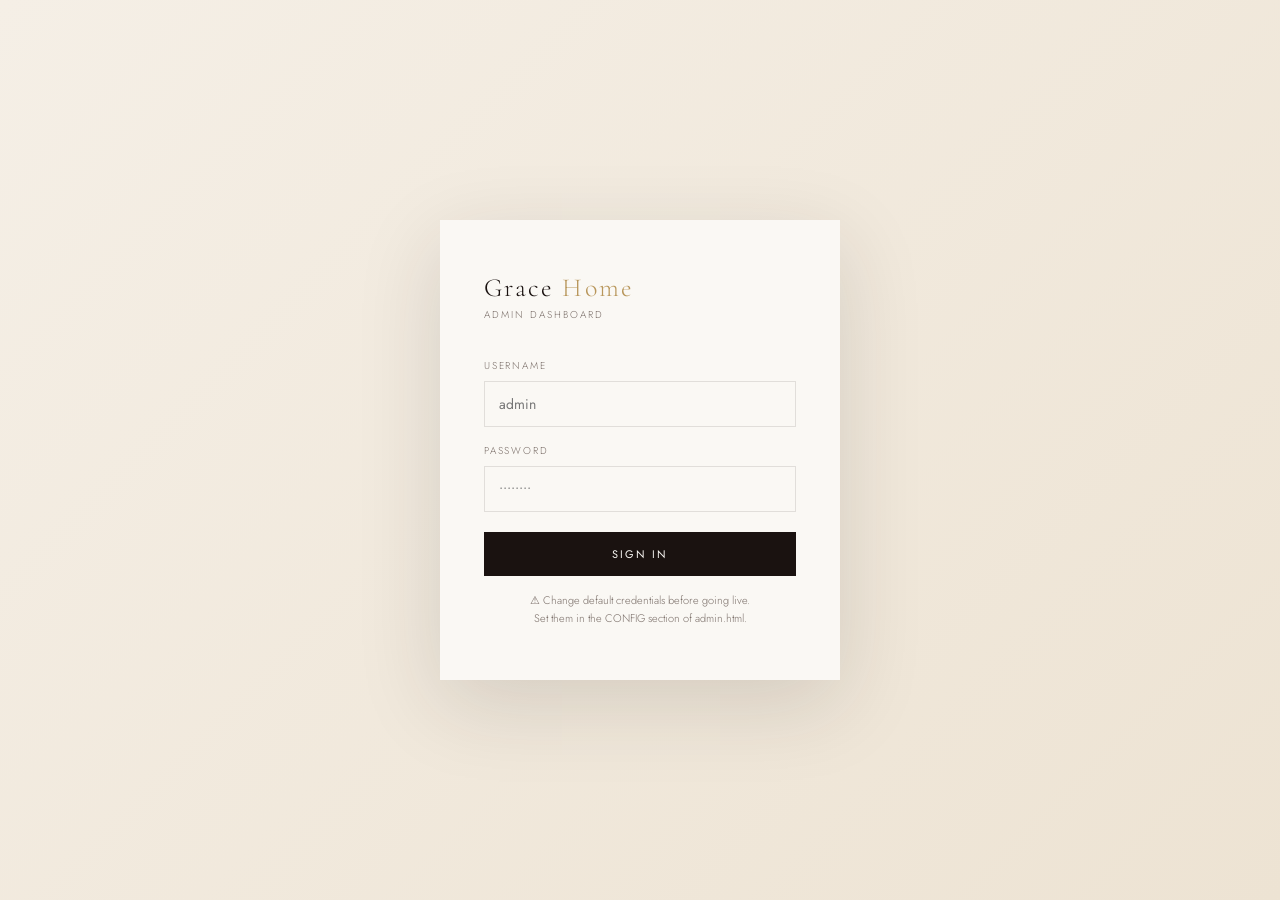
<file: pages/admin.html>
<!DOCTYPE html>
<html lang="en">
<head>
  <meta charset="UTF-8">
  <meta name="viewport" content="width=device-width, initial-scale=1.0">
  <meta name="robots" content="noindex, nofollow">
  <title>Admin — Grace Home Candles</title>
  <link rel="preconnect" href="https://fonts.googleapis.com">
  <link rel="preconnect" href="https://fonts.gstatic.com" crossorigin>
  <link href="https://fonts.googleapis.com/css2?family=Cormorant+Garamond:ital,wght@0,300;0,400;1,300&family=Jost:wght@200;300;400;500&display=swap" rel="stylesheet">
  <style>
/* ── Reset & Base ── */
*,*::before,*::after{box-sizing:border-box;margin:0;padding:0}
html{font-size:15px;-webkit-text-size-adjust:100%}
body{font-family:'Jost','Helvetica Neue',Arial,sans-serif;font-weight:300;background:#F4F1EC;color:#2C2420;min-height:100vh;-webkit-font-smoothing:antialiased}
input,select,textarea,button{font-family:inherit}
a{text-decoration:none;color:inherit}
ul{list-style:none}

/* ── Variables ── */
:root{
  --ivory:#FAF8F4;--cream:#F5F0E8;--gold:#B8965A;--gold-light:#D4AE72;
  --espresso:#1A1210;--charcoal:#2C2420;--muted:#7A6E68;--sand:#D4C4A8;
  --border:rgba(180,160,130,0.2);--border-dark:rgba(44,36,32,0.12);
  --sidebar:220px;--header-h:60px;
  --green:#4CAF82;--red:#C0665A;--orange:#D4884A;--blue:#5A85B8;
  --shadow:0 2px 16px rgba(44,36,32,0.08);
}

/* ── Login Screen ── */
#login-screen{
  position:fixed;inset:0;background:linear-gradient(135deg,#F5EFE6 0%,#EDE3D3 100%);
  display:flex;align-items:center;justify-content:center;z-index:9999;
  transition:opacity 0.4s,visibility 0.4s;
}
#login-screen.hidden{opacity:0;visibility:hidden;pointer-events:none}
.login-box{background:var(--ivory);padding:52px 44px;width:100%;max-width:400px;box-shadow:0 24px 80px rgba(44,36,32,0.14)}
.login-logo{font-family:'Cormorant Garamond',serif;font-size:26px;font-weight:300;letter-spacing:0.08em;color:var(--espresso);margin-bottom:4px}
.login-logo span{color:var(--gold)}
.login-sub{font-size:10px;letter-spacing:0.2em;text-transform:uppercase;color:var(--muted);margin-bottom:36px}
.login-label{display:block;font-size:10px;letter-spacing:0.18em;text-transform:uppercase;color:var(--muted);margin-bottom:8px}
.login-input{width:100%;padding:12px 14px;border:1px solid var(--border-dark);background:transparent;font-size:14px;color:var(--espresso);outline:none;transition:border-color 0.2s;margin-bottom:16px}
.login-input:focus{border-color:var(--gold)}
.login-btn{width:100%;padding:14px;background:var(--espresso);color:var(--ivory);font-size:11px;letter-spacing:0.18em;text-transform:uppercase;border:none;cursor:pointer;transition:background 0.2s;margin-top:4px}
.login-btn:hover{background:var(--gold)}
.login-error{font-size:12px;color:var(--red);margin-top:10px;display:none}
.login-note{font-size:11px;color:var(--muted);margin-top:16px;text-align:center;line-height:1.6}

/* ── App Shell ── */
#app{display:none}
#app.visible{display:flex;min-height:100vh}

/* ── Sidebar ── */
.sidebar{
  width:var(--sidebar);min-height:100vh;background:var(--espresso);
  display:flex;flex-direction:column;flex-shrink:0;position:fixed;top:0;left:0;bottom:0;
  z-index:200;transition:transform 0.3s;
}
.sidebar-logo{
  padding:24px 20px;border-bottom:1px solid rgba(255,255,255,0.07);
  font-family:'Cormorant Garamond',serif;font-size:18px;font-weight:300;
  letter-spacing:0.08em;color:var(--ivory);
}
.sidebar-logo span{color:var(--gold)}
.sidebar-logo small{display:block;font-family:'Jost',sans-serif;font-size:9px;letter-spacing:0.2em;text-transform:uppercase;color:rgba(255,255,255,0.3);margin-top:2px}
.nav-section{padding:20px 0 8px;font-size:9px;letter-spacing:0.22em;text-transform:uppercase;color:rgba(255,255,255,0.25);padding-left:20px}
.nav-item{
  display:flex;align-items:center;gap:10px;padding:11px 20px;
  font-size:12px;letter-spacing:0.06em;color:rgba(255,255,255,0.5);
  cursor:pointer;transition:all 0.2s;border-left:2px solid transparent;
}
.nav-item:hover{color:rgba(255,255,255,0.85);background:rgba(255,255,255,0.04)}
.nav-item.active{color:var(--ivory);border-left-color:var(--gold);background:rgba(255,255,255,0.06)}
.nav-item svg{width:16px;height:16px;flex-shrink:0;stroke-width:1.5}
.sidebar-footer{margin-top:auto;padding:16px 20px;border-top:1px solid rgba(255,255,255,0.07)}
.logout-btn{
  display:flex;align-items:center;gap:8px;font-size:11px;letter-spacing:0.1em;
  color:rgba(255,255,255,0.35);cursor:pointer;transition:color 0.2s;background:none;border:none;
  text-transform:uppercase;
}
.logout-btn:hover{color:var(--red)}
.logout-btn svg{width:15px;height:15px;stroke-width:1.5}

/* ── Main Content ── */
.main{margin-left:var(--sidebar);flex:1;display:flex;flex-direction:column}
.topbar{
  height:var(--header-h);background:var(--ivory);border-bottom:1px solid var(--border);
  display:flex;align-items:center;justify-content:space-between;
  padding:0 28px;position:sticky;top:0;z-index:100;
}
.topbar-title{font-family:'Cormorant Garamond',serif;font-size:20px;font-weight:300;color:var(--espresso)}
.topbar-right{display:flex;align-items:center;gap:16px}
.topbar-date{font-size:11px;color:var(--muted);letter-spacing:0.06em}
.refresh-btn{
  display:flex;align-items:center;gap:6px;padding:8px 14px;border:1px solid var(--border-dark);
  background:transparent;font-size:10px;letter-spacing:0.15em;text-transform:uppercase;
  color:var(--muted);cursor:pointer;transition:all 0.2s;
}
.refresh-btn:hover{background:var(--cream);color:var(--espresso)}
.refresh-btn svg{width:14px;height:14px;stroke-width:1.5}
.refresh-btn.spinning svg{animation:spin 0.8s linear infinite}
@keyframes spin{to{transform:rotate(360deg)}}
.content{padding:28px;flex:1}

/* ── Pages ── */
.page{display:none}
.page.active{display:block}

/* ── Stats Grid ── */
.stats-grid{display:grid;grid-template-columns:repeat(4,1fr);gap:16px;margin-bottom:28px}
.stat-card{background:var(--ivory);padding:24px 22px;border:1px solid var(--border);position:relative;overflow:hidden}
.stat-card::before{content:'';position:absolute;top:0;left:0;right:0;height:2px;background:var(--gold);transform:scaleX(0);transform-origin:left;transition:transform 0.3s}
.stat-card:hover::before{transform:scaleX(1)}
.stat-label{font-size:9px;letter-spacing:0.22em;text-transform:uppercase;color:var(--muted);margin-bottom:10px}
.stat-value{font-family:'Cormorant Garamond',serif;font-size:34px;font-weight:300;color:var(--espresso);line-height:1}
.stat-sub{font-size:11px;color:var(--muted);margin-top:6px}
.stat-trend{font-size:10px;font-weight:500;letter-spacing:0.05em}
.stat-trend.up{color:var(--green)}.stat-trend.down{color:var(--red)}

/* ── Chart ── */
.chart-row{display:grid;grid-template-columns:2fr 1fr;gap:16px;margin-bottom:28px}
.chart-card{background:var(--ivory);border:1px solid var(--border);padding:24px}
.card-title{font-size:11px;letter-spacing:0.15em;text-transform:uppercase;color:var(--muted);margin-bottom:20px}
.chart-bars{display:flex;align-items:flex-end;gap:8px;height:120px}
.chart-bar-wrap{flex:1;display:flex;flex-direction:column;align-items:center;gap:6px}
.chart-bar{width:100%;background:var(--gold);border-radius:1px 1px 0 0;transition:height 0.6s cubic-bezier(0.34,1.56,0.64,1);min-height:2px;cursor:pointer;position:relative}
.chart-bar:hover{background:var(--espresso)}
.chart-bar-tooltip{
  position:absolute;bottom:calc(100% + 8px);left:50%;transform:translateX(-50%);
  background:var(--espresso);color:var(--ivory);font-size:10px;padding:4px 8px;
  white-space:nowrap;opacity:0;transition:opacity 0.2s;pointer-events:none;
}
.chart-bar:hover .chart-bar-tooltip{opacity:1}
.chart-label{font-size:9px;color:var(--muted);letter-spacing:0.05em}

/* Donut */
.donut-wrap{display:flex;align-items:center;gap:20px;flex-wrap:wrap}
.donut-legend{display:flex;flex-direction:column;gap:10px;flex:1}
.donut-legend-item{display:flex;align-items:center;gap:8px;font-size:11px;color:var(--muted)}
.donut-dot{width:8px;height:8px;border-radius:50%;flex-shrink:0}

/* ── Table ── */
.table-card{background:var(--ivory);border:1px solid var(--border);margin-bottom:20px}
.table-header{
  padding:16px 20px;border-bottom:1px solid var(--border);
  display:flex;align-items:center;justify-content:space-between;flex-wrap:wrap;gap:12px;
}
.table-title{font-size:11px;letter-spacing:0.15em;text-transform:uppercase;color:var(--muted)}
.table-controls{display:flex;align-items:center;gap:10px;flex-wrap:wrap}
.search-input{
  padding:7px 12px;border:1px solid var(--border-dark);background:transparent;
  font-size:12px;color:var(--espresso);outline:none;width:200px;transition:border-color 0.2s;
}
.search-input:focus{border-color:var(--gold)}
.filter-select{
  padding:7px 10px;border:1px solid var(--border-dark);background:var(--ivory);
  font-size:11px;color:var(--charcoal);outline:none;cursor:pointer;
}
.export-btn{
  padding:7px 14px;background:var(--espresso);color:var(--ivory);font-size:10px;
  letter-spacing:0.15em;text-transform:uppercase;border:none;cursor:pointer;transition:background 0.2s;
}
.export-btn:hover{background:var(--gold)}
.data-table{width:100%;border-collapse:collapse}
.data-table th{
  padding:10px 16px;font-size:9px;letter-spacing:0.18em;text-transform:uppercase;
  color:var(--muted);text-align:left;border-bottom:1px solid var(--border);
  background:var(--cream);font-weight:400;white-space:nowrap;
}
.data-table td{
  padding:12px 16px;font-size:12px;color:var(--charcoal);
  border-bottom:1px solid var(--border);vertical-align:middle;
}
.data-table tr:last-child td{border-bottom:none}
.data-table tbody tr{transition:background 0.15s;cursor:pointer}
.data-table tbody tr:hover{background:var(--cream)}

/* ── Badges ── */
.status-badge{
  display:inline-flex;align-items:center;gap:5px;
  padding:3px 9px;font-size:9px;letter-spacing:0.1em;text-transform:uppercase;font-weight:500;
}
.status-badge::before{content:'';width:5px;height:5px;border-radius:50%;flex-shrink:0}
.badge-pending    {color:#B8700A;background:#FFF8E6}.badge-pending::before    {background:#D4884A}
.badge-confirmed  {color:#1565C0;background:#EEF4FF}.badge-confirmed::before  {background:#5A85B8}
.badge-processing {color:#6A1B9A;background:#F5EEFF}.badge-processing::before {background:#9C5BC4}
.badge-dispatched {color:#1B5E20;background:#EDFFF3}.badge-dispatched::before {background:#4CAF82}
.badge-delivered  {color:var(--espresso);background:var(--cream)}.badge-delivered::before{background:var(--gold)}
.badge-cancelled  {color:var(--red);background:#FFF0EE}.badge-cancelled::before{background:var(--red)}
.badge-paid       {color:#1B5E20;background:#EDFFF3}.badge-paid::before       {background:var(--green)}
.badge-failed     {color:var(--red);background:#FFF0EE}.badge-failed::before   {background:var(--red)}
.badge-refunded   {color:var(--muted);background:var(--cream)}.badge-refunded::before{background:var(--muted)}
.badge-new        {color:#1565C0;background:#EEF4FF}.badge-new::before        {background:var(--blue)}
.badge-read       {color:var(--muted);background:var(--cream)}.badge-read::before{background:var(--sand)}

/* ── Pagination ── */
.pagination{
  display:flex;align-items:center;justify-content:space-between;
  padding:12px 16px;border-top:1px solid var(--border);font-size:11px;color:var(--muted);
}
.page-btns{display:flex;gap:4px}
.page-btn{
  padding:5px 10px;border:1px solid var(--border-dark);background:transparent;
  font-size:11px;color:var(--muted);cursor:pointer;transition:all 0.15s;
}
.page-btn:hover,.page-btn.active{background:var(--espresso);color:var(--ivory);border-color:var(--espresso)}
.page-btn:disabled{opacity:0.4;cursor:not-allowed}

/* ── Modal ── */
.modal-overlay{
  position:fixed;inset:0;background:rgba(26,18,16,0.55);z-index:500;
  display:flex;align-items:center;justify-content:center;padding:20px;
  opacity:0;visibility:hidden;transition:all 0.3s;
}
.modal-overlay.open{opacity:1;visibility:visible}
.modal{
  background:var(--ivory);width:100%;max-width:640px;max-height:90vh;
  overflow-y:auto;box-shadow:0 32px 80px rgba(44,36,32,0.2);
  transform:translateY(20px);transition:transform 0.3s;
}
.modal-overlay.open .modal{transform:translateY(0)}
.modal-header{
  padding:20px 24px;border-bottom:1px solid var(--border);
  display:flex;align-items:center;justify-content:space-between;position:sticky;top:0;background:var(--ivory);z-index:1;
}
.modal-title{font-family:'Cormorant Garamond',serif;font-size:20px;font-weight:300;color:var(--espresso)}
.modal-close{width:32px;height:32px;display:flex;align-items:center;justify-content:center;cursor:pointer;color:var(--muted);transition:color 0.2s;border:none;background:none}
.modal-close:hover{color:var(--espresso)}
.modal-body{padding:24px}
.detail-row{display:flex;justify-content:space-between;padding:10px 0;border-bottom:1px solid var(--border);font-size:13px}
.detail-row:last-child{border:none}
.detail-label{color:var(--muted);text-transform:uppercase;font-size:10px;letter-spacing:0.12em}
.detail-value{color:var(--espresso);font-weight:400;text-align:right;max-width:60%}
.modal-section{margin-bottom:24px}
.modal-section-title{font-size:10px;letter-spacing:0.2em;text-transform:uppercase;color:var(--gold);margin-bottom:14px}
.action-row{display:flex;gap:10px;flex-wrap:wrap;margin-top:20px;padding-top:20px;border-top:1px solid var(--border)}
.action-select{
  flex:1;padding:10px 12px;border:1px solid var(--border-dark);background:var(--ivory);
  font-size:12px;color:var(--charcoal);outline:none;
}
.action-btn{
  padding:10px 20px;background:var(--espresso);color:var(--ivory);font-size:10px;
  letter-spacing:0.15em;text-transform:uppercase;border:none;cursor:pointer;transition:background 0.2s;
}
.action-btn:hover{background:var(--gold)}

/* ── Misc ── */
.empty-state{padding:60px;text-align:center;color:var(--muted)}
.empty-state svg{width:40px;height:40px;margin:0 auto 16px;display:block;opacity:0.3}
.empty-state p{font-size:14px}
.loading-row td{text-align:center;padding:40px;color:var(--muted);font-size:13px}
.skeleton{background:linear-gradient(90deg,var(--cream) 25%,var(--cashmere,#EDE5D8) 50%,var(--cream) 75%);background-size:200% 100%;animation:shimmer 1.5s infinite}
@keyframes shimmer{0%{background-position:200% 0}100%{background-position:-200% 0}}
.toast-admin{
  position:fixed;bottom:24px;right:24px;z-index:600;
  background:var(--espresso);color:var(--ivory);padding:12px 20px;font-size:12px;
  box-shadow:0 8px 32px rgba(44,36,32,0.2);border-left:3px solid var(--gold);
  transform:translateX(120%);transition:transform 0.3s;max-width:300px;
}
.toast-admin.show{transform:translateX(0)}
.toast-admin.success{border-left-color:var(--green)}
.toast-admin.error{border-left-color:var(--red)}

/* Products page */
.product-row-img{width:44px;height:56px;object-fit:cover;background:var(--cream)}
.inline-edit{border:none;background:transparent;font-size:12px;font-family:inherit;color:var(--charcoal);width:80px;text-align:center}
.inline-edit:focus{outline:1px solid var(--gold);background:white}

/* Analytics cards */
.analytics-row{display:grid;grid-template-columns:1fr 1fr;gap:16px;margin-bottom:20px}
.kpi-card{background:var(--ivory);border:1px solid var(--border);padding:20px}
.kpi-label{font-size:10px;letter-spacing:0.15em;text-transform:uppercase;color:var(--muted);margin-bottom:8px}
.kpi-val{font-family:'Cormorant Garamond',serif;font-size:28px;font-weight:300;color:var(--espresso)}

/* Responsive */
@media(max-width:900px){
  .sidebar{transform:translateX(-100%)}
  .sidebar.mob-open{transform:translateX(0)}
  .main{margin-left:0}
  .stats-grid{grid-template-columns:1fr 1fr}
  .chart-row{grid-template-columns:1fr}
  .analytics-row{grid-template-columns:1fr}
}
@media(max-width:600px){
  .stats-grid{grid-template-columns:1fr}
  .content{padding:16px}
}
  </style>
</head>
<body>

<!-- ═══════════════════════════════════════════════════════════
     LOGIN SCREEN
═══════════════════════════════════════════════════════════ -->
<div id="login-screen">
  <div class="login-box">
    <div class="login-logo">Grace <span>Home</span></div>
    <div class="login-sub">Admin Dashboard</div>
    <label class="login-label" for="admin-user">Username</label>
    <input type="text" id="admin-user" class="login-input" placeholder="admin" autocomplete="username" spellcheck="false">
    <label class="login-label" for="admin-pass">Password</label>
    <input type="password" id="admin-pass" class="login-input" placeholder="••••••••" autocomplete="current-password">
    <button class="login-btn" id="login-btn">Sign In</button>
    <p class="login-error" id="login-error">Incorrect credentials. Please try again.</p>
    <p class="login-note">⚠ Change default credentials before going live.<br>Set them in the CONFIG section of admin.html.</p>
  </div>
</div>

<!-- ═══════════════════════════════════════════════════════════
     APP SHELL
═══════════════════════════════════════════════════════════ -->
<div id="app">

  <!-- Sidebar -->
  <aside class="sidebar" id="sidebar">
    <div class="sidebar-logo">
      Grace <span>Home</span>
      <small>Admin Panel</small>
    </div>

    <div class="nav-section">Main</div>
    <div class="nav-item active" data-page="dashboard">
      <svg xmlns="http://www.w3.org/2000/svg" fill="none" viewBox="0 0 24 24" stroke="currentColor"><path stroke-linecap="round" stroke-linejoin="round" d="M3.75 6A2.25 2.25 0 016 3.75h2.25A2.25 2.25 0 0110.5 6v2.25a2.25 2.25 0 01-2.25 2.25H6a2.25 2.25 0 01-2.25-2.25V6zM3.75 15.75A2.25 2.25 0 016 13.5h2.25a2.25 2.25 0 012.25 2.25V18a2.25 2.25 0 01-2.25 2.25H6A2.25 2.25 0 013.75 18v-2.25zM13.5 6a2.25 2.25 0 012.25-2.25H18A2.25 2.25 0 0120.25 6v2.25A2.25 2.25 0 0118 10.5h-2.25a2.25 2.25 0 01-2.25-2.25V6zM13.5 15.75a2.25 2.25 0 012.25-2.25H18a2.25 2.25 0 012.25 2.25V18A2.25 2.25 0 0118 20.25h-2.25A2.25 2.25 0 0113.5 18v-2.25z"/></svg>
      Dashboard
    </div>
    <div class="nav-item" data-page="orders">
      <svg xmlns="http://www.w3.org/2000/svg" fill="none" viewBox="0 0 24 24" stroke="currentColor"><path stroke-linecap="round" stroke-linejoin="round" d="M15.75 10.5V6a3.75 3.75 0 10-7.5 0v4.5m11.356-1.993l1.263 12c.07.665-.45 1.243-1.119 1.243H4.25a1.125 1.125 0 01-1.12-1.243l1.264-12A1.125 1.125 0 015.513 7.5h12.974c.576 0 1.059.435 1.119 1.007z"/></svg>
      Orders
      <span id="nav-orders-badge" style="margin-left:auto;background:var(--gold);color:var(--ivory);font-size:9px;padding:2px 7px;border-radius:10px;display:none"></span>
    </div>
    <div class="nav-item" data-page="products">
      <svg xmlns="http://www.w3.org/2000/svg" fill="none" viewBox="0 0 24 24" stroke="currentColor"><path stroke-linecap="round" stroke-linejoin="round" d="M15.362 5.214A8.252 8.252 0 0112 21 8.25 8.25 0 016.038 7.048 8.287 8.287 0 009 9.6a8.983 8.983 0 013.361-6.867 8.21 8.21 0 003 2.48z"/><path stroke-linecap="round" stroke-linejoin="round" d="M12 18a3.75 3.75 0 00.495-7.467 5.99 5.99 0 00-1.925 3.546 5.974 5.974 0 01-2.133-1A3.75 3.75 0 0012 18z"/></svg>
      Products
    </div>
    <div class="nav-item" data-page="messages">
      <svg xmlns="http://www.w3.org/2000/svg" fill="none" viewBox="0 0 24 24" stroke="currentColor"><path stroke-linecap="round" stroke-linejoin="round" d="M21.75 6.75v10.5a2.25 2.25 0 01-2.25 2.25h-15a2.25 2.25 0 01-2.25-2.25V6.75m19.5 0A2.25 2.25 0 0019.5 4.5h-15a2.25 2.25 0 00-2.25 2.25m19.5 0v.243a2.25 2.25 0 01-1.07 1.916l-7.5 4.615a2.25 2.25 0 01-2.36 0L3.32 8.91a2.25 2.25 0 01-1.07-1.916V6.75"/></svg>
      Messages
      <span id="nav-msg-badge" style="margin-left:auto;background:var(--red);color:var(--ivory);font-size:9px;padding:2px 7px;border-radius:10px;display:none"></span>
    </div>
    <div class="nav-item" data-page="subscribers">
      <svg xmlns="http://www.w3.org/2000/svg" fill="none" viewBox="0 0 24 24" stroke="currentColor"><path stroke-linecap="round" stroke-linejoin="round" d="M18 18.72a9.094 9.094 0 003.741-.479 3 3 0 00-4.682-2.72m.94 3.198l.001.031c0 .225-.012.447-.037.666A11.944 11.944 0 0112 21c-2.17 0-4.207-.576-5.963-1.584A6.062 6.062 0 016 18.719m12 0a5.971 5.971 0 00-.941-3.197m0 0A5.995 5.995 0 0012 12.75a5.995 5.995 0 00-5.058 2.772m0 0a3 3 0 00-4.681 2.72 8.986 8.986 0 003.74.477m.94-3.197a5.971 5.971 0 00-.94 3.197M15 6.75a3 3 0 11-6 0 3 3 0 016 0zm6 3a2.25 2.25 0 11-4.5 0 2.25 2.25 0 014.5 0zm-13.5 0a2.25 2.25 0 11-4.5 0 2.25 2.25 0 014.5 0z"/></svg>
      Subscribers
    </div>

    <div class="nav-section">Settings</div>
    <div class="nav-item" data-page="analytics">
      <svg xmlns="http://www.w3.org/2000/svg" fill="none" viewBox="0 0 24 24" stroke="currentColor"><path stroke-linecap="round" stroke-linejoin="round" d="M3 13.125C3 12.504 3.504 12 4.125 12h2.25c.621 0 1.125.504 1.125 1.125v6.75C7.5 20.496 6.996 21 6.375 21h-2.25A1.125 1.125 0 013 19.875v-6.75zM9.75 8.625c0-.621.504-1.125 1.125-1.125h2.25c.621 0 1.125.504 1.125 1.125v11.25c0 .621-.504 1.125-1.125 1.125h-2.25a1.125 1.125 0 01-1.125-1.125V8.625zM16.5 4.125c0-.621.504-1.125 1.125-1.125h2.25C20.496 3 21 3.504 21 4.125v15.75c0 .621-.504 1.125-1.125 1.125h-2.25a1.125 1.125 0 01-1.125-1.125V4.125z"/></svg>
      Analytics
    </div>
    <a href="../index.html" target="_blank" class="nav-item" style="text-decoration:none">
      <svg xmlns="http://www.w3.org/2000/svg" fill="none" viewBox="0 0 24 24" stroke="currentColor"><path stroke-linecap="round" stroke-linejoin="round" d="M13.5 6H5.25A2.25 2.25 0 003 8.25v10.5A2.25 2.25 0 005.25 21h10.5A2.25 2.25 0 0018 18.75V10.5m-10.5 6L21 3m0 0h-5.25M21 3v5.25"/></svg>
      View Store
    </a>

    <div class="sidebar-footer">
      <button class="logout-btn" id="logout-btn">
        <svg xmlns="http://www.w3.org/2000/svg" fill="none" viewBox="0 0 24 24" stroke="currentColor"><path stroke-linecap="round" stroke-linejoin="round" d="M15.75 9V5.25A2.25 2.25 0 0013.5 3h-6a2.25 2.25 0 00-2.25 2.25v13.5A2.25 2.25 0 007.5 21h6a2.25 2.25 0 002.25-2.25V15m3 0l3-3m0 0l-3-3m3 3H9"/></svg>
        Sign Out
      </button>
    </div>
  </aside>

  <!-- Main -->
  <div class="main">
    <div class="topbar">
      <div style="display:flex;align-items:center;gap:14px">
        <button id="mob-menu-btn" style="display:none;background:none;border:none;cursor:pointer;padding:4px" aria-label="Menu">
          <svg style="width:20px;height:20px" xmlns="http://www.w3.org/2000/svg" fill="none" viewBox="0 0 24 24" stroke="currentColor"><path stroke-linecap="round" stroke-linejoin="round" stroke-width="1.5" d="M3.75 6.75h16.5M3.75 12h16.5m-16.5 5.25h16.5"/></svg>
        </button>
        <span class="topbar-title" id="topbar-title">Dashboard</span>
      </div>
      <div class="topbar-right">
        <span class="topbar-date" id="topbar-date"></span>
        <button class="refresh-btn" id="refresh-btn">
          <svg xmlns="http://www.w3.org/2000/svg" fill="none" viewBox="0 0 24 24" stroke="currentColor"><path stroke-linecap="round" stroke-linejoin="round" d="M16.023 9.348h4.992v-.001M2.985 19.644v-4.992m0 0h4.992m-4.993 0l3.181 3.183a8.25 8.25 0 0013.803-3.7M4.031 9.865a8.25 8.25 0 0113.803-3.7l3.181 3.182m0-4.991v4.99"/></svg>
          Refresh
        </button>
      </div>
    </div>

    <div class="content">

      <!-- ── DASHBOARD ─────────────────────────────── -->
      <div class="page active" id="page-dashboard">
        <div class="stats-grid" id="stats-grid">
          <div class="stat-card skeleton" style="height:100px"></div>
          <div class="stat-card skeleton" style="height:100px"></div>
          <div class="stat-card skeleton" style="height:100px"></div>
          <div class="stat-card skeleton" style="height:100px"></div>
        </div>
        <div class="chart-row">
          <div class="chart-card">
            <div class="card-title">Revenue — Last 7 Days</div>
            <div class="chart-bars" id="revenue-chart"></div>
            <div style="display:flex;gap:8px;margin-top:8px" id="revenue-labels"></div>
          </div>
          <div class="chart-card">
            <div class="card-title">Orders by Status</div>
            <div class="donut-wrap">
              <canvas id="donut-canvas" width="110" height="110"></canvas>
              <div class="donut-legend" id="donut-legend"></div>
            </div>
          </div>
        </div>
        <!-- Recent orders -->
        <div class="table-card">
          <div class="table-header">
            <span class="table-title">Recent Orders</span>
            <button class="export-btn" onclick="Admin.goPage('orders')">View All</button>
          </div>
          <table class="data-table">
            <thead><tr>
              <th>Order ID</th><th>Customer</th><th>Amount</th><th>Status</th><th>Payment</th><th>Date</th>
            </tr></thead>
            <tbody id="recent-orders-body">
              <tr class="loading-row"><td colspan="6">Loading...</td></tr>
            </tbody>
          </table>
        </div>
      </div>

      <!-- ── ORDERS ─────────────────────────────────── -->
      <div class="page" id="page-orders">
        <div class="table-card">
          <div class="table-header">
            <span class="table-title">All Orders</span>
            <div class="table-controls">
              <input type="search" class="search-input" id="orders-search" placeholder="Search name, email, ID...">
              <select class="filter-select" id="orders-status-filter">
                <option value="">All Statuses</option>
                <option value="pending">Pending</option>
                <option value="confirmed">Confirmed</option>
                <option value="processing">Processing</option>
                <option value="dispatched">Dispatched</option>
                <option value="delivered">Delivered</option>
                <option value="cancelled">Cancelled</option>
              </select>
              <select class="filter-select" id="orders-payment-filter">
                <option value="">All Payments</option>
                <option value="paid">Paid</option>
                <option value="pending">Pending</option>
                <option value="failed">Failed</option>
              </select>
              <button class="export-btn" onclick="Admin.exportOrdersCSV()">↓ CSV</button>
            </div>
          </div>
          <table class="data-table">
            <thead><tr>
              <th>Order ID</th><th>Customer</th><th>Phone</th><th>City</th>
              <th>Amount</th><th>Shipping</th><th>Status</th><th>Payment</th><th>Date</th><th>Action</th>
            </tr></thead>
            <tbody id="orders-body">
              <tr class="loading-row"><td colspan="10">Loading orders...</td></tr>
            </tbody>
          </table>
          <div class="pagination" id="orders-pagination"></div>
        </div>
      </div>

      <!-- ── PRODUCTS ───────────────────────────────── -->
      <div class="page" id="page-products">
        <div class="table-card">
          <div class="table-header">
            <span class="table-title">Products</span>
            <div class="table-controls">
              <button class="export-btn" onclick="Admin.toggleProduct()">Toggle Active</button>
            </div>
          </div>
          <table class="data-table">
            <thead><tr>
              <th></th><th>Product</th><th>Fragrance Notes</th><th>Sale Price (₹)</th>
              <th>Original (₹)</th><th>Burn Time</th><th>Badges</th><th>Active</th>
            </tr></thead>
            <tbody id="products-body">
              <tr class="loading-row"><td colspan="8">Loading products...</td></tr>
            </tbody>
          </table>
        </div>
        <p style="font-size:11px;color:var(--muted);padding:12px 4px">
          * Price edits require Supabase dashboard or a server-side admin API (service_role key). Inline editing coming in v2.
        </p>
      </div>

      <!-- ── MESSAGES ───────────────────────────────── -->
      <div class="page" id="page-messages">
        <div class="table-card">
          <div class="table-header">
            <span class="table-title">Contact Messages</span>
            <div class="table-controls">
              <select class="filter-select" id="msg-filter">
                <option value="">All</option>
                <option value="false">Unread</option>
                <option value="true">Read</option>
              </select>
            </div>
          </div>
          <table class="data-table">
            <thead><tr>
              <th>Name</th><th>Email</th><th>Subject</th><th>Message</th><th>Status</th><th>Date</th><th>Action</th>
            </tr></thead>
            <tbody id="messages-body">
              <tr class="loading-row"><td colspan="7">Loading messages...</td></tr>
            </tbody>
          </table>
          <div class="pagination" id="messages-pagination"></div>
        </div>
      </div>

      <!-- ── SUBSCRIBERS ────────────────────────────── -->
      <div class="page" id="page-subscribers">
        <div class="table-card">
          <div class="table-header">
            <span class="table-title">Newsletter Subscribers</span>
            <div class="table-controls">
              <button class="export-btn" onclick="Admin.exportSubscribersCSV()">↓ Export CSV</button>
            </div>
          </div>
          <table class="data-table">
            <thead><tr>
              <th>#</th><th>Email</th><th>Status</th><th>Subscribed On</th>
            </tr></thead>
            <tbody id="subscribers-body">
              <tr class="loading-row"><td colspan="4">Loading...</td></tr>
            </tbody>
          </table>
          <div class="pagination" id="subscribers-pagination"></div>
        </div>
      </div>

      <!-- ── ANALYTICS ──────────────────────────────── -->
      <div class="page" id="page-analytics">
        <div class="analytics-row" id="analytics-kpis"></div>
        <div class="chart-card" style="margin-bottom:20px">
          <div class="card-title">Top Products by Revenue</div>
          <div id="product-bars" style="display:flex;flex-direction:column;gap:12px;padding-top:8px"></div>
        </div>
        <div class="chart-card">
          <div class="card-title">Orders by State</div>
          <div id="state-bars" style="display:flex;flex-direction:column;gap:10px;padding-top:8px"></div>
        </div>
      </div>

    </div><!-- /content -->
  </div><!-- /main -->
</div><!-- /app -->

<!-- Order Detail Modal -->
<div class="modal-overlay" id="order-modal" role="dialog" aria-modal="true" aria-labelledby="modal-title">
  <div class="modal">
    <div class="modal-header">
      <span class="modal-title" id="modal-title">Order Details</span>
      <button class="modal-close" onclick="Admin.closeModal()" aria-label="Close">
        <svg xmlns="http://www.w3.org/2000/svg" fill="none" viewBox="0 0 24 24" stroke="currentColor" style="width:18px;height:18px"><path stroke-linecap="round" stroke-linejoin="round" stroke-width="1.5" d="M6 18L18 6M6 6l12 12"/></svg>
      </button>
    </div>
    <div class="modal-body" id="modal-body"></div>
  </div>
</div>

<!-- Toast -->
<div class="toast-admin" id="admin-toast"></div>

<!-- ═══════════════════════════════════════════════════════════
     ADMIN JAVASCRIPT
═══════════════════════════════════════════════════════════ -->
<script>
'use strict';

/* ── CONFIG — CHANGE THESE ─────────────────────────────────── */
const ADMIN_CONFIG = {
  USERNAME:     'admin',
  PASSWORD:     'GraceHome@2025',   // ← CHANGE BEFORE GOING LIVE
  SESSION_KEY:  'gh_admin_session',
  SESSION_TTL:  8 * 60 * 60 * 1000, // 8 hours in ms
  SUPABASE_URL: 'YOUR_SUPABASE_URL',
  SUPABASE_KEY: 'YOUR_SUPABASE_ANON_KEY',
  PAGE_SIZE:    20,
};

/* ── SUPABASE ───────────────────────────────────────────────── */
const DB = {
  async get(endpoint) {
    if (ADMIN_CONFIG.SUPABASE_URL === 'YOUR_SUPABASE_URL') return null;
    const res = await fetch(`${ADMIN_CONFIG.SUPABASE_URL}/rest/v1/${endpoint}`, {
      headers: {
        'apikey': ADMIN_CONFIG.SUPABASE_KEY,
        'Authorization': `Bearer ${ADMIN_CONFIG.SUPABASE_KEY}`
      }
    });
    if (!res.ok) throw new Error(`DB error ${res.status}`);
    return res.json();
  },
  async patch(endpoint, body) {
    if (ADMIN_CONFIG.SUPABASE_URL === 'YOUR_SUPABASE_URL') return null;
    const res = await fetch(`${ADMIN_CONFIG.SUPABASE_URL}/rest/v1/${endpoint}`, {
      method: 'PATCH',
      headers: {
        'Content-Type': 'application/json',
        'apikey': ADMIN_CONFIG.SUPABASE_KEY,
        'Authorization': `Bearer ${ADMIN_CONFIG.SUPABASE_KEY}`,
        'Prefer': 'return=representation'
      },
      body: JSON.stringify(body)
    });
    if (!res.ok) throw new Error(`Patch error ${res.status}`);
    return res.json();
  }
};

/* ── SECURITY HELPERS ───────────────────────────────────────── */
function esc(str) {
  if (typeof str !== 'string') return String(str || '');
  return str.replace(/&/g,'&amp;').replace(/</g,'&lt;').replace(/>/g,'&gt;').replace(/"/g,'&quot;');
}
function fmtINR(n) { return '₹' + Number(n||0).toLocaleString('en-IN'); }
function fmtDate(d) {
  if (!d) return '—';
  return new Date(d).toLocaleDateString('en-IN',{day:'2-digit',month:'short',year:'numeric',hour:'2-digit',minute:'2-digit'});
}
function fmtDateShort(d) {
  if (!d) return '—';
  return new Date(d).toLocaleDateString('en-IN',{day:'2-digit',month:'short'});
}
function statusBadge(s) {
  return `<span class="status-badge badge-${esc(s||'pending')}">${esc(s||'pending')}</span>`;
}
function toast(msg, type='info') {
  const el = document.getElementById('admin-toast');
  el.textContent = msg;
  el.className = `toast-admin show ${type}`;
  clearTimeout(el._t);
  el._t = setTimeout(() => el.classList.remove('show'), 3200);
}

/* ── AUTH ───────────────────────────────────────────────────── */
const Auth = {
  check() {
    try {
      const s = sessionStorage.getItem(ADMIN_CONFIG.SESSION_KEY);
      if (!s) return false;
      const { ts } = JSON.parse(s);
      return (Date.now() - ts) < ADMIN_CONFIG.SESSION_TTL;
    } catch { return false; }
  },
  login(user, pass) {
    // Simple credential check — replace with server-side auth in production
    if (user === ADMIN_CONFIG.USERNAME && pass === ADMIN_CONFIG.PASSWORD) {
      sessionStorage.setItem(ADMIN_CONFIG.SESSION_KEY, JSON.stringify({ ts: Date.now() }));
      return true;
    }
    return false;
  },
  logout() {
    sessionStorage.removeItem(ADMIN_CONFIG.SESSION_KEY);
    location.reload();
  }
};

/* ── MAIN ADMIN OBJECT ──────────────────────────────────────── */
const Admin = {
  currentPage: 'dashboard',
  allOrders: [], allMessages: [], allSubscribers: [], allProducts: [],
  ordersPage: 1, messagesPage: 1, subscribersPage: 1,

  /* ── Init ── */
  async init() {
    if (Auth.check()) {
      this.showApp();
    } else {
      this.setupLogin();
    }
  },

  setupLogin() {
    const btn  = document.getElementById('login-btn');
    const err  = document.getElementById('login-error');
    const user = document.getElementById('admin-user');
    const pass = document.getElementById('admin-pass');

    const attempt = () => {
      if (Auth.login(user.value.trim(), pass.value)) {
        document.getElementById('login-screen').classList.add('hidden');
        this.showApp();
      } else {
        err.style.display = 'block';
        pass.value = '';
        pass.focus();
        // Brute-force delay
        btn.disabled = true;
        setTimeout(() => btn.disabled = false, 2000);
      }
    };

    btn.addEventListener('click', attempt);
    [user, pass].forEach(el => el.addEventListener('keydown', e => { if (e.key === 'Enter') attempt(); }));
  },

  showApp() {
    document.getElementById('login-screen').classList.add('hidden');
    document.getElementById('app').classList.add('visible');
    document.getElementById('app').style.display = 'flex';

    // Topbar date
    document.getElementById('topbar-date').textContent =
      new Date().toLocaleDateString('en-IN', { weekday:'short', day:'2-digit', month:'short', year:'numeric' });

    // Nav clicks
    document.querySelectorAll('.nav-item[data-page]').forEach(item => {
      item.addEventListener('click', () => this.goPage(item.dataset.page));
    });

    // Refresh
    document.getElementById('refresh-btn').addEventListener('click', () => this.loadCurrentPage());
    document.getElementById('logout-btn').addEventListener('click', () => Auth.logout());

    // Modal close on overlay click
    document.getElementById('order-modal').addEventListener('click', e => {
      if (e.target === e.currentTarget) this.closeModal();
    });

    // Mobile menu
    const mobBtn = document.getElementById('mob-menu-btn');
    if (mobBtn) {
      mobBtn.style.display = 'flex';
      mobBtn.addEventListener('click', () => {
        document.getElementById('sidebar').classList.toggle('mob-open');
      });
    }

    // Filters / search
    document.getElementById('orders-search').addEventListener('input', () => { this.ordersPage = 1; this.renderOrders(); });
    document.getElementById('orders-status-filter').addEventListener('change', () => { this.ordersPage = 1; this.renderOrders(); });
    document.getElementById('orders-payment-filter').addEventListener('change', () => { this.ordersPage = 1; this.renderOrders(); });
    document.getElementById('msg-filter').addEventListener('change', () => { this.messagesPage = 1; this.renderMessages(); });

    this.loadAll();
  },

  async loadAll() {
    const btn = document.getElementById('refresh-btn');
    btn.classList.add('spinning');
    try {
      await Promise.all([
        this.fetchOrders(),
        this.fetchProducts(),
        this.fetchMessages(),
        this.fetchSubscribers()
      ]);
      this.renderDashboard();
      this.renderOrders();
      this.renderProducts();
      this.renderMessages();
      this.renderSubscribers();
      this.renderAnalytics();
    } catch (e) {
      toast('Failed to load data. Check Supabase config.', 'error');
    } finally {
      btn.classList.remove('spinning');
    }
  },

  loadCurrentPage() {
    this.loadAll();
    toast('Refreshed', 'success');
  },

  goPage(page) {
    document.querySelectorAll('.page').forEach(p => p.classList.remove('active'));
    document.querySelectorAll('.nav-item[data-page]').forEach(n => n.classList.remove('active'));
    document.getElementById(`page-${page}`).classList.add('active');
    document.querySelector(`.nav-item[data-page="${page}"]`)?.classList.add('active');
    document.getElementById('topbar-title').textContent =
      { dashboard:'Dashboard', orders:'Orders', products:'Products', messages:'Messages', subscribers:'Subscribers', analytics:'Analytics' }[page] || page;
    this.currentPage = page;
    document.getElementById('sidebar').classList.remove('mob-open');
  },

  /* ── Fetch ── */
  async fetchOrders() {
    const data = await DB.get('orders?select=*&order=created_at.desc&limit=500');
    this.allOrders = data || this.demoOrders();
  },
  async fetchProducts() {
    const data = await DB.get('products?select=*&order=sort_order.asc');
    this.allProducts = data || [];
  },
  async fetchMessages() {
    const data = await DB.get('contact_messages?select=*&order=created_at.desc&limit=200');
    this.allMessages = data || [];
  },
  async fetchSubscribers() {
    const data = await DB.get('newsletter_subscribers?select=*&order=subscribed_at.desc');
    this.allSubscribers = data || [];
  },

  /* ── Dashboard ── */
  renderDashboard() {
    const orders  = this.allOrders;
    const paid    = orders.filter(o => o.payment_status === 'paid');
    const revenue = paid.reduce((s,o) => s + Number(o.total||0), 0);
    const today   = new Date().toDateString();
    const todayOrders = orders.filter(o => new Date(o.created_at).toDateString() === today);
    const pending = orders.filter(o => o.status === 'pending' || o.status === 'confirmed').length;

    // Update nav badges
    if (pending > 0) {
      const b = document.getElementById('nav-orders-badge');
      b.textContent = pending; b.style.display = 'inline';
    }
    const unreadMsgs = this.allMessages.filter(m => !m.is_read).length;
    if (unreadMsgs > 0) {
      const b = document.getElementById('nav-msg-badge');
      b.textContent = unreadMsgs; b.style.display = 'inline';
    }

    document.getElementById('stats-grid').innerHTML = `
      <div class="stat-card">
        <div class="stat-label">Total Revenue</div>
        <div class="stat-value">${fmtINR(revenue)}</div>
        <div class="stat-sub">${paid.length} paid orders</div>
      </div>
      <div class="stat-card">
        <div class="stat-label">Total Orders</div>
        <div class="stat-value">${orders.length}</div>
        <div class="stat-sub">${todayOrders.length} today</div>
      </div>
      <div class="stat-card">
        <div class="stat-label">Subscribers</div>
        <div class="stat-value">${this.allSubscribers.length}</div>
        <div class="stat-sub">${this.allSubscribers.filter(s=>s.is_active).length} active</div>
      </div>
      <div class="stat-card">
        <div class="stat-label">Pending Action</div>
        <div class="stat-value">${pending}</div>
        <div class="stat-sub">${unreadMsgs} unread messages</div>
      </div>`;

    this.renderRevenueChart();
    this.renderDonut();

    // Recent orders (last 8)
    const recent = orders.slice(0, 8);
    document.getElementById('recent-orders-body').innerHTML = recent.length
      ? recent.map(o => `
          <tr onclick="Admin.openOrder('${esc(o.id)}')" title="Click to view details">
            <td><code style="font-size:10px;color:var(--muted)">${esc(o.id.substring(0,8))}…</code></td>
            <td>${esc(o.customer_name)}</td>
            <td>${fmtINR(o.total)}</td>
            <td>${statusBadge(o.status)}</td>
            <td>${statusBadge(o.payment_status)}</td>
            <td>${fmtDateShort(o.created_at)}</td>
          </tr>`).join('')
      : '<tr><td colspan="6" style="text-align:center;padding:32px;color:var(--muted)">No orders yet</td></tr>';
  },

  renderRevenueChart() {
    const days = 7;
    const dayData = [];
    for (let i = days-1; i >= 0; i--) {
      const d = new Date(); d.setDate(d.getDate() - i);
      const ds = d.toDateString();
      const rev = this.allOrders
        .filter(o => o.payment_status==='paid' && new Date(o.created_at).toDateString()===ds)
        .reduce((s,o) => s+Number(o.total||0), 0);
      dayData.push({ label: ['Sun','Mon','Tue','Wed','Thu','Fri','Sat'][d.getDay()], rev });
    }
    const maxRev = Math.max(...dayData.map(d=>d.rev), 1);
    document.getElementById('revenue-chart').innerHTML = dayData.map(d => `
      <div class="chart-bar-wrap">
        <div class="chart-bar" style="height:${Math.max((d.rev/maxRev)*110,2)}px" title="${fmtINR(d.rev)}">
          <div class="chart-bar-tooltip">${fmtINR(d.rev)}</div>
        </div>
      </div>`).join('');
    document.getElementById('revenue-labels').innerHTML = dayData.map(d =>
      `<div class="chart-label" style="flex:1;text-align:center">${d.label}</div>`).join('');
  },

  renderDonut() {
    const counts = {};
    ['pending','confirmed','processing','dispatched','delivered','cancelled'].forEach(s => {
      counts[s] = this.allOrders.filter(o => o.status===s).length;
    });
    const total = this.allOrders.length || 1;
    const colors = { pending:'#D4884A', confirmed:'#5A85B8', processing:'#9C5BC4', dispatched:'#4CAF82', delivered:'#B8965A', cancelled:'#C0665A' };
    const canvas = document.getElementById('donut-canvas');
    const ctx = canvas.getContext('2d');
    ctx.clearRect(0,0,110,110);
    let start = -Math.PI/2;
    Object.entries(counts).forEach(([s,c]) => {
      if (!c) return;
      const slice = (c/total)*2*Math.PI;
      ctx.beginPath(); ctx.moveTo(55,55);
      ctx.arc(55,55,46,start,start+slice);
      ctx.closePath(); ctx.fillStyle = colors[s]; ctx.fill();
      start += slice;
    });
    // Donut hole
    ctx.beginPath(); ctx.arc(55,55,26,0,2*Math.PI);
    ctx.fillStyle = 'var(--ivory,#FAF8F4)'; ctx.fill();
    ctx.font = '9px Jost'; ctx.fillStyle = '#7A6E68'; ctx.textAlign='center';
    ctx.fillText(this.allOrders.length + ' total', 55, 59);

    document.getElementById('donut-legend').innerHTML = Object.entries(counts)
      .filter(([,c])=>c>0)
      .map(([s,c]) => `<div class="donut-legend-item"><div class="donut-dot" style="background:${colors[s]}"></div>${s} (${c})</div>`).join('');
  },

  /* ── Orders ── */
  renderOrders() {
    const search  = document.getElementById('orders-search').value.toLowerCase().trim();
    const status  = document.getElementById('orders-status-filter').value;
    const payment = document.getElementById('orders-payment-filter').value;

    let filtered = this.allOrders.filter(o => {
      if (status  && o.status         !== status)  return false;
      if (payment && o.payment_status !== payment) return false;
      if (search && ![o.customer_name,o.customer_email,o.id,o.customer_phone].some(f=>(f||'').toLowerCase().includes(search))) return false;
      return true;
    });

    const total = filtered.length;
    const pages = Math.ceil(total / ADMIN_CONFIG.PAGE_SIZE) || 1;
    this.ordersPage = Math.min(this.ordersPage, pages);
    const slice = filtered.slice((this.ordersPage-1)*ADMIN_CONFIG.PAGE_SIZE, this.ordersPage*ADMIN_CONFIG.PAGE_SIZE);

    const addr = o => { try { const a = typeof o.shipping_address==='string'?JSON.parse(o.shipping_address):o.shipping_address; return a?.city||'—'; } catch{return '—';} };

    document.getElementById('orders-body').innerHTML = slice.length
      ? slice.map(o => `
          <tr onclick="Admin.openOrder('${esc(o.id)}')">
            <td><code style="font-size:10px;color:var(--muted)">${esc(o.id.substring(0,8))}…</code></td>
            <td>${esc(o.customer_name)}</td>
            <td>${esc(o.customer_phone||'—')}</td>
            <td>${esc(addr(o))}</td>
            <td style="font-weight:500">${fmtINR(o.total)}</td>
            <td>${fmtINR(o.shipping||0)}</td>
            <td>${statusBadge(o.status)}</td>
            <td>${statusBadge(o.payment_status)}</td>
            <td style="white-space:nowrap">${fmtDateShort(o.created_at)}</td>
            <td><button onclick="event.stopPropagation();Admin.openOrder('${esc(o.id)}')" style="background:none;border:1px solid var(--border-dark);padding:4px 10px;font-size:10px;cursor:pointer;letter-spacing:0.1em;text-transform:uppercase;color:var(--muted)">View</button></td>
          </tr>`).join('')
      : '<tr><td colspan="10" style="text-align:center;padding:40px;color:var(--muted)">No orders found</td></tr>';

    this.renderPagination('orders', this.ordersPage, pages, total);
  },

  openOrder(id) {
    const o = this.allOrders.find(x=>x.id===id);
    if (!o) return;
    const addr = (() => { try { const a = typeof o.shipping_address==='string'?JSON.parse(o.shipping_address):o.shipping_address; return `${a.address||''}, ${a.city||''}, ${a.state||''} – ${a.pincode||''}`; } catch{return '—';} })();
    document.getElementById('modal-title').textContent = `Order ${o.id.substring(0,8).toUpperCase()}`;
    document.getElementById('modal-body').innerHTML = `
      <div class="modal-section">
        <div class="modal-section-title">Customer</div>
        <div class="detail-row"><span class="detail-label">Name</span><span class="detail-value">${esc(o.customer_name)}</span></div>
        <div class="detail-row"><span class="detail-label">Email</span><span class="detail-value">${esc(o.customer_email)}</span></div>
        <div class="detail-row"><span class="detail-label">Phone</span><span class="detail-value">${esc(o.customer_phone)}</span></div>
        <div class="detail-row"><span class="detail-label">Address</span><span class="detail-value">${esc(addr)}</span></div>
      </div>
      <div class="modal-section">
        <div class="modal-section-title">Payment & Amount</div>
        <div class="detail-row"><span class="detail-label">Subtotal</span><span class="detail-value">${fmtINR(o.subtotal)}</span></div>
        <div class="detail-row"><span class="detail-label">Shipping</span><span class="detail-value">${fmtINR(o.shipping||0)} ${o.shipping_label?`<small style="color:var(--muted)">(${esc(o.shipping_label)})</small>`:''}</span></div>
        <div class="detail-row"><span class="detail-label">Total</span><span class="detail-value" style="font-family:'Cormorant Garamond',serif;font-size:20px;font-weight:400">${fmtINR(o.total)}</span></div>
        <div class="detail-row"><span class="detail-label">Payment Status</span><span class="detail-value">${statusBadge(o.payment_status)}</span></div>
        <div class="detail-row"><span class="detail-label">Payment ID</span><span class="detail-value"><code style="font-size:11px">${esc(o.payment_id||'—')}</code></span></div>
      </div>
      ${o.tracking_number ? `<div class="modal-section"><div class="modal-section-title">Tracking</div><div class="detail-row"><span class="detail-label">Courier</span><span class="detail-value">${esc(o.courier||'—')}</span></div><div class="detail-row"><span class="detail-label">Tracking #</span><span class="detail-value"><code>${esc(o.tracking_number)}</code></span></div></div>` : ''}
      ${o.gift_message ? `<div class="modal-section"><div class="modal-section-title">Gift Message</div><p style="font-size:13px;color:var(--muted);font-style:italic;line-height:1.7">"${esc(o.gift_message)}"</p></div>` : ''}
      ${o.order_notes  ? `<div class="modal-section"><div class="modal-section-title">Order Notes</div><p style="font-size:13px;color:var(--muted);line-height:1.7">${esc(o.order_notes)}</p></div>` : ''}
      <div class="detail-row"><span class="detail-label">Ordered On</span><span class="detail-value">${fmtDate(o.created_at)}</span></div>

      <div class="action-row">
        <select class="action-select" id="status-select">
          ${['pending','confirmed','processing','dispatched','delivered','cancelled'].map(s=>`<option value="${s}"${o.status===s?' selected':''}>${s.charAt(0).toUpperCase()+s.slice(1)}</option>`).join('')}
        </select>
        <button class="action-btn" onclick="Admin.updateStatus('${esc(o.id)}')">Update Status</button>
      </div>
      <div style="margin-top:10px;display:flex;gap:10px;flex-wrap:wrap">
        <input id="tracking-input" style="flex:1;padding:8px 10px;border:1px solid var(--border-dark);font-size:12px;outline:none;min-width:140px" placeholder="Tracking number…" value="${esc(o.tracking_number||'')}">
        <input id="courier-input" style="width:110px;padding:8px 10px;border:1px solid var(--border-dark);font-size:12px;outline:none" placeholder="Courier…" value="${esc(o.courier||'')}">
        <button class="action-btn" onclick="Admin.saveTracking('${esc(o.id)}')">Save Tracking</button>
      </div>`;
    document.getElementById('order-modal').classList.add('open');
  },

  closeModal() {
    document.getElementById('order-modal').classList.remove('open');
  },

  async updateStatus(id) {
    const sel = document.getElementById('status-select');
    if (!sel) return;
    const newStatus = sel.value;
    try {
      await DB.patch(`orders?id=eq.${encodeURIComponent(id)}`, { status: newStatus, updated_at: new Date().toISOString() });
      const o = this.allOrders.find(x=>x.id===id);
      if (o) o.status = newStatus;
      this.renderOrders(); this.renderDashboard();
      this.closeModal();
      toast(`Order status updated to "${newStatus}"`, 'success');
    } catch(e) { toast('Update failed: ' + e.message, 'error'); }
  },

  async saveTracking(id) {
    const num = document.getElementById('tracking-input')?.value.trim();
    const courier = document.getElementById('courier-input')?.value.trim();
    try {
      await DB.patch(`orders?id=eq.${encodeURIComponent(id)}`, { tracking_number: num, courier, updated_at: new Date().toISOString() });
      const o = this.allOrders.find(x=>x.id===id);
      if (o) { o.tracking_number = num; o.courier = courier; }
      toast('Tracking info saved!', 'success');
    } catch(e) { toast('Save failed: ' + e.message, 'error'); }
  },

  /* ── Products ── */
  renderProducts() {
    const products = this.allProducts.length ? this.allProducts : this.demoProducts();
    document.getElementById('products-body').innerHTML = products.map(p => `
      <tr>
        <td><img src="${esc(p.image||'')}" class="product-row-img" alt="${esc(p.name)}" loading="lazy" onerror="this.style.background='var(--cashmere)'"></td>
        <td>
          <strong style="font-family:'Cormorant Garamond',serif;font-size:16px;font-weight:400">${esc(p.name)}</strong>
          <div style="font-size:10px;color:var(--muted);margin-top:2px">${esc(p.size||'300g')} · ${esc(p.wax||'Coconut-Soy')}</div>
        </td>
        <td style="font-size:11px;color:var(--muted)">${esc(p.notes||'—')}</td>
        <td style="font-weight:500">${fmtINR(p.sale_price)}</td>
        <td><s style="color:var(--sand)">${fmtINR(p.original_price)}</s></td>
        <td>${esc(p.burn_time||'—')}</td>
        <td>${(p.badges||[]).map(b=>`<span style="font-size:9px;letter-spacing:0.1em;text-transform:uppercase;padding:2px 7px;background:var(--cream);border:1px solid var(--border);margin-right:4px">${esc(b)}</span>`).join('')||'—'}</td>
        <td>
          <span style="display:inline-flex;align-items:center;gap:6px;font-size:11px;color:${p.is_active?'var(--green)':'var(--red)'}">
            <span style="width:7px;height:7px;border-radius:50%;background:${p.is_active?'var(--green)':'var(--red)'}"></span>
            ${p.is_active?'Active':'Inactive'}
          </span>
        </td>
      </tr>`).join('');
  },

  /* ── Messages ── */
  renderMessages() {
    const readFilter = document.getElementById('msg-filter').value;
    let msgs = this.allMessages.filter(m => {
      if (readFilter === 'true')  return m.is_read;
      if (readFilter === 'false') return !m.is_read;
      return true;
    });
    const total = msgs.length;
    const pages = Math.ceil(total / ADMIN_CONFIG.PAGE_SIZE) || 1;
    this.messagesPage = Math.min(this.messagesPage, pages);
    const slice = msgs.slice((this.messagesPage-1)*ADMIN_CONFIG.PAGE_SIZE, this.messagesPage*ADMIN_CONFIG.PAGE_SIZE);

    document.getElementById('messages-body').innerHTML = slice.length
      ? slice.map(m => `
          <tr style="${!m.is_read?'font-weight:500;background:rgba(184,150,90,0.04)':''}">
            <td>${esc(m.name)}</td>
            <td><a href="mailto:${esc(m.email)}" style="color:var(--gold)">${esc(m.email)}</a></td>
            <td>${esc(m.subject||'—')}</td>
            <td style="max-width:200px;overflow:hidden;text-overflow:ellipsis;white-space:nowrap;color:var(--muted)">${esc(m.message)}</td>
            <td>${m.is_read ? '<span class="status-badge badge-read">Read</span>' : '<span class="status-badge badge-new">New</span>'}</td>
            <td style="white-space:nowrap">${fmtDateShort(m.created_at)}</td>
            <td>
              ${!m.is_read ? `<button onclick="Admin.markRead('${esc(m.id)}')" style="background:none;border:1px solid var(--border-dark);padding:4px 8px;font-size:9px;cursor:pointer;letter-spacing:0.1em;text-transform:uppercase;color:var(--muted)">Mark Read</button>` : ''}
              <button onclick="Admin.viewMessage('${esc(m.id)}')" style="background:none;border:1px solid var(--border-dark);padding:4px 8px;font-size:9px;cursor:pointer;letter-spacing:0.1em;text-transform:uppercase;color:var(--muted);margin-left:4px">View</button>
            </td>
          </tr>`).join('')
      : '<tr><td colspan="7" style="text-align:center;padding:40px;color:var(--muted)">No messages</td></tr>';

    this.renderPagination('messages', this.messagesPage, pages, total);
  },

  viewMessage(id) {
    const m = this.allMessages.find(x=>x.id===id);
    if (!m) return;
    document.getElementById('modal-title').textContent = `Message from ${m.name}`;
    document.getElementById('modal-body').innerHTML = `
      <div class="modal-section">
        <div class="detail-row"><span class="detail-label">From</span><span class="detail-value">${esc(m.name)}</span></div>
        <div class="detail-row"><span class="detail-label">Email</span><span class="detail-value"><a href="mailto:${esc(m.email)}" style="color:var(--gold)">${esc(m.email)}</a></span></div>
        <div class="detail-row"><span class="detail-label">Subject</span><span class="detail-value">${esc(m.subject||'—')}</span></div>
        <div class="detail-row"><span class="detail-label">Date</span><span class="detail-value">${fmtDate(m.created_at)}</span></div>
      </div>
      <div class="modal-section">
        <div class="modal-section-title">Message</div>
        <p style="font-size:14px;color:var(--charcoal);line-height:1.8;background:var(--cream);padding:20px;white-space:pre-wrap">${esc(m.message)}</p>
      </div>
      <div class="action-row">
        <a href="mailto:${esc(m.email)}?subject=Re: ${esc(m.subject||'Your enquiry')}" class="action-btn" style="display:inline-flex;align-items:center;gap:6px;text-decoration:none">Reply via Email</a>
        ${!m.is_read ? `<button class="action-btn" style="background:var(--cream);color:var(--espresso);border:1px solid var(--border-dark)" onclick="Admin.markRead('${esc(m.id)}');Admin.closeModal()">Mark as Read</button>` : ''}
      </div>`;
    document.getElementById('order-modal').classList.add('open');
    if (!m.is_read) this.markRead(id);
  },

  async markRead(id) {
    try {
      await DB.patch(`contact_messages?id=eq.${encodeURIComponent(id)}`, { is_read: true });
      const m = this.allMessages.find(x=>x.id===id);
      if (m) m.is_read = true;
      this.renderMessages();
      const unread = this.allMessages.filter(m=>!m.is_read).length;
      const badge = document.getElementById('nav-msg-badge');
      badge.textContent = unread; badge.style.display = unread > 0 ? 'inline' : 'none';
      toast('Marked as read', 'success');
    } catch(e) { toast('Update failed', 'error'); }
  },

  /* ── Subscribers ── */
  renderSubscribers() {
    const total = this.allSubscribers.length;
    const pages = Math.ceil(total / ADMIN_CONFIG.PAGE_SIZE) || 1;
    this.subscribersPage = Math.min(this.subscribersPage, pages);
    const slice = this.allSubscribers.slice((this.subscribersPage-1)*ADMIN_CONFIG.PAGE_SIZE, this.subscribersPage*ADMIN_CONFIG.PAGE_SIZE);
    const offset = (this.subscribersPage-1)*ADMIN_CONFIG.PAGE_SIZE;
    document.getElementById('subscribers-body').innerHTML = slice.length
      ? slice.map((s,i) => `
          <tr>
            <td style="color:var(--muted)">${offset+i+1}</td>
            <td>${esc(s.email)}</td>
            <td>${s.is_active ? '<span class="status-badge badge-paid">Active</span>' : '<span class="status-badge badge-cancelled">Unsubscribed</span>'}</td>
            <td>${fmtDateShort(s.subscribed_at)}</td>
          </tr>`).join('')
      : '<tr><td colspan="4" style="text-align:center;padding:40px;color:var(--muted)">No subscribers yet</td></tr>';
    this.renderPagination('subscribers', this.subscribersPage, pages, total);
  },

  /* ── Analytics ── */
  renderAnalytics() {
    const paid    = this.allOrders.filter(o=>o.payment_status==='paid');
    const revenue = paid.reduce((s,o)=>s+Number(o.total||0),0);
    const aov     = paid.length ? revenue/paid.length : 0;
    const shipped = this.allOrders.filter(o=>o.status==='dispatched'||o.status==='delivered').length;
    const convRate= this.allOrders.length ? Math.round((paid.length/this.allOrders.length)*100) : 0;

    document.getElementById('analytics-kpis').innerHTML = `
      <div class="kpi-card"><div class="kpi-label">Total Revenue</div><div class="kpi-val">${fmtINR(revenue)}</div></div>
      <div class="kpi-card"><div class="kpi-label">Avg Order Value</div><div class="kpi-val">${fmtINR(Math.round(aov))}</div></div>
      <div class="kpi-card"><div class="kpi-label">Payment Conv. Rate</div><div class="kpi-val">${convRate}%</div></div>
      <div class="kpi-card"><div class="kpi-label">Orders Shipped</div><div class="kpi-val">${shipped}</div></div>`;

    // Product revenue from order_items (approximate from order data)
    const productRevMap = {};
    // Approximate — real breakdown needs order_items join
    this.allOrders.forEach(o => {
      if (o.payment_status !== 'paid') return;
      // We'll show per-product if we have order_items data, otherwise show summary
    });

    // State distribution
    const stateMap = {};
    this.allOrders.forEach(o => {
      try {
        const a = typeof o.shipping_address==='string'?JSON.parse(o.shipping_address):o.shipping_address;
        if (a?.state) stateMap[a.state] = (stateMap[a.state]||0)+1;
      } catch {}
    });
    const sortedStates = Object.entries(stateMap).sort((a,b)=>b[1]-a[1]).slice(0,8);
    const maxState = Math.max(...sortedStates.map(s=>s[1]), 1);
    document.getElementById('state-bars').innerHTML = sortedStates.length
      ? sortedStates.map(([state,count]) => `
          <div style="display:flex;align-items:center;gap:12px">
            <div style="width:120px;font-size:11px;color:var(--muted);white-space:nowrap;overflow:hidden;text-overflow:ellipsis">${esc(state)}</div>
            <div style="flex:1;height:10px;background:var(--cream);border-radius:1px;overflow:hidden">
              <div style="height:100%;width:${(count/maxState)*100}%;background:var(--gold);transition:width 0.8s ease"></div>
            </div>
            <div style="width:28px;font-size:11px;color:var(--espresso);text-align:right;font-weight:500">${count}</div>
          </div>`).join('')
      : '<p style="color:var(--muted);font-size:13px">No data yet</p>';

    document.getElementById('product-bars').innerHTML = this.allProducts.length
      ? this.allProducts.map(p => {
          const rev = paid.reduce((s,o) => {
            // estimate: if we had order_items we'd sum; show sale_price as reference
            return s;
          }, 0);
          return `
          <div style="display:flex;align-items:center;gap:12px">
            <div style="width:140px;font-size:11px;color:var(--muted)">${esc(p.name)}</div>
            <div style="flex:1;height:10px;background:var(--cream);border-radius:1px">
              <div style="height:100%;width:60%;background:var(--gold)"></div>
            </div>
            <div style="font-size:11px;color:var(--espresso)">${fmtINR(p.sale_price)}</div>
          </div>`;
        }).join('')
      : '<p style="color:var(--muted);font-size:13px">No product data</p>';
  },

  /* ── Pagination ── */
  renderPagination(key, current, total, count) {
    const el = document.getElementById(`${key}-pagination`);
    if (!el) return;
    const from = ((current-1)*ADMIN_CONFIG.PAGE_SIZE)+1;
    const to   = Math.min(current*ADMIN_CONFIG.PAGE_SIZE, count);
    el.innerHTML = `
      <span>Showing ${count>0?from:0}–${to} of ${count}</span>
      <div class="page-btns">
        <button class="page-btn" ${current<=1?'disabled':''} onclick="Admin.${key}Page=${current-1};Admin.render${key.charAt(0).toUpperCase()+key.slice(1)}()">← Prev</button>
        ${Array.from({length:Math.min(total,5)},(_,i)=>{
          const p=Math.max(1,Math.min(current-2,total-4))+i;
          return `<button class="page-btn${p===current?' active':''}" onclick="Admin.${key}Page=${p};Admin.render${key.charAt(0).toUpperCase()+key.slice(1)}()">${p}</button>`;
        }).join('')}
        <button class="page-btn" ${current>=total?'disabled':''} onclick="Admin.${key}Page=${current+1};Admin.render${key.charAt(0).toUpperCase()+key.slice(1)}()">Next →</button>
      </div>`;
  },

  /* ── CSV Exports ── */
  exportOrdersCSV() {
    const headers = ['ID','Customer','Email','Phone','Address','Total','Shipping','Status','Payment','Date'];
    const rows = this.allOrders.map(o => {
      const addr = (() => { try { const a=typeof o.shipping_address==='string'?JSON.parse(o.shipping_address):o.shipping_address; return `${a.address||''} ${a.city||''} ${a.state||''} ${a.pincode||''}`; } catch{return '';} })();
      return [o.id,o.customer_name,o.customer_email,o.customer_phone,addr,o.total,o.shipping||0,o.status,o.payment_status,o.created_at];
    });
    this.downloadCSV('grace-home-orders.csv', headers, rows);
    toast('CSV downloaded', 'success');
  },

  exportSubscribersCSV() {
    const headers = ['Email','Status','Subscribed On'];
    const rows = this.allSubscribers.map(s=>[s.email,s.is_active?'Active':'Unsubscribed',s.subscribed_at]);
    this.downloadCSV('grace-home-subscribers.csv', headers, rows);
    toast('Subscribers CSV downloaded', 'success');
  },

  downloadCSV(filename, headers, rows) {
    const escape = v => `"${String(v||'').replace(/"/g,'""')}"`;
    const csv = [headers.map(escape).join(','), ...rows.map(r=>r.map(escape).join(','))].join('\n');
    const blob = new Blob([csv], {type:'text/csv;charset=utf-8;'});
    const url  = URL.createObjectURL(blob);
    const a    = document.createElement('a');
    a.href = url; a.download = filename; a.click();
    URL.revokeObjectURL(url);
  },

  /* ── Demo data (when Supabase not configured) ── */
  demoOrders() {
    const statuses = ['pending','confirmed','dispatched','delivered','cancelled'];
    const payments = ['paid','paid','paid','pending','failed'];
    const names    = ['Priya Sharma','Ananya Mehta','Kavya Reddy','Sneha Joshi','Pooja Iyer','Arjun Nair','Riya Kapoor'];
    const cities   = ['Mumbai','Delhi','Bengaluru','Hyderabad','Pune','Chennai','Kolkata'];
    return Array.from({length:20},(_,i)=>({
      id:`demo-${(i+1).toString().padStart(4,'0')}-${Math.random().toString(36).substr(2,4)}`,
      customer_name:names[i%names.length],
      customer_email:`${names[i%names.length].toLowerCase().replace(' ','.')}@email.com`,
      customer_phone:`9${(800000000+i*12345).toString().substr(0,9)}`,
      shipping_address:JSON.stringify({address:`${i+1} MG Road`,city:cities[i%cities.length],state:'Maharashtra',pincode:`40000${i%9+1}`}),
      subtotal:1199+i*250, shipping:i%3===0?0:99, total:1199+i*250+(i%3===0?0:99),
      status:statuses[i%statuses.length], payment_status:payments[i%payments.length],
      payment_id:payments[i%payments.length]==='paid'?`pay_demo${i}XXXXXX`:'',
      shipping_label:'Standard Shipping',
      gift_message:i%4===0?'Happy Birthday! With love.':'',
      created_at:new Date(Date.now()-i*86400000*1.5).toISOString()
    }));
  },

  demoProducts() {
    return [
      {id:'velvet-vanilla',name:'Velvet Vanilla',notes:'Tahitian Vanilla · Amber',original_price:1499,sale_price:1199,burn_time:'60–70 hrs',size:'300g',wax:'Coconut-Soy',badges:['Bestseller'],is_active:true,is_bestseller:true,image:'https://images.unsplash.com/photo-1602523961358-f9f03dd557db?w=200&q=60'},
      {id:'midnight-oud',name:'Midnight Oud',notes:'Aged Oud · Dark Rose',original_price:1799,sale_price:1499,burn_time:'65–75 hrs',size:'300g',wax:'Coconut-Soy',badges:['Bestseller','New'],is_active:true,is_bestseller:true,image:'https://images.unsplash.com/photo-1608181831718-6b9c7e1bda9f?w=200&q=60'},
      {id:'cashmere-rose',name:'Cashmere Rose',notes:'Centifolia Rose · Peony',original_price:1699,sale_price:1349,burn_time:'60–70 hrs',size:'300g',wax:'Coconut-Soy',badges:['New'],is_active:true,is_bestseller:false,image:'https://images.unsplash.com/photo-1563170351-be82bc888aa4?w=200&q=60'},
      {id:'amber-sandalwood',name:'Amber Sandalwood',notes:'Mysore Sandalwood · Amber',original_price:1699,sale_price:1299,burn_time:'70–80 hrs',size:'300g',wax:'Coconut-Soy',badges:['Bestseller'],is_active:true,is_bestseller:true,image:'https://images.unsplash.com/photo-1543342384-1f1350e27861?w=200&q=60'},
      {id:'lavender-silk',name:'Lavender Silk',notes:'Provençal Lavender · Silk Musk',original_price:1499,sale_price:1149,burn_time:'55–65 hrs',size:'300g',wax:'Coconut-Soy',badges:['New'],is_active:true,is_bestseller:false,image:'https://images.unsplash.com/photo-1574943320219-553eb213f72d?w=200&q=60'}
    ];
  }
};

/* ── Pagination method binding fix ── */
['orders','messages','subscribers'].forEach(k=>{
  Object.defineProperty(Admin, `${k}Page`, {
    get() { return this[`_${k}Page`]||1; },
    set(v) { this[`_${k}Page`]=v; }
  });
});

/* ── Boot ── */
Admin.init();
</script>
</body>
</html>
</file>
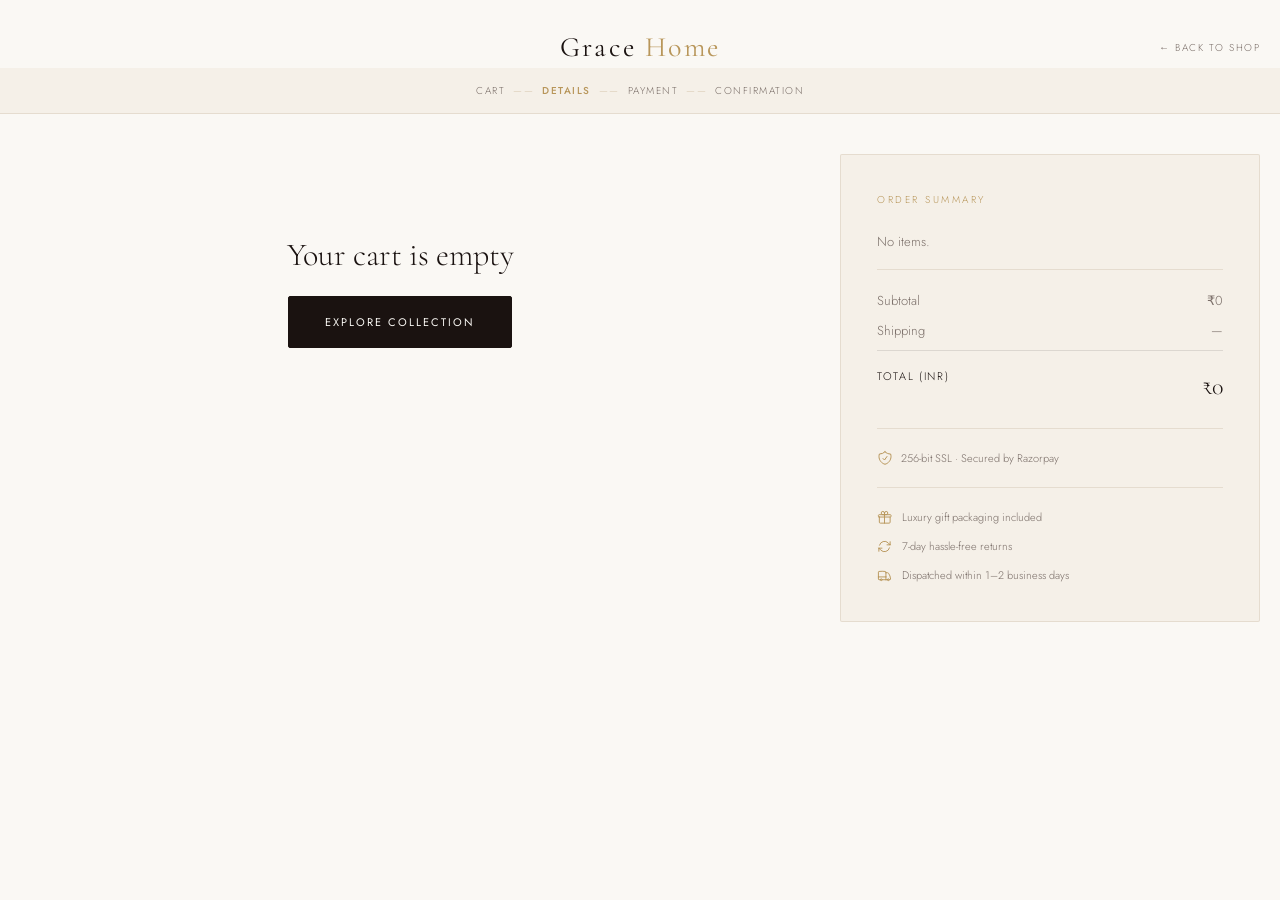
<file: pages/checkout.html>
<!DOCTYPE html>
<html lang="en">
<head>
  <meta charset="UTF-8">
  <meta name="viewport" content="width=device-width, initial-scale=1.0">
  <meta name="robots" content="noindex, nofollow">
  <title>Checkout — Grace Home Candles</title>
  <link rel="preconnect" href="https://fonts.googleapis.com">
  <link rel="preconnect" href="https://fonts.gstatic.com" crossorigin>
  <link href="https://fonts.googleapis.com/css2?family=Cormorant+Garamond:ital,wght@0,300;0,400;0,500;1,300;1,400&family=Jost:wght@200;300;400;500&display=swap" rel="stylesheet">
  <link rel="stylesheet" href="../css/main.css">
  <style>
    .shipping-badge {
      display:inline-flex;align-items:center;gap:6px;
      background:var(--cream);border:1px solid var(--border);
      padding:6px 12px;font-size:11px;letter-spacing:0.08em;
      color:var(--muted);transition:all 0.3s;
    }
    .shipping-badge.loading { opacity:0.5; }
    .shipping-badge.free    { color:var(--gold);border-color:var(--gold);background:rgba(184,150,90,0.07); }
    .shipping-badge .dot    { width:6px;height:6px;border-radius:50%;background:var(--sand); }
    .shipping-badge.free .dot { background:var(--gold); }
    .shipping-spinner { display:inline-block;width:12px;height:12px;border:2px solid var(--sand);border-top-color:var(--gold);border-radius:50%;animation:spin 0.7s linear infinite; }
    @keyframes spin { to { transform:rotate(360deg); } }
    .pincode-row { position:relative; }
    .pincode-check { position:absolute;right:12px;top:50%;transform:translateY(-50%);font-size:16px;color:var(--gold); }
    .form-control:focus { box-shadow:0 0 0 2px rgba(184,150,90,0.15); }
    .required-star { color:var(--gold); }
  </style>
</head>
<body>

<div id="page-loader" class="page-loader" role="status">
  <div><div class="loader-logo">Grace <span>Home</span></div><div class="loader-bar"></div></div>
</div>

<header id="site-header" role="banner">
  <div class="container">
    <div class="header-inner">
      <div></div>
      <a href="../index.html" class="nav-logo" aria-label="Grace Home Candles">Grace <span>Home</span></a>
      <div style="display:flex;align-items:center;justify-content:flex-end">
        <a href="shop.html" style="font-size:10px;letter-spacing:0.15em;text-transform:uppercase;color:var(--muted)">← Back to Shop</a>
      </div>
    </div>
  </div>
</header>

<!-- Progress Steps -->
<div style="background:var(--cream);border-bottom:1px solid var(--border);padding:14px 0;margin-top:68px">
  <div class="container">
    <ol style="display:flex;align-items:center;justify-content:center;gap:8px;list-style:none;font-size:10px;letter-spacing:0.15em;text-transform:uppercase;color:var(--muted)">
      <li style="color:var(--muted)">Cart</li>
      <li style="color:var(--sand)" aria-hidden="true">——</li>
      <li style="color:var(--gold);font-weight:500" aria-current="step">Details</li>
      <li style="color:var(--sand)" aria-hidden="true">——</li>
      <li>Payment</li>
      <li style="color:var(--sand)" aria-hidden="true">——</li>
      <li>Confirmation</li>
    </ol>
  </div>
</div>

<main>
  <div class="container">
    <div class="checkout-layout">

      <!-- ── LEFT: Form ─────────────────────────────── -->
      <div>
        <div id="empty-cart-msg" style="display:none;text-align:center;padding:80px 0">
          <p class="display-sm" style="margin-bottom:20px">Your cart is empty</p>
          <a href="shop.html" class="btn btn-primary"><span>Explore Collection</span></a>
        </div>

        <div id="checkout-form-wrap">
          <div style="margin-bottom:36px;padding-top:40px">
            <p class="checkout-step">Step 01</p>
            <h1 class="checkout-section-title">Delivery Details</h1>
          </div>

          <form id="checkout-form" novalidate autocomplete="on">

            <!-- Personal Info -->
            <fieldset style="border:none;padding:0;margin-bottom:32px">
              <legend style="font-size:10px;letter-spacing:0.2em;text-transform:uppercase;color:var(--muted);margin-bottom:20px;display:block;width:100%">
                Personal Information
              </legend>
              <div class="form-row">
                <div class="form-group">
                  <label class="form-label" for="full-name">Full Name <span class="required-star">*</span></label>
                  <input type="text" id="full-name" name="fullName" class="form-control"
                    placeholder="Priya Sharma" required autocomplete="name" maxlength="100" spellcheck="false">
                </div>
                <div class="form-group">
                  <label class="form-label" for="phone">Phone <span class="required-star">*</span></label>
                  <input type="tel" id="phone" name="phone" class="form-control"
                    placeholder="98XXXXXXXX" required autocomplete="tel" maxlength="10" inputmode="numeric">
                </div>
              </div>
              <div class="form-group">
                <label class="form-label" for="email">Email <span class="required-star">*</span></label>
                <input type="email" id="email" name="email" class="form-control"
                  placeholder="priya@example.com" required autocomplete="email" maxlength="150">
              </div>
            </fieldset>

            <!-- Shipping Address -->
            <fieldset style="border:none;padding:0;margin-bottom:32px">
              <legend style="font-size:10px;letter-spacing:0.2em;text-transform:uppercase;color:var(--muted);margin-bottom:20px;display:block;width:100%">
                Shipping Address
              </legend>
              <div class="form-group">
                <label class="form-label" for="address">Street Address <span class="required-star">*</span></label>
                <input type="text" id="address" name="address" class="form-control"
                  placeholder="Flat / House No., Building, Street" required autocomplete="street-address" maxlength="200">
              </div>
              <div class="form-row">
                <div class="form-group">
                  <label class="form-label" for="city">City <span class="required-star">*</span></label>
                  <input type="text" id="city" name="city" class="form-control"
                    placeholder="Mumbai" required autocomplete="address-level2" maxlength="80">
                </div>
                <div class="form-group">
                  <label class="form-label" for="state">State <span class="required-star">*</span></label>
                  <select id="state" name="state" class="form-control" required autocomplete="address-level1">
                    <option value="">Select State</option>
                    <option>Andhra Pradesh</option><option>Arunachal Pradesh</option><option>Assam</option>
                    <option>Bihar</option><option>Chhattisgarh</option><option>Goa</option>
                    <option>Gujarat</option><option>Haryana</option><option>Himachal Pradesh</option>
                    <option>Jharkhand</option><option>Karnataka</option><option>Kerala</option>
                    <option>Madhya Pradesh</option><option selected>Maharashtra</option>
                    <option>Manipur</option><option>Meghalaya</option><option>Mizoram</option>
                    <option>Nagaland</option><option>Odisha</option><option>Punjab</option>
                    <option>Rajasthan</option><option>Sikkim</option><option>Tamil Nadu</option>
                    <option>Telangana</option><option>Tripura</option><option>Uttar Pradesh</option>
                    <option>Uttarakhand</option><option>West Bengal</option><option>Delhi</option>
                    <option>Chandigarh</option><option>Jammu & Kashmir</option>
                    <option>Ladakh</option><option>Puducherry</option>
                  </select>
                </div>
              </div>

              <!-- Pincode with live shipping calc -->
              <div class="form-row">
                <div class="form-group pincode-row">
                  <label class="form-label" for="pincode">Pincode <span class="required-star">*</span></label>
                  <input type="text" id="pincode" name="pincode" class="form-control"
                    placeholder="400001" required autocomplete="postal-code"
                    maxlength="6" inputmode="numeric" pattern="[1-9][0-9]{5}">
                  <span class="pincode-check" id="pincode-check" style="display:none">✓</span>
                </div>
                <div class="form-group" style="display:flex;flex-direction:column;justify-content:flex-end">
                  <div id="shipping-estimate" style="padding-bottom:4px">
                    <span class="shipping-badge" id="shipping-badge" style="display:none"></span>
                  </div>
                </div>
              </div>

              <!-- Serviceability message -->
              <div id="serviceability-msg" style="display:none;font-size:12px;margin-top:-10px;margin-bottom:16px;padding:8px 12px;border-radius:2px"></div>
            </fieldset>

            <!-- Optional -->
            <fieldset style="border:none;padding:0;margin-bottom:32px">
              <legend style="font-size:10px;letter-spacing:0.2em;text-transform:uppercase;color:var(--muted);margin-bottom:20px;display:block;width:100%">
                Optional
              </legend>
              <div class="form-group">
                <label class="form-label" for="gift-message">Gift Message</label>
                <textarea id="gift-message" name="giftMessage" class="form-control"
                  placeholder="Write a personal message for the recipient..." maxlength="300" rows="3"></textarea>
              </div>
              <div class="form-group">
                <label class="form-label" for="order-notes">Order Notes</label>
                <textarea id="order-notes" name="orderNotes" class="form-control"
                  placeholder="Any special instructions..." maxlength="300" rows="2"></textarea>
              </div>
            </fieldset>

            <!-- Errors -->
            <div id="form-errors" style="display:none;background:#FDF2F2;border:1px solid #F5C6CB;border-left:3px solid #C0665A;padding:14px 18px;margin-bottom:20px;font-size:13px;color:#721C24" role="alert" aria-live="assertive"></div>

            <button type="submit" class="btn btn-primary btn-lg btn-full" id="pay-btn">
              <span id="pay-btn-text">Proceed to Payment</span>
            </button>

            <p style="font-size:11px;color:var(--muted);margin-top:14px;text-align:center;line-height:1.7">
              By placing your order you agree to our
              <a href="terms.html" style="color:var(--gold);text-decoration:underline" target="_blank">Terms</a>
              &amp; <a href="privacy-policy.html" style="color:var(--gold);text-decoration:underline" target="_blank">Privacy Policy</a>.
              All payments secured by Razorpay.
            </p>
          </form>
        </div>
      </div>

      <!-- ── RIGHT: Order Summary ────────────────────── -->
      <aside class="checkout-summary" aria-label="Order summary">
        <p class="checkout-step">Order Summary</p>
        <div class="order-summary-items" id="summary-items"></div>

        <div class="summary-row">
          <span>Subtotal</span>
          <span id="summary-subtotal">₹0</span>
        </div>
        <div class="summary-row" id="shipping-row">
          <span>Shipping <span id="shipping-label-text" style="font-size:10px;color:var(--sand)"></span></span>
          <span id="summary-shipping">—</span>
        </div>
        <div class="summary-total">
          <span class="summary-total-label">Total (INR)</span>
          <span class="summary-total-amount" id="summary-total">₹0</span>
        </div>

        <p id="free-ship-progress" style="font-size:11px;color:var(--muted);margin-top:8px;text-align:center"></p>

        <div class="razorpay-notice" style="margin-top:20px">
          <svg xmlns="http://www.w3.org/2000/svg" fill="none" viewBox="0 0 24 24" stroke="currentColor" style="width:16px;height:16px;color:var(--gold)"><path stroke-linecap="round" stroke-linejoin="round" stroke-width="1.5" d="M9 12.75L11.25 15 15 9.75m-3-7.036A11.959 11.959 0 013.598 6 11.99 11.99 0 003 9.749c0 5.592 3.824 10.29 9 11.623 5.176-1.332 9-6.03 9-11.622 0-1.31-.21-2.571-.598-3.751h-.152c-3.196 0-6.1-1.248-8.25-3.285z"/></svg>
          256-bit SSL · Secured by Razorpay
        </div>

        <!-- Trust badges -->
        <div style="margin-top:20px;padding-top:20px;border-top:1px solid var(--border);display:flex;flex-direction:column;gap:10px">
          <div style="display:flex;align-items:center;gap:10px;font-size:11px;color:var(--muted)">
            <svg style="width:15px;height:15px;color:var(--gold);flex-shrink:0" xmlns="http://www.w3.org/2000/svg" fill="none" viewBox="0 0 24 24" stroke="currentColor"><path stroke-linecap="round" stroke-linejoin="round" stroke-width="1.5" d="M21 11.25v8.25a1.5 1.5 0 01-1.5 1.5H5.25a1.5 1.5 0 01-1.5-1.5v-8.25M12 4.875A2.625 2.625 0 109.375 7.5H12m0-2.625V7.5m0-2.625A2.625 2.625 0 1114.625 7.5H12m0 0V21m-8.625-9.75h18c.621 0 1.125-.504 1.125-1.125v-1.5c0-.621-.504-1.125-1.125-1.125h-18c-.621 0-1.125.504-1.125 1.125v1.5c0 .621.504 1.125 1.125 1.125z"/></svg>
            Luxury gift packaging included
          </div>
          <div style="display:flex;align-items:center;gap:10px;font-size:11px;color:var(--muted)">
            <svg style="width:15px;height:15px;color:var(--gold);flex-shrink:0" xmlns="http://www.w3.org/2000/svg" fill="none" viewBox="0 0 24 24" stroke="currentColor"><path stroke-linecap="round" stroke-linejoin="round" stroke-width="1.5" d="M16.023 9.348h4.992v-.001M2.985 19.644v-4.992m0 0h4.992m-4.993 0l3.181 3.183a8.25 8.25 0 0013.803-3.7M4.031 9.865a8.25 8.25 0 0113.803-3.7l3.181 3.182m0-4.991v4.99"/></svg>
            7-day hassle-free returns
          </div>
          <div style="display:flex;align-items:center;gap:10px;font-size:11px;color:var(--muted)">
            <svg style="width:15px;height:15px;color:var(--gold);flex-shrink:0" xmlns="http://www.w3.org/2000/svg" fill="none" viewBox="0 0 24 24" stroke="currentColor"><path stroke-linecap="round" stroke-linejoin="round" stroke-width="1.5" d="M8.25 18.75a1.5 1.5 0 01-3 0m3 0a1.5 1.5 0 00-3 0m3 0h6m-9 0H3.375a1.125 1.125 0 01-1.125-1.125V14.25m17.25 4.5a1.5 1.5 0 01-3 0m3 0a1.5 1.5 0 00-3 0m3 0h1.125c.621 0 1.129-.504 1.09-1.124a17.902 17.902 0 00-3.213-9.193 2.056 2.056 0 00-1.58-.86H14.25M16.5 18.75h-2.25m0-11.177v-.958c0-.568-.422-1.048-.987-1.106a48.554 48.554 0 00-10.026 0 1.106 1.106 0 00-.987 1.106v7.635m12-6.677v6.677m0 4.5v-4.5m0 0h-12"/></svg>
            Dispatched within 1–2 business days
          </div>
        </div>
      </aside>

    </div>
  </div>
</main>

<div id="toast-container" class="toast-container" aria-live="polite"></div>
<script src="https://checkout.razorpay.com/v1/checkout.js"></script>
<script src="../js/products.js"></script>
<script src="../js/core.js"></script>
<script>
/* ── Checkout Page Logic ─────────────────────── */
let currentShipping = { charge: CONFIG.BASE_SHIPPING, label: 'Standard Shipping' };

function renderSummary(shippingCharge, shippingLabel) {
  const items = Cart.items;
  const emptyMsg  = document.getElementById('empty-cart-msg');
  const formWrap  = document.getElementById('checkout-form-wrap');
  const summaryEl = document.getElementById('summary-items');

  if (!items || items.length === 0) {
    if (emptyMsg)  emptyMsg.style.display  = 'block';
    if (formWrap)  formWrap.style.display  = 'none';
    if (summaryEl) summaryEl.innerHTML = '<p class="body-sm" style="padding:16px 0">No items.</p>';
    return;
  }

  summaryEl.innerHTML = items.map(i => `
    <div class="summary-item">
      <span class="summary-item-name">${Security.sanitize(i.name)} <span style="color:var(--muted)">×${i.qty}</span></span>
      <span class="summary-item-price">₹${(i.price * i.qty).toLocaleString('en-IN')}</span>
    </div>`).join('');

  const subtotal = Cart.total();
  const shipping = shippingCharge !== undefined ? shippingCharge : currentShipping.charge;
  const label    = shippingLabel  || currentShipping.label;
  const total    = subtotal + shipping;

  document.getElementById('summary-subtotal').textContent = `₹${subtotal.toLocaleString('en-IN')}`;
  document.getElementById('summary-shipping').textContent = shipping === 0 ? 'Free' : `₹${shipping}`;
  document.getElementById('summary-total').textContent    = `₹${total.toLocaleString('en-IN')}`;

  const labelEl = document.getElementById('shipping-label-text');
  if (labelEl) labelEl.textContent = label ? `(${label})` : '';

  const progressEl = document.getElementById('free-ship-progress');
  if (progressEl) {
    const remaining = CONFIG.FREE_SHIP_ABOVE - subtotal;
    progressEl.textContent = remaining <= 0
      ? '✓ You qualify for free shipping!'
      : `Add ₹${remaining.toLocaleString('en-IN')} more for free shipping`;
    progressEl.style.color = remaining <= 0 ? 'var(--gold)' : 'var(--muted)';
  }
}

/* Live shipping calculation on pincode input */
let pincodeTimer = null;
async function handlePincodeInput(pincode) {
  const badge  = document.getElementById('shipping-badge');
  const check  = document.getElementById('pincode-check');
  const svcMsg = document.getElementById('serviceability-msg');

  if (!Security.validatePincode(pincode)) {
    if (badge) badge.style.display = 'none';
    if (check) check.style.display = 'none';
    if (svcMsg) svcMsg.style.display = 'none';
    renderSummary(CONFIG.BASE_SHIPPING, '');
    return;
  }

  // Show loading
  if (badge) {
    badge.style.display = 'inline-flex';
    badge.className = 'shipping-badge loading';
    badge.innerHTML = '<span class="shipping-spinner"></span> Calculating...';
  }
  if (check) check.style.display = 'none';
  if (svcMsg) svcMsg.style.display = 'none';

  const subtotal = Cart.total();
  const info = await DeliveryEngine.getShipping(pincode, subtotal);
  currentShipping = info;

  if (badge) {
    badge.style.display = 'inline-flex';
    badge.className = `shipping-badge${info.charge === 0 ? ' free' : ''}`;
    const distText = info.distance ? ` · ~${info.distance}km` : '';
    badge.innerHTML = `<span class="dot"></span>${info.charge === 0 ? 'Free Shipping' : `₹${info.charge}`}${distText} — ${info.label}`;
  }
  if (check) check.style.display = 'block';

  renderSummary(info.charge, info.label);
}

document.addEventListener('DOMContentLoaded', () => {
  renderSummary(CONFIG.BASE_SHIPPING, '');

  const pincodeInput = document.getElementById('pincode');
  if (pincodeInput) {
    pincodeInput.addEventListener('input', e => {
      const val = e.target.value.replace(/\D/g,'').substring(0,6);
      e.target.value = val;
      clearTimeout(pincodeTimer);
      if (val.length === 6) {
        pincodeTimer = setTimeout(() => handlePincodeInput(val), 400);
      } else {
        const badge = document.getElementById('shipping-badge');
        if (badge) badge.style.display = 'none';
        document.getElementById('pincode-check').style.display = 'none';
      }
    });
  }

  // Phone number filter (digits only)
  const phoneInput = document.getElementById('phone');
  if (phoneInput) {
    phoneInput.addEventListener('input', e => {
      e.target.value = e.target.value.replace(/\D/g,'').substring(0,10);
    });
  }

  /* Form submission */
  const form    = document.getElementById('checkout-form');
  const errorsEl= document.getElementById('form-errors');
  const payBtn  = document.getElementById('pay-btn');
  const payText = document.getElementById('pay-btn-text');

  function showErrors(msgs) {
    errorsEl.innerHTML = msgs.map(m => `<div style="margin:2px 0">• ${Security.sanitize(m)}</div>`).join('');
    errorsEl.style.display = 'block';
    errorsEl.scrollIntoView({ behavior:'smooth', block:'nearest' });
  }

  form.addEventListener('submit', async e => {
    e.preventDefault();
    errorsEl.style.display = 'none';

    const name   = document.getElementById('full-name').value.trim();
    const phone  = document.getElementById('phone').value.trim();
    const email  = document.getElementById('email').value.trim();
    const addr   = document.getElementById('address').value.trim();
    const city   = document.getElementById('city').value.trim();
    const state  = document.getElementById('state').value;
    const pin    = document.getElementById('pincode').value.trim();
    const gift   = document.getElementById('gift-message').value.trim();
    const notes  = document.getElementById('order-notes').value.trim();

    const errors = [];
    if (!name || name.length < 2)             errors.push('Please enter your full name (min 2 characters).');
    if (!Security.validatePhone(phone))       errors.push('Please enter a valid 10-digit Indian mobile number (starting with 6–9).');
    if (!Security.validateEmail(email))       errors.push('Please enter a valid email address.');
    if (!addr || addr.length < 5)             errors.push('Please enter your complete street address.');
    if (!city || city.length < 2)             errors.push('Please enter your city.');
    if (!state)                               errors.push('Please select your state.');
    if (!Security.validatePincode(pin))       errors.push('Please enter a valid 6-digit pincode.');
    if (Cart.items.length === 0)              errors.push('Your cart is empty. Please add items before checkout.');

    if (errors.length) { showErrors(errors); return; }

    payText.textContent = 'Opening Payment...';
    payBtn.disabled = true;

    try {
      await Checkout.initPayment({ name, phone, email, address: addr, city, state, pincode: pin, giftMessage: gift, notes });
    } catch (err) {
      Toast.show('Could not initiate payment. Please try again.', 'error');
    } finally {
      payText.textContent = 'Proceed to Payment';
      payBtn.disabled = false;
    }
  });
});
</script>
</body>
</html>
</file>
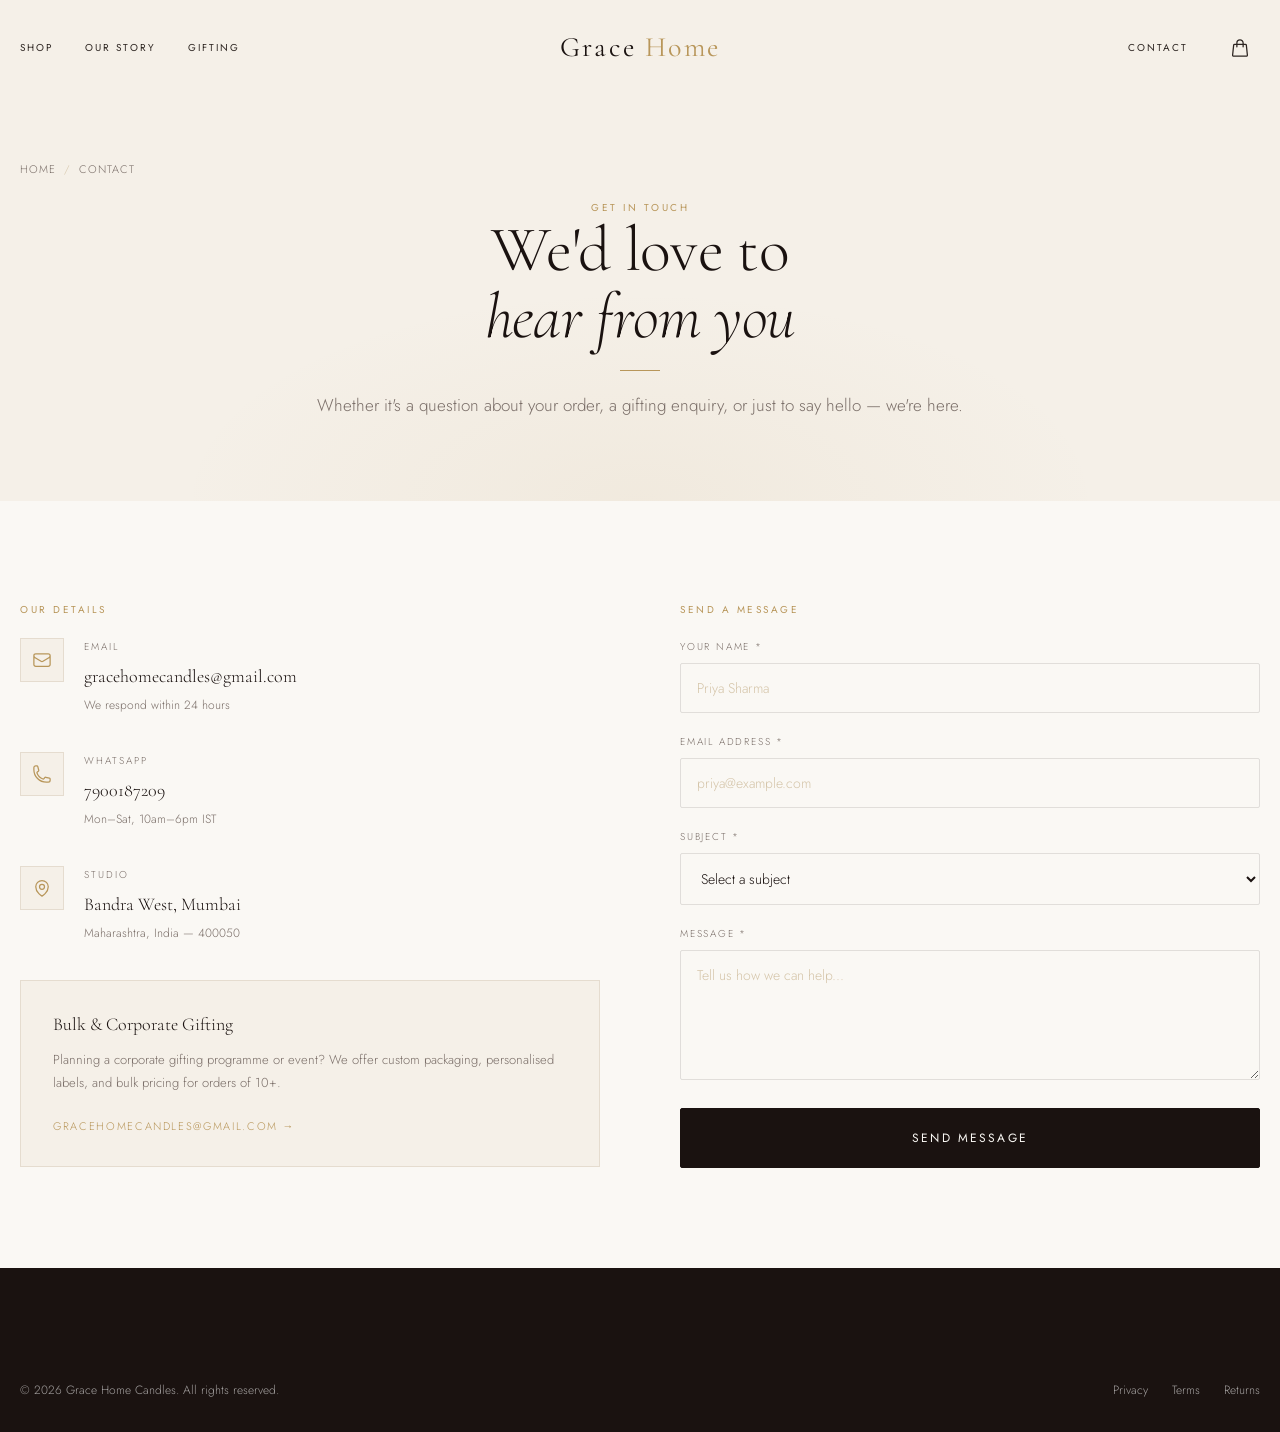
<file: pages/contact.html>
<!DOCTYPE html>
<html lang="en">
<head>
  <meta charset="UTF-8">
  <meta name="viewport" content="width=device-width, initial-scale=1.0">
  <meta name="description" content="Contact Grace Home Candles — we'd love to hear from you. Reach us for orders, gifting enquiries, or wholesale.">
  <meta name="robots" content="index, follow">
  <title>Contact — Grace Home Candles</title>
  <link rel="preconnect" href="https://fonts.googleapis.com">
  <link rel="preconnect" href="https://fonts.gstatic.com" crossorigin>
  <link href="https://fonts.googleapis.com/css2?family=Cormorant+Garamond:ital,wght@0,300;0,400;0,500;1,300;1,400&family=Jost:wght@200;300;400;500&display=swap" rel="stylesheet">
  <link rel="stylesheet" href="../css/main.css">
  <link rel="canonical" href="https://gracehomecandles.in/pages/contact.html">
</head>
<body>

<div id="page-loader" class="page-loader" role="status">
  <div><div class="loader-logo">Grace <span>Home</span></div><div class="loader-bar"></div></div>
</div>

<div id="cart-overlay" class="cart-overlay" aria-hidden="true"></div>
<aside id="cart-drawer" class="cart-drawer" aria-hidden="true" aria-label="Shopping Cart">
  <div class="cart-header">
    <h2 class="cart-title">Your Cart</h2>
    <button class="cart-close" data-cart-close aria-label="Close cart">
      <svg xmlns="http://www.w3.org/2000/svg" fill="none" viewBox="0 0 24 24" stroke="currentColor"><path stroke-linecap="round" stroke-linejoin="round" d="M6 18L18 6M6 6l12 12"/></svg>
    </button>
  </div>
  <div class="cart-body" id="cart-body"></div>
  <div class="cart-footer" id="cart-footer" style="display:none">
    <div class="cart-subtotal"><span class="cart-subtotal-label">Subtotal</span><span class="cart-subtotal-amount" id="cart-subtotal">₹0</span></div>
    <p class="cart-shipping-note" id="cart-shipping-note"></p>
    <div class="cart-actions"><a href="checkout.html" class="btn btn-primary btn-full"><span>Checkout</span></a></div>
  </div>
</aside>
<nav id="mobile-nav" class="mobile-nav"><button id="mobile-nav-close" class="mobile-nav-close">✕</button>
  <a href="../index.html" class="mobile-nav-link">Home</a><a href="shop.html" class="mobile-nav-link">Shop</a>
  <a href="about.html" class="mobile-nav-link">Our Story</a><a href="contact.html" class="mobile-nav-link">Contact</a>
</nav>

<header id="site-header" role="banner">
  <div class="container">
    <div class="header-inner">
      <nav class="nav-left"><a href="shop.html" class="nav-link">Shop</a><a href="about.html" class="nav-link">Our Story</a><a href="gifting.html" class="nav-link">Gifting</a></nav>
      <a href="../index.html" class="nav-logo">Grace <span>Home</span></a>
      <div class="nav-right">
        <a href="contact.html" class="nav-link">Contact</a>
        <button class="nav-icon-btn" data-cart-open aria-label="Open cart">
          <svg xmlns="http://www.w3.org/2000/svg" fill="none" viewBox="0 0 24 24" stroke="currentColor"><path stroke-linecap="round" stroke-linejoin="round" d="M15.75 10.5V6a3.75 3.75 0 10-7.5 0v4.5m11.356-1.993l1.263 12c.07.665-.45 1.243-1.119 1.243H4.25a1.125 1.125 0 01-1.12-1.243l1.264-12A1.125 1.125 0 015.513 7.5h12.974c.576 0 1.059.435 1.119 1.007z"/></svg>
          <span class="cart-count"></span>
        </button>
        <button class="hamburger" id="mobile-nav-toggle" aria-label="Open menu"><span></span><span></span><span></span></button>
      </div>
    </div>
  </div>
</header>

<section class="page-banner">
  <div class="container">
    <nav class="breadcrumb" aria-label="Breadcrumb">
      <a href="../index.html">Home</a><span class="breadcrumb-sep">/</span><span aria-current="page">Contact</span>
    </nav>
    <p class="overline reveal">Get in Touch</p>
    <h1 class="display-lg reveal reveal-delay-1">We'd love to<br><em>hear from you</em></h1>
    <div class="divider reveal reveal-delay-2"></div>
    <p class="body-lg reveal reveal-delay-3">Whether it's a question about your order, a gifting enquiry, or just to say hello — we're here.</p>
  </div>
</section>

<main class="section-pad">
  <div class="container">
    <div style="display:grid;grid-template-columns:1fr 1fr;gap:80px;align-items:start">

      <!-- Contact Info -->
      <div>
        <p class="overline reveal" style="margin-bottom:20px">Our Details</p>
        <div style="display:flex;flex-direction:column;gap:36px">

          <div class="reveal reveal-delay-1" style="display:flex;gap:20px;align-items:flex-start">
            <div style="width:44px;height:44px;background:var(--cream);display:flex;align-items:center;justify-content:center;flex-shrink:0;border:1px solid var(--border)">
              <svg style="width:20px;height:20px;color:var(--gold)" xmlns="http://www.w3.org/2000/svg" fill="none" viewBox="0 0 24 24" stroke="currentColor"><path stroke-linecap="round" stroke-linejoin="round" stroke-width="1.5" d="M21.75 6.75v10.5a2.25 2.25 0 01-2.25 2.25h-15a2.25 2.25 0 01-2.25-2.25V6.75m19.5 0A2.25 2.25 0 0019.5 4.5h-15a2.25 2.25 0 00-2.25 2.25m19.5 0v.243a2.25 2.25 0 01-1.07 1.916l-7.5 4.615a2.25 2.25 0 01-2.36 0L3.32 8.91a2.25 2.25 0 01-1.07-1.916V6.75"/></svg>
            </div>
            <div>
              <p style="font-size:10px;letter-spacing:0.2em;text-transform:uppercase;color:var(--muted);margin-bottom:6px">Email</p>
              <a href="mailto:gracehomecandles@gmail.com" style="font-family:var(--font-serif);font-size:18px;color:var(--espresso);transition:color 0.25s" onmouseover="this.style.color='var(--gold)'" onmouseout="this.style.color='var(--espresso)'">gracehomecandles@gmail.com</a>
              <p style="font-size:12px;color:var(--muted);margin-top:4px">We respond within 24 hours</p>
            </div>
          </div>

          <div class="reveal reveal-delay-2" style="display:flex;gap:20px;align-items:flex-start">
            <div style="width:44px;height:44px;background:var(--cream);display:flex;align-items:center;justify-content:center;flex-shrink:0;border:1px solid var(--border)">
              <svg style="width:20px;height:20px;color:var(--gold)" xmlns="http://www.w3.org/2000/svg" fill="none" viewBox="0 0 24 24" stroke="currentColor"><path stroke-linecap="round" stroke-linejoin="round" stroke-width="1.5" d="M2.25 6.75c0 8.284 6.716 15 15 15h2.25a2.25 2.25 0 002.25-2.25v-1.372c0-.516-.351-.966-.852-1.091l-4.423-1.106c-.44-.11-.902.055-1.173.417l-.97 1.293c-.282.376-.769.542-1.21.38a12.035 12.035 0 01-7.143-7.143c-.162-.441.004-.928.38-1.21l1.293-.97c.363-.271.527-.734.417-1.173L6.963 3.102a1.125 1.125 0 00-1.091-.852H4.5A2.25 2.25 0 002.25 4.5v2.25z"/></svg>
            </div>
            <div>
              <p style="font-size:10px;letter-spacing:0.2em;text-transform:uppercase;color:var(--muted);margin-bottom:6px">WhatsApp</p>
              <a href="https://wa.me/917900187209" target="_blank" rel="noopener noreferrer" style="font-family:var(--font-serif);font-size:18px;color:var(--espresso);transition:color 0.25s" onmouseover="this.style.color='var(--gold)'" onmouseout="this.style.color='var(--espresso)'">7900187209</a>
              <p style="font-size:12px;color:var(--muted);margin-top:4px">Mon–Sat, 10am–6pm IST</p>
            </div>
          </div>

          <div class="reveal reveal-delay-3" style="display:flex;gap:20px;align-items:flex-start">
            <div style="width:44px;height:44px;background:var(--cream);display:flex;align-items:center;justify-content:center;flex-shrink:0;border:1px solid var(--border)">
              <svg style="width:20px;height:20px;color:var(--gold)" xmlns="http://www.w3.org/2000/svg" fill="none" viewBox="0 0 24 24" stroke="currentColor"><path stroke-linecap="round" stroke-linejoin="round" stroke-width="1.5" d="M15 10.5a3 3 0 11-6 0 3 3 0 016 0z"/><path stroke-linecap="round" stroke-linejoin="round" stroke-width="1.5" d="M19.5 10.5c0 7.142-7.5 11.25-7.5 11.25S4.5 17.642 4.5 10.5a7.5 7.5 0 1115 0z"/></svg>
            </div>
            <div>
              <p style="font-size:10px;letter-spacing:0.2em;text-transform:uppercase;color:var(--muted);margin-bottom:6px">Studio</p>
              <p style="font-family:var(--font-serif);font-size:18px;color:var(--espresso)">Bandra West, Mumbai</p>
              <p style="font-size:12px;color:var(--muted);margin-top:4px">Maharashtra, India — 400050</p>
            </div>
          </div>

          <!-- Gifting enquiry -->
          <div class="reveal reveal-delay-4" style="background:var(--cream);padding:28px 32px;border:1px solid var(--border)">
            <p style="font-family:var(--font-serif);font-size:18px;color:var(--espresso);margin-bottom:10px">Bulk & Corporate Gifting</p>
            <p style="font-size:13px;color:var(--muted);line-height:1.75;margin-bottom:16px">Planning a corporate gifting programme or event? We offer custom packaging, personalised labels, and bulk pricing for orders of 10+.</p>
            <a href="mailto:gracehomecandles@gmail.com" style="font-size:11px;letter-spacing:0.15em;text-transform:uppercase;color:var(--gold);">gracehomecandles@gmail.com →</a>
          </div>
        </div>
      </div>

      <!-- Contact Form -->
      <div>
        <p class="overline reveal" style="margin-bottom:20px">Send a Message</p>
        <form id="contact-form" novalidate class="reveal reveal-delay-1">
          <div class="form-group">
            <label class="form-label" for="contact-name">Your Name *</label>
            <input type="text" id="contact-name" name="name" class="form-control" placeholder="Priya Sharma" required maxlength="100" autocomplete="name">
          </div>
          <div class="form-group">
            <label class="form-label" for="contact-email">Email Address *</label>
            <input type="email" id="contact-email" name="email" class="form-control" placeholder="priya@example.com" required maxlength="150" autocomplete="email">
          </div>
          <div class="form-group">
            <label class="form-label" for="contact-subject">Subject *</label>
            <select id="contact-subject" name="subject" class="form-control" required>
              <option value="">Select a subject</option>
              <option value="order">Order Enquiry</option>
              <option value="gifting">Gifting / Bulk Order</option>
              <option value="product">Product Question</option>
              <option value="return">Return / Exchange</option>
              <option value="wholesale">Wholesale</option>
              <option value="other">Other</option>
            </select>
          </div>
          <div class="form-group">
            <label class="form-label" for="contact-message">Message *</label>
            <textarea id="contact-message" name="message" class="form-control" placeholder="Tell us how we can help..." required maxlength="1000" rows="5"></textarea>
          </div>

          <!-- Honeypot (anti-spam) -->
          <div style="display:none" aria-hidden="true">
            <input type="text" name="website" tabindex="-1" autocomplete="off">
          </div>

          <div id="contact-errors" style="display:none;background:#FDF2F2;border:1px solid #F5C6CB;padding:14px 18px;margin-bottom:20px;font-size:13px;color:#721C24;border-radius:2px" role="alert"></div>
          <div id="contact-success" style="display:none;background:#F0FBF4;border:1px solid #A8D5B5;padding:14px 18px;margin-bottom:20px;font-size:13px;color:#2D6A4F;border-radius:2px" role="status"></div>

          <button type="submit" class="btn btn-primary btn-lg btn-full" id="contact-submit">
            <span id="contact-btn-text">Send Message</span>
          </button>
        </form>
      </div>
    </div>
  </div>
</main>

<footer class="site-footer">
  <div class="container">
    <div class="footer-bottom" style="padding:32px 0">
      <p>© <span id="current-year"></span> Grace Home Candles. All rights reserved.</p>
      <div class="footer-bottom-links">
        <a href="privacy-policy.html">Privacy</a><a href="terms.html">Terms</a><a href="return-policy.html">Returns</a>
      </div>
    </div>
  </div>
</footer>

<div id="toast-container" class="toast-container" aria-live="polite"></div>
<script src="../js/products.js"></script>
<script src="../js/core.js"></script>
<script>
document.getElementById('current-year').textContent = new Date().getFullYear();

document.getElementById('contact-form').addEventListener('submit', async (e) => {
  e.preventDefault();

  if (!Security.checkRateLimit('contact', 3, 300000)) {
    Toast.show('Too many submissions. Please wait before trying again.', 'error');
    return;
  }

  const errorsEl = document.getElementById('contact-errors');
  const successEl = document.getElementById('contact-success');
  const btnText = document.getElementById('contact-btn-text');
  const btn = document.getElementById('contact-submit');
  errorsEl.style.display = 'none';
  successEl.style.display = 'none';

  const name = document.getElementById('contact-name').value.trim();
  const email = document.getElementById('contact-email').value.trim();
  const subject = document.getElementById('contact-subject').value;
  const message = document.getElementById('contact-message').value.trim();
  const honeypot = document.querySelector('input[name="website"]').value;

  // Honeypot check
  if (honeypot) return;

  const errors = [];
  if (!name || name.length < 2) errors.push('Please enter your name.');
  if (!Security.validateEmail(email)) errors.push('Please enter a valid email address.');
  if (!subject) errors.push('Please select a subject.');
  if (!message || message.length < 10) errors.push('Please enter a message (at least 10 characters).');

  if (errors.length) {
    errorsEl.innerHTML = errors.map(m => `<p style="margin:2px 0">• ${Security.sanitize(m)}</p>`).join('');
    errorsEl.style.display = 'block';
    return;
  }

  btn.disabled = true;
  btnText.textContent = 'Sending...';

  try {
    await SupabaseClient.submitContact({
      name: Security.sanitize(name),
      email: Security.sanitize(email),
      subject: Security.sanitize(subject),
      message: Security.sanitize(message),
      created_at: new Date().toISOString()
    });
    successEl.textContent = 'Thank you for reaching out! We\'ll get back to you within 24 hours.';
    successEl.style.display = 'block';
    document.getElementById('contact-form').reset();
    Toast.show('Message sent successfully!', 'success');
  } catch (err) {
    errorsEl.textContent = 'Something went wrong. Please try emailing us directly at gracehomecandles@gmail.com';
    errorsEl.style.display = 'block';
  } finally {
    btn.disabled = false;
    btnText.textContent = 'Send Message';
  }
});
</script>
</body>
</html>
</file>
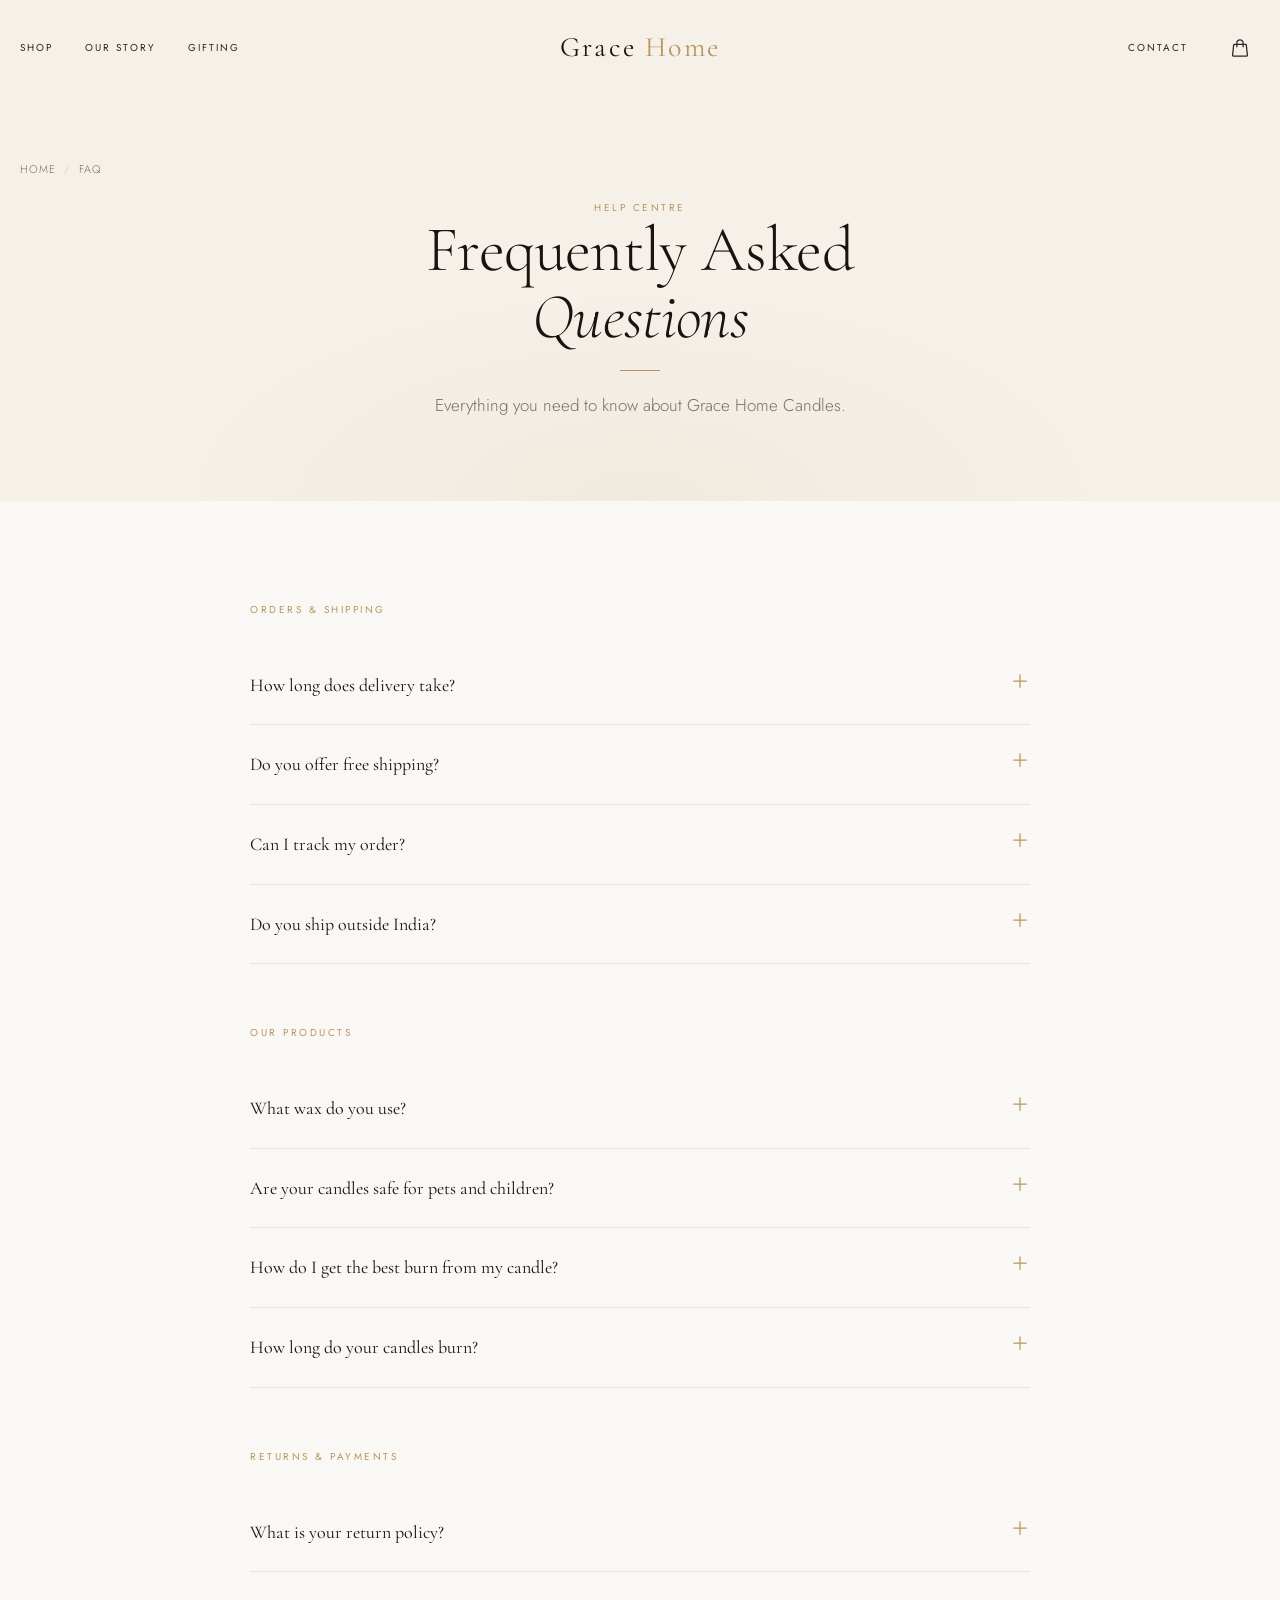
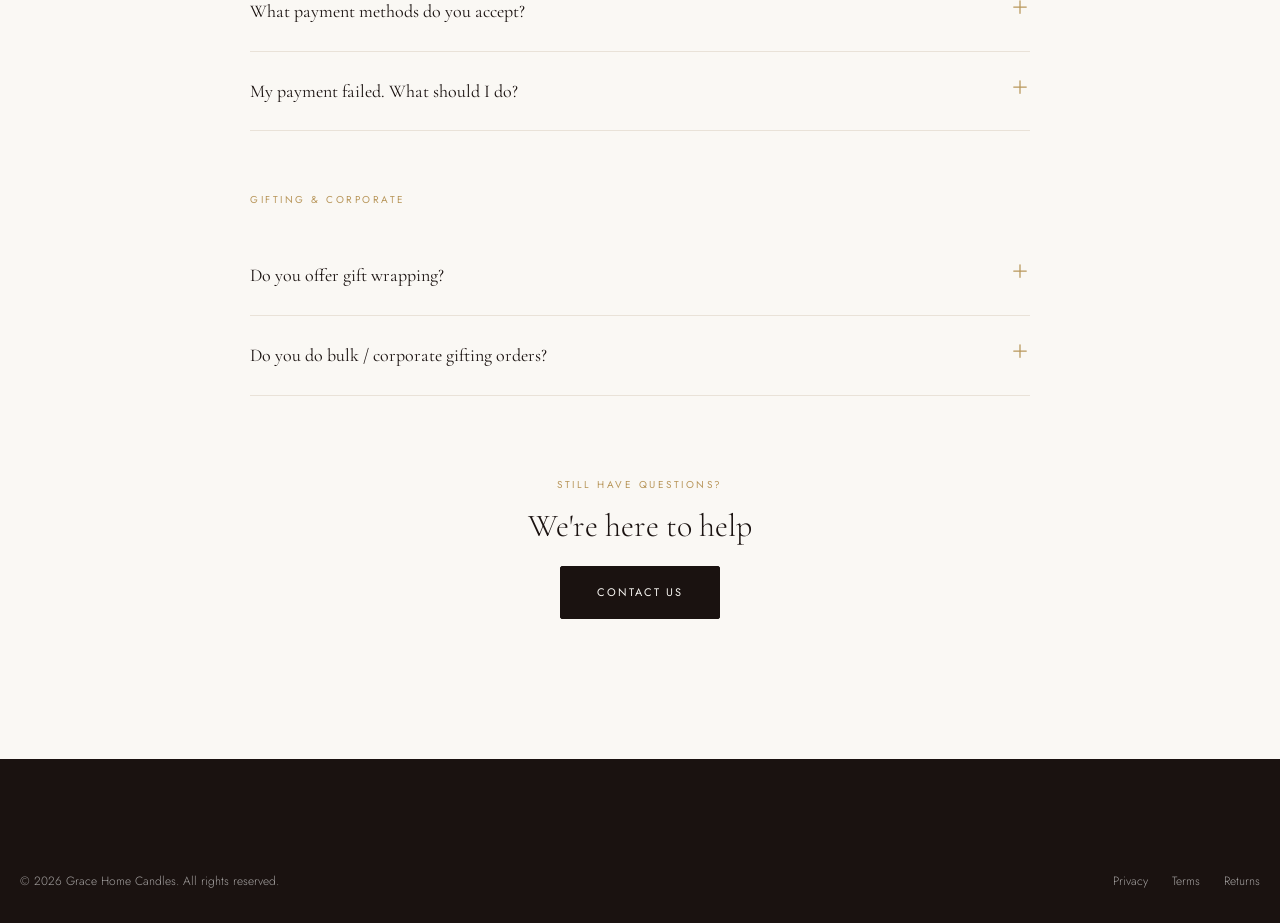
<file: pages/faq.html>
<!DOCTYPE html>
<html lang="en">
<head>
  <meta charset="UTF-8">
  <meta name="viewport" content="width=device-width, initial-scale=1.0">
  <meta name="description" content="Frequently asked questions about Grace Home Candles — shipping, returns, candle care, ingredients, and more.">
  <meta name="robots" content="index, follow">
  <title>FAQ — Grace Home Candles</title>
  <link rel="preconnect" href="https://fonts.googleapis.com">
  <link rel="preconnect" href="https://fonts.gstatic.com" crossorigin>
  <link href="https://fonts.googleapis.com/css2?family=Cormorant+Garamond:ital,wght@0,300;0,400;0,500;1,300;1,400&family=Jost:wght@200;300;400;500&display=swap" rel="stylesheet">
  <link rel="stylesheet" href="../css/main.css">
  <link rel="canonical" href="https://gracehomecandles.in/pages/faq.html">
</head>
<body>

<div id="page-loader" class="page-loader" role="status">
  <div><div class="loader-logo">Grace <span>Home</span></div><div class="loader-bar"></div></div>
</div>

<div id="cart-overlay" class="cart-overlay" aria-hidden="true"></div>
<aside id="cart-drawer" class="cart-drawer" aria-hidden="true">
  <div class="cart-header">
    <h2 class="cart-title">Your Cart</h2>
    <button class="cart-close" data-cart-close aria-label="Close cart">
      <svg xmlns="http://www.w3.org/2000/svg" fill="none" viewBox="0 0 24 24" stroke="currentColor"><path stroke-linecap="round" stroke-linejoin="round" d="M6 18L18 6M6 6l12 12"/></svg>
    </button>
  </div>
  <div class="cart-body" id="cart-body"></div>
  <div class="cart-footer" id="cart-footer" style="display:none">
    <div class="cart-subtotal"><span class="cart-subtotal-label">Subtotal</span><span class="cart-subtotal-amount" id="cart-subtotal">₹0</span></div>
    <p class="cart-shipping-note" id="cart-shipping-note"></p>
    <div class="cart-actions"><a href="checkout.html" class="btn btn-primary btn-full"><span>Checkout</span></a></div>
  </div>
</aside>
<nav id="mobile-nav" class="mobile-nav"><button id="mobile-nav-close" class="mobile-nav-close">✕</button>
  <a href="../index.html" class="mobile-nav-link">Home</a><a href="shop.html" class="mobile-nav-link">Shop</a>
  <a href="about.html" class="mobile-nav-link">Our Story</a><a href="contact.html" class="mobile-nav-link">Contact</a>
</nav>

<header id="site-header" role="banner">
  <div class="container">
    <div class="header-inner">
      <nav class="nav-left"><a href="shop.html" class="nav-link">Shop</a><a href="about.html" class="nav-link">Our Story</a><a href="gifting.html" class="nav-link">Gifting</a></nav>
      <a href="../index.html" class="nav-logo">Grace <span>Home</span></a>
      <div class="nav-right">
        <a href="contact.html" class="nav-link">Contact</a>
        <button class="nav-icon-btn" data-cart-open aria-label="Open cart">
          <svg xmlns="http://www.w3.org/2000/svg" fill="none" viewBox="0 0 24 24" stroke="currentColor"><path stroke-linecap="round" stroke-linejoin="round" d="M15.75 10.5V6a3.75 3.75 0 10-7.5 0v4.5m11.356-1.993l1.263 12c.07.665-.45 1.243-1.119 1.243H4.25a1.125 1.125 0 01-1.12-1.243l1.264-12A1.125 1.125 0 015.513 7.5h12.974c.576 0 1.059.435 1.119 1.007z"/></svg>
          <span class="cart-count"></span>
        </button>
        <button class="hamburger" id="mobile-nav-toggle" aria-label="Open menu"><span></span><span></span><span></span></button>
      </div>
    </div>
  </div>
</header>

<section class="page-banner">
  <div class="container">
    <nav class="breadcrumb" aria-label="Breadcrumb"><a href="../index.html">Home</a><span class="breadcrumb-sep">/</span><span aria-current="page">FAQ</span></nav>
    <p class="overline reveal">Help Centre</p>
    <h1 class="display-lg reveal reveal-delay-1">Frequently Asked<br><em>Questions</em></h1>
    <div class="divider reveal reveal-delay-2"></div>
    <p class="body-lg reveal reveal-delay-3">Everything you need to know about Grace Home Candles.</p>
  </div>
</section>

<main class="section-pad">
  <div class="container" style="max-width:820px;margin:0 auto">

    <!-- Orders & Shipping -->
    <div style="margin-bottom:60px">
      <p class="overline reveal" style="margin-bottom:28px">Orders & Shipping</p>

      <div class="faq-item reveal">
        <div class="faq-question" role="button" aria-expanded="false" tabindex="0">
          How long does delivery take?
          <div class="faq-icon"><svg xmlns="http://www.w3.org/2000/svg" fill="none" viewBox="0 0 24 24" stroke="currentColor"><path stroke-linecap="round" stroke-linejoin="round" d="M12 4.5v15m7.5-7.5h-15"/></svg></div>
        </div>
        <div class="faq-answer"><p>Orders are dispatched within 1–2 business days. Standard delivery across India takes 3–5 business days. Metro cities (Mumbai, Delhi, Bengaluru, Chennai, Hyderabad) may receive orders in 2–3 days.</p></div>
      </div>

      <div class="faq-item reveal reveal-delay-1">
        <div class="faq-question" role="button" aria-expanded="false" tabindex="0">
          Do you offer free shipping?
          <div class="faq-icon"><svg xmlns="http://www.w3.org/2000/svg" fill="none" viewBox="0 0 24 24" stroke="currentColor"><path stroke-linecap="round" stroke-linejoin="round" d="M12 4.5v15m7.5-7.5h-15"/></svg></div>
        </div>
        <div class="faq-answer"><p>Yes! All orders above ₹999 qualify for free shipping across India. Orders below ₹999 attract a flat shipping fee of ₹99.</p></div>
      </div>

      <div class="faq-item reveal reveal-delay-2">
        <div class="faq-question" role="button" aria-expanded="false" tabindex="0">
          Can I track my order?
          <div class="faq-icon"><svg xmlns="http://www.w3.org/2000/svg" fill="none" viewBox="0 0 24 24" stroke="currentColor"><path stroke-linecap="round" stroke-linejoin="round" d="M12 4.5v15m7.5-7.5h-15"/></svg></div>
        </div>
        <div class="faq-answer"><p>Yes. Once your order is dispatched, you'll receive a tracking link via email and WhatsApp (if provided). You can use this to monitor your delivery in real time.</p></div>
      </div>

      <div class="faq-item reveal reveal-delay-3">
        <div class="faq-question" role="button" aria-expanded="false" tabindex="0">
          Do you ship outside India?
          <div class="faq-icon"><svg xmlns="http://www.w3.org/2000/svg" fill="none" viewBox="0 0 24 24" stroke="currentColor"><path stroke-linecap="round" stroke-linejoin="round" d="M12 4.5v15m7.5-7.5h-15"/></svg></div>
        </div>
        <div class="faq-answer"><p>Currently we ship only within India. International shipping is something we're actively working towards — sign up to our newsletter to be notified when it's available.</p></div>
      </div>
    </div>

    <!-- Products -->
    <div style="margin-bottom:60px">
      <p class="overline reveal" style="margin-bottom:28px">Our Products</p>

      <div class="faq-item reveal">
        <div class="faq-question" role="button" aria-expanded="false" tabindex="0">
          What wax do you use?
          <div class="faq-icon"><svg xmlns="http://www.w3.org/2000/svg" fill="none" viewBox="0 0 24 24" stroke="currentColor"><path stroke-linecap="round" stroke-linejoin="round" d="M12 4.5v15m7.5-7.5h-15"/></svg></div>
        </div>
        <div class="faq-answer"><p>We use a proprietary blend of coconut wax and soy wax. This blend burns cleaner than paraffin, has a longer burn time, and provides excellent fragrance throw. It is also biodegradable and sustainably sourced.</p></div>
      </div>

      <div class="faq-item reveal reveal-delay-1">
        <div class="faq-question" role="button" aria-expanded="false" tabindex="0">
          Are your candles safe for pets and children?
          <div class="faq-icon"><svg xmlns="http://www.w3.org/2000/svg" fill="none" viewBox="0 0 24 24" stroke="currentColor"><path stroke-linecap="round" stroke-linejoin="round" d="M12 4.5v15m7.5-7.5h-15"/></svg></div>
        </div>
        <div class="faq-answer"><p>Our candles use lead-free cotton wicks and phthalate-free fragrance oils. However, we always recommend burning candles out of reach of children and pets, in ventilated spaces, and never leaving a burning candle unattended.</p></div>
      </div>

      <div class="faq-item reveal reveal-delay-2">
        <div class="faq-question" role="button" aria-expanded="false" tabindex="0">
          How do I get the best burn from my candle?
          <div class="faq-icon"><svg xmlns="http://www.w3.org/2000/svg" fill="none" viewBox="0 0 24 24" stroke="currentColor"><path stroke-linecap="round" stroke-linejoin="round" d="M12 4.5v15m7.5-7.5h-15"/></svg></div>
        </div>
        <div class="faq-answer"><p>For the first burn, allow the wax to melt to the full edge of the vessel (approximately 2–3 hours). This prevents tunnelling. Trim your wick to 5mm before each subsequent burn. Never burn for more than 4 hours at a time. Keep away from draughts and flammable surfaces.</p></div>
      </div>

      <div class="faq-item reveal reveal-delay-3">
        <div class="faq-question" role="button" aria-expanded="false" tabindex="0">
          How long do your candles burn?
          <div class="faq-icon"><svg xmlns="http://www.w3.org/2000/svg" fill="none" viewBox="0 0 24 24" stroke="currentColor"><path stroke-linecap="round" stroke-linejoin="round" d="M12 4.5v15m7.5-7.5h-15"/></svg></div>
        </div>
        <div class="faq-answer"><p>Our 300g candles burn for 60–80 hours depending on the fragrance and environmental conditions. Following our candle care instructions will help you achieve the full burn time.</p></div>
      </div>
    </div>

    <!-- Returns & Payments -->
    <div style="margin-bottom:60px">
      <p class="overline reveal" style="margin-bottom:28px">Returns & Payments</p>

      <div class="faq-item reveal">
        <div class="faq-question" role="button" aria-expanded="false" tabindex="0">
          What is your return policy?
          <div class="faq-icon"><svg xmlns="http://www.w3.org/2000/svg" fill="none" viewBox="0 0 24 24" stroke="currentColor"><path stroke-linecap="round" stroke-linejoin="round" d="M12 4.5v15m7.5-7.5h-15"/></svg></div>
        </div>
        <div class="faq-answer"><p>We accept returns within 7 days of delivery for damaged or defective products. Due to the nature of our products, we cannot accept returns for change of mind. Please see our full <a href="return-policy.html" style="color:var(--gold)">Return Policy</a> for details.</p></div>
      </div>

      <div class="faq-item reveal reveal-delay-1">
        <div class="faq-question" role="button" aria-expanded="false" tabindex="0">
          What payment methods do you accept?
          <div class="faq-icon"><svg xmlns="http://www.w3.org/2000/svg" fill="none" viewBox="0 0 24 24" stroke="currentColor"><path stroke-linecap="round" stroke-linejoin="round" d="M12 4.5v15m7.5-7.5h-15"/></svg></div>
        </div>
        <div class="faq-answer"><p>We accept all major payment methods via Razorpay — UPI (GPay, PhonePe, Paytm), credit & debit cards (Visa, Mastercard, RuPay), net banking, and EMI options on select cards. All transactions are secured with 256-bit SSL encryption.</p></div>
      </div>

      <div class="faq-item reveal reveal-delay-2">
        <div class="faq-question" role="button" aria-expanded="false" tabindex="0">
          My payment failed. What should I do?
          <div class="faq-icon"><svg xmlns="http://www.w3.org/2000/svg" fill="none" viewBox="0 0 24 24" stroke="currentColor"><path stroke-linecap="round" stroke-linejoin="round" d="M12 4.5v15m7.5-7.5h-15"/></svg></div>
        </div>
        <div class="faq-answer"><p>If your payment failed, please check with your bank first. If the amount was debited but you didn't receive a confirmation, please contact us at hello@gracehomecandles.in with your order details and we'll resolve it within 24 hours.</p></div>
      </div>
    </div>

    <!-- Gifting -->
    <div>
      <p class="overline reveal" style="margin-bottom:28px">Gifting & Corporate</p>

      <div class="faq-item reveal">
        <div class="faq-question" role="button" aria-expanded="false" tabindex="0">
          Do you offer gift wrapping?
          <div class="faq-icon"><svg xmlns="http://www.w3.org/2000/svg" fill="none" viewBox="0 0 24 24" stroke="currentColor"><path stroke-linecap="round" stroke-linejoin="round" d="M12 4.5v15m7.5-7.5h-15"/></svg></div>
        </div>
        <div class="faq-answer"><p>Every Grace Home order arrives in our signature packaging — archival tissue paper, ribbon, and our rigid gift box. A personalised gift message can be added at checkout at no extra charge.</p></div>
      </div>

      <div class="faq-item reveal reveal-delay-1">
        <div class="faq-question" role="button" aria-expanded="false" tabindex="0">
          Do you do bulk / corporate gifting orders?
          <div class="faq-icon"><svg xmlns="http://www.w3.org/2000/svg" fill="none" viewBox="0 0 24 24" stroke="currentColor"><path stroke-linecap="round" stroke-linejoin="round" d="M12 4.5v15m7.5-7.5h-15"/></svg></div>
        </div>
        <div class="faq-answer"><p>Yes, we love corporate gifting! For orders of 10 or more candles, we offer custom packaging, branded labels, and special pricing. Email us at gifting@gracehomecandles.in or visit our <a href="gifting.html" style="color:var(--gold)">Gifting page</a> to learn more.</p></div>
      </div>
    </div>

    <!-- Still need help -->
    <div style="text-align:center;padding:80px 0 40px" class="reveal">
      <p class="overline" style="margin-bottom:12px">Still have questions?</p>
      <h2 class="display-sm" style="margin-bottom:20px">We're here to help</h2>
      <a href="contact.html" class="btn btn-primary"><span>Contact Us</span></a>
    </div>
  </div>
</main>

<footer class="site-footer">
  <div class="container">
    <div class="footer-bottom" style="padding:32px 0">
      <p>© <span id="current-year"></span> Grace Home Candles. All rights reserved.</p>
      <div class="footer-bottom-links">
        <a href="privacy-policy.html">Privacy</a><a href="terms.html">Terms</a><a href="return-policy.html">Returns</a>
      </div>
    </div>
  </div>
</footer>

<div id="toast-container" class="toast-container" aria-live="polite"></div>
<script src="../js/products.js"></script>
<script src="../js/core.js"></script>
<script>
document.getElementById('current-year').textContent = new Date().getFullYear();
// Keyboard support for FAQ
document.querySelectorAll('.faq-question').forEach(q => {
  q.addEventListener('keydown', e => {
    if (e.key === 'Enter' || e.key === ' ') { e.preventDefault(); q.click(); }
  });
});
</script>
</body>
</html>
</file>
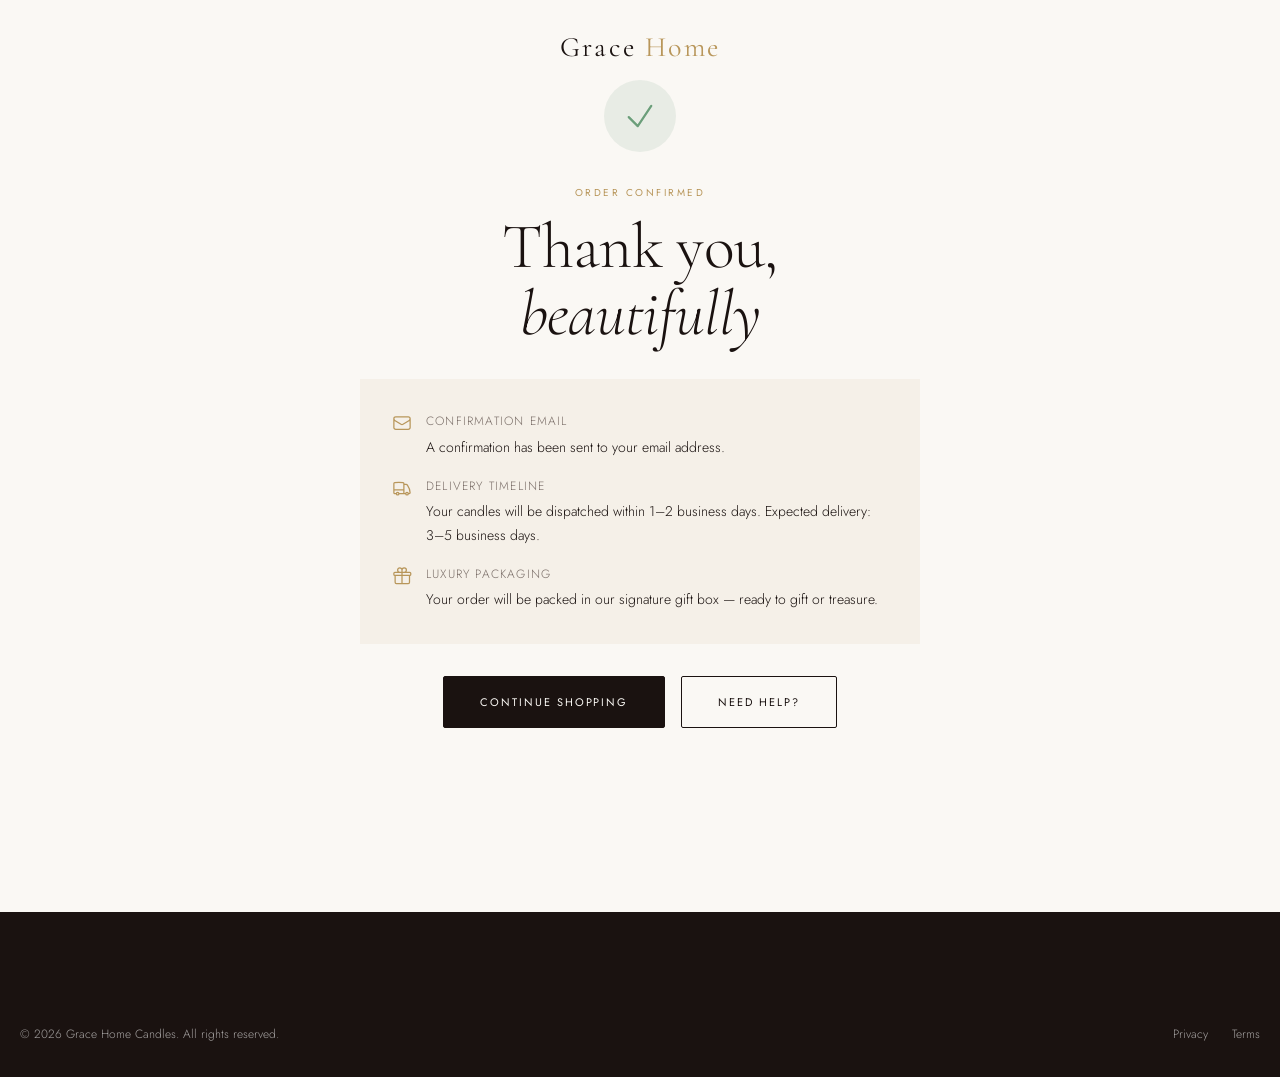
<file: pages/order-success.html>
<!DOCTYPE html>
<html lang="en">
<head>
  <meta charset="UTF-8">
  <meta name="viewport" content="width=device-width, initial-scale=1.0">
  <meta name="robots" content="noindex, nofollow">
  <title>Order Confirmed — Grace Home Candles</title>
  <link rel="preconnect" href="https://fonts.googleapis.com">
  <link rel="preconnect" href="https://fonts.gstatic.com" crossorigin>
  <link href="https://fonts.googleapis.com/css2?family=Cormorant+Garamond:ital,wght@0,300;0,400;0,500;1,300;1,400&family=Jost:wght@200;300;400;500&display=swap" rel="stylesheet">
  <link rel="stylesheet" href="../css/main.css">
</head>
<body>

<div id="page-loader" class="page-loader" role="status">
  <div><div class="loader-logo">Grace <span>Home</span></div><div class="loader-bar"></div></div>
</div>

<header id="site-header" role="banner">
  <div class="container">
    <div class="header-inner">
      <div></div>
      <a href="../index.html" class="nav-logo">Grace <span>Home</span></a>
      <div></div>
    </div>
  </div>
</header>

<main class="success-page" style="padding-top:80px">
  <div class="container">
    <div style="max-width:560px;margin:0 auto;text-align:center">
      <!-- Animated check -->
      <div class="success-icon" style="animation:successPop 0.5s cubic-bezier(0.175,0.885,0.32,1.275) 0.3s both">
        <svg xmlns="http://www.w3.org/2000/svg" fill="none" viewBox="0 0 24 24" stroke="currentColor">
          <path stroke-linecap="round" stroke-linejoin="round" d="M4.5 12.75l6 6 9-13.5"/>
        </svg>
      </div>

      <p class="overline" style="color:var(--gold);margin-bottom:12px;animation:fadeUp 0.6s ease 0.5s both">Order Confirmed</p>
      <h1 class="display-lg" style="animation:fadeUp 0.6s ease 0.6s both">Thank you,<br><em>beautifully</em></h1>
      <p class="success-order-id" id="order-id-display" style="animation:fadeUp 0.6s ease 0.7s both"></p>

      <div style="background:var(--cream);padding:32px;margin:32px 0;text-align:left;animation:fadeUp 0.6s ease 0.8s both">
        <div style="display:flex;flex-direction:column;gap:16px">
          <div style="display:flex;align-items:flex-start;gap:14px">
            <svg style="width:20px;height:20px;color:var(--gold);flex-shrink:0;margin-top:2px" xmlns="http://www.w3.org/2000/svg" fill="none" viewBox="0 0 24 24" stroke="currentColor"><path stroke-linecap="round" stroke-linejoin="round" stroke-width="1.5" d="M21.75 6.75v10.5a2.25 2.25 0 01-2.25 2.25h-15a2.25 2.25 0 01-2.25-2.25V6.75m19.5 0A2.25 2.25 0 0019.5 4.5h-15a2.25 2.25 0 00-2.25 2.25m19.5 0v.243a2.25 2.25 0 01-1.07 1.916l-7.5 4.615a2.25 2.25 0 01-2.36 0L3.32 8.91a2.25 2.25 0 01-1.07-1.916V6.75"/></svg>
            <div>
              <p style="font-size:12px;letter-spacing:0.1em;text-transform:uppercase;color:var(--muted);margin-bottom:4px">Confirmation Email</p>
              <p style="font-size:14px;color:var(--espresso)">A confirmation has been sent to your email address.</p>
            </div>
          </div>
          <div style="display:flex;align-items:flex-start;gap:14px">
            <svg style="width:20px;height:20px;color:var(--gold);flex-shrink:0;margin-top:2px" xmlns="http://www.w3.org/2000/svg" fill="none" viewBox="0 0 24 24" stroke="currentColor"><path stroke-linecap="round" stroke-linejoin="round" stroke-width="1.5" d="M8.25 18.75a1.5 1.5 0 01-3 0m3 0a1.5 1.5 0 00-3 0m3 0h6m-9 0H3.375a1.125 1.125 0 01-1.125-1.125V14.25m17.25 4.5a1.5 1.5 0 01-3 0m3 0a1.5 1.5 0 00-3 0m3 0h1.125c.621 0 1.129-.504 1.09-1.124a17.902 17.902 0 00-3.213-9.193 2.056 2.056 0 00-1.58-.86H14.25M16.5 18.75h-2.25m0-11.177v-.958c0-.568-.422-1.048-.987-1.106a48.554 48.554 0 00-10.026 0 1.106 1.106 0 00-.987 1.106v7.635m12-6.677v6.677m0 4.5v-4.5m0 0h-12"/></svg>
            <div>
              <p style="font-size:12px;letter-spacing:0.1em;text-transform:uppercase;color:var(--muted);margin-bottom:4px">Delivery Timeline</p>
              <p style="font-size:14px;color:var(--espresso)">Your candles will be dispatched within 1–2 business days. Expected delivery: 3–5 business days.</p>
            </div>
          </div>
          <div style="display:flex;align-items:flex-start;gap:14px">
            <svg style="width:20px;height:20px;color:var(--gold);flex-shrink:0;margin-top:2px" xmlns="http://www.w3.org/2000/svg" fill="none" viewBox="0 0 24 24" stroke="currentColor"><path stroke-linecap="round" stroke-linejoin="round" stroke-width="1.5" d="M21 11.25v8.25a1.5 1.5 0 01-1.5 1.5H5.25a1.5 1.5 0 01-1.5-1.5v-8.25M12 4.875A2.625 2.625 0 109.375 7.5H12m0-2.625V7.5m0-2.625A2.625 2.625 0 1114.625 7.5H12m0 0V21m-8.625-9.75h18c.621 0 1.125-.504 1.125-1.125v-1.5c0-.621-.504-1.125-1.125-1.125h-18c-.621 0-1.125.504-1.125 1.125v1.5c0 .621.504 1.125 1.125 1.125z"/></svg>
            <div>
              <p style="font-size:12px;letter-spacing:0.1em;text-transform:uppercase;color:var(--muted);margin-bottom:4px">Luxury Packaging</p>
              <p style="font-size:14px;color:var(--espresso)">Your order will be packed in our signature gift box — ready to gift or treasure.</p>
            </div>
          </div>
        </div>
      </div>

      <div style="display:flex;gap:16px;justify-content:center;flex-wrap:wrap;animation:fadeUp 0.6s ease 0.9s both">
        <a href="shop.html" class="btn btn-primary"><span>Continue Shopping</span></a>
        <a href="contact.html" class="btn btn-outline"><span>Need Help?</span></a>
      </div>

      <!-- Payment ID for reference -->
      <p id="payment-id-display" style="margin-top:24px;font-size:11px;color:var(--sand)"></p>
    </div>
  </div>
</main>

<footer class="site-footer" style="margin-top:80px">
  <div class="container">
    <div class="footer-bottom" style="padding:32px 0">
      <p>© <span id="current-year"></span> Grace Home Candles. All rights reserved.</p>
      <div class="footer-bottom-links">
        <a href="privacy-policy.html">Privacy</a>
        <a href="terms.html">Terms</a>
      </div>
    </div>
  </div>
</footer>

<style>
@keyframes successPop {
  from { opacity:0; transform: scale(0.5); }
  to { opacity:1; transform: scale(1); }
}
@keyframes fadeUp {
  from { opacity:0; transform: translateY(20px); }
  to { opacity:1; transform: translateY(0); }
}
</style>

<script src="../js/products.js"></script>
<script src="../js/core.js"></script>
<script>
document.getElementById('current-year').textContent = new Date().getFullYear();
document.addEventListener('DOMContentLoaded', () => {
  const params = new URLSearchParams(window.location.search);
  const orderId = params.get('orderId');
  const paymentId = params.get('paymentId');

  if (orderId) {
    document.getElementById('order-id-display').textContent = `Order ID: ${Security.sanitize(orderId)}`;
  }
  if (paymentId) {
    document.getElementById('payment-id-display').textContent = `Payment Reference: ${Security.sanitize(paymentId)}`;
  }
});
</script>
</body>
</html>
</file>
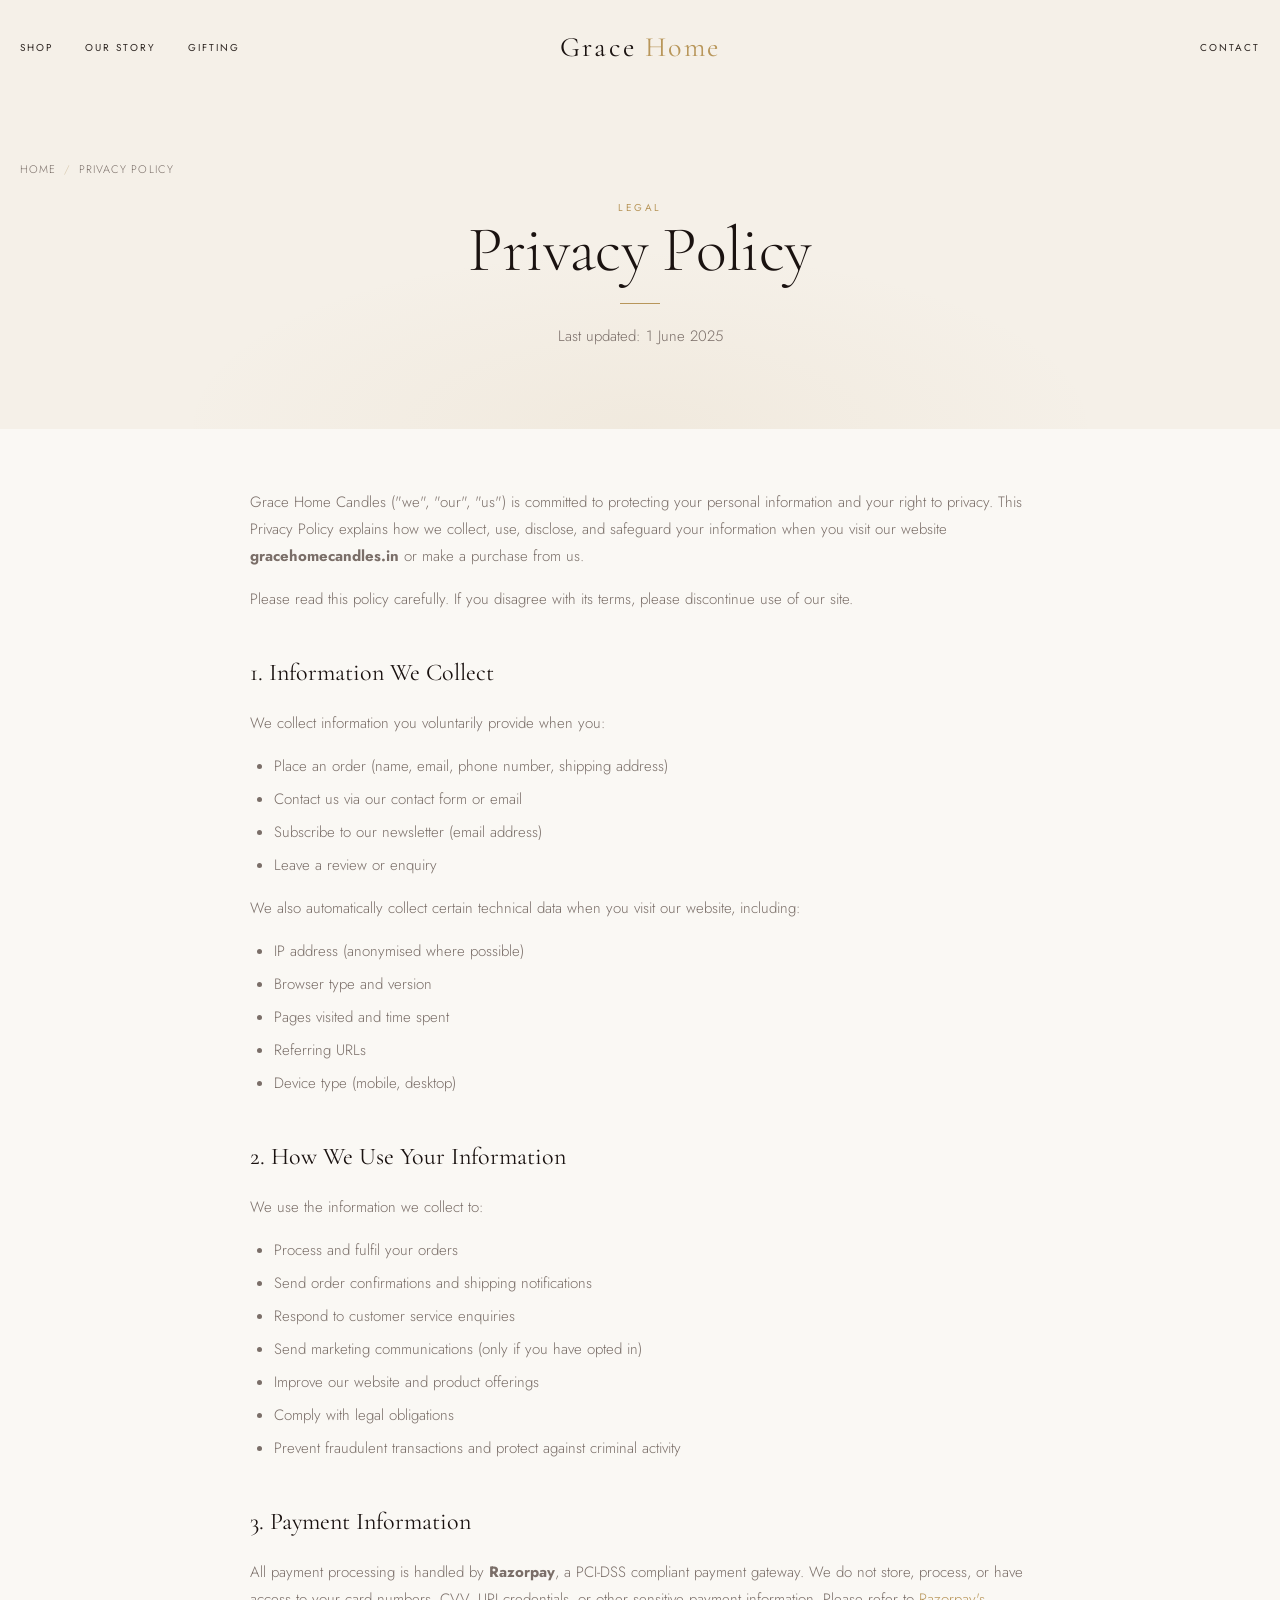
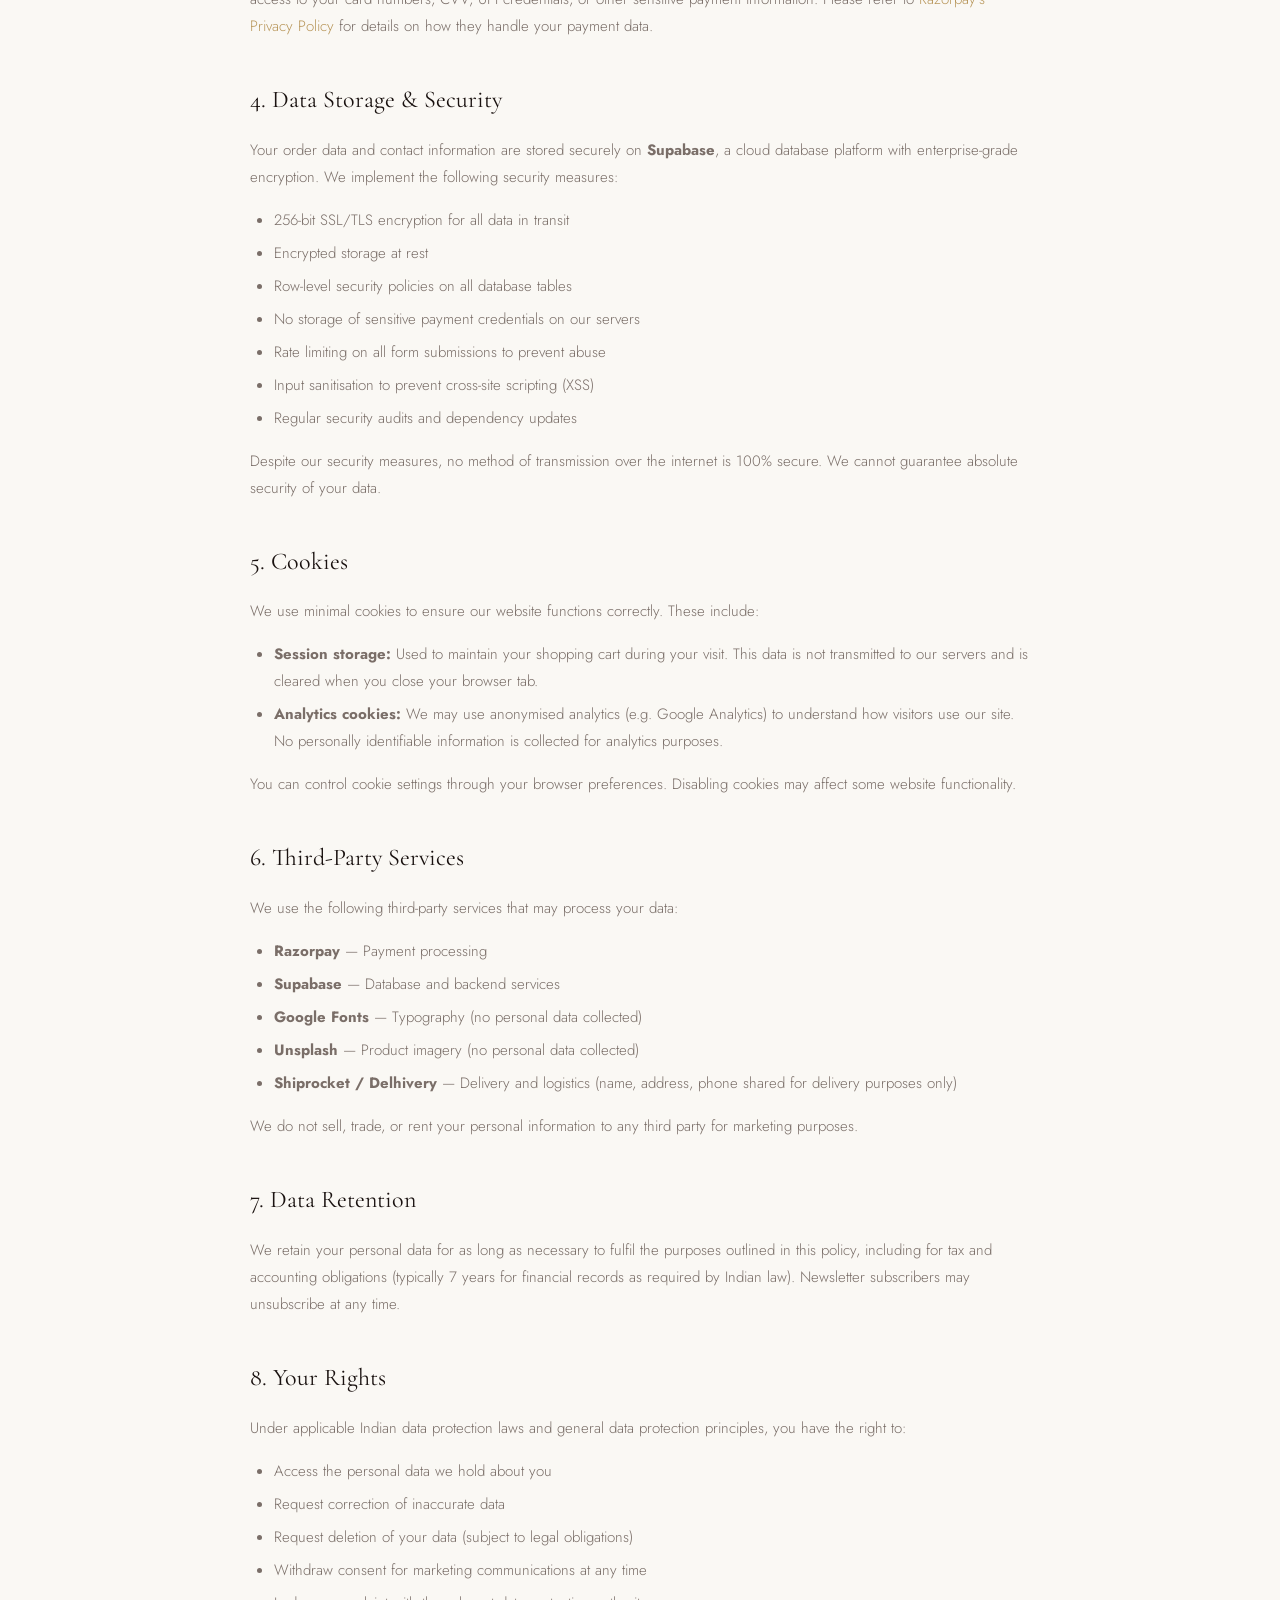
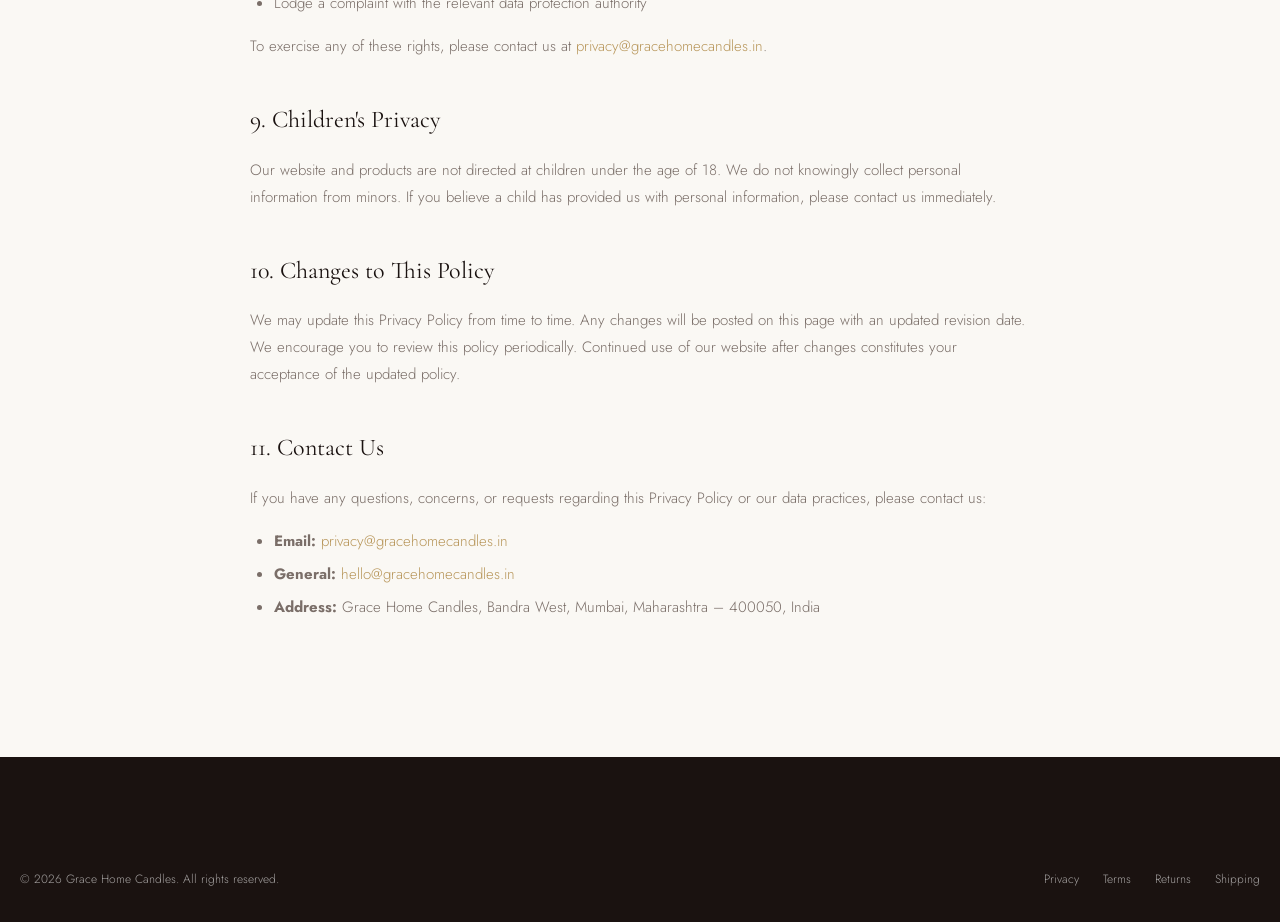
<file: pages/privacy-policy.html>
<!DOCTYPE html>
<html lang="en">
<head>
  <meta charset="UTF-8">
  <meta name="viewport" content="width=device-width, initial-scale=1.0">
  <meta name="description" content="Privacy Policy for Grace Home Candles — how we collect, use, and protect your personal data.">
  <meta name="robots" content="index, follow">
  <title>Privacy Policy — Grace Home Candles</title>
  <link rel="preconnect" href="https://fonts.googleapis.com">
  <link rel="preconnect" href="https://fonts.gstatic.com" crossorigin>
  <link href="https://fonts.googleapis.com/css2?family=Cormorant+Garamond:ital,wght@0,300;0,400;0,500;1,300;1,400&family=Jost:wght@200;300;400;500&display=swap" rel="stylesheet">
  <link rel="stylesheet" href="../css/main.css">
  <link rel="canonical" href="https://gracehomecandles.in/pages/privacy-policy.html">
</head>
<body>

<div id="page-loader" class="page-loader" role="status">
  <div><div class="loader-logo">Grace <span>Home</span></div><div class="loader-bar"></div></div>
</div>

<header id="site-header" role="banner">
  <div class="container">
    <div class="header-inner">
      <nav class="nav-left"><a href="shop.html" class="nav-link">Shop</a><a href="about.html" class="nav-link">Our Story</a><a href="gifting.html" class="nav-link">Gifting</a></nav>
      <a href="../index.html" class="nav-logo">Grace <span>Home</span></a>
      <div class="nav-right"><a href="contact.html" class="nav-link">Contact</a></div>
    </div>
  </div>
</header>

<section class="page-banner">
  <div class="container">
    <nav class="breadcrumb" aria-label="Breadcrumb"><a href="../index.html">Home</a><span class="breadcrumb-sep">/</span><span aria-current="page">Privacy Policy</span></nav>
    <p class="overline reveal">Legal</p>
    <h1 class="display-lg reveal reveal-delay-1">Privacy Policy</h1>
    <div class="divider reveal reveal-delay-2"></div>
    <p class="body-md reveal reveal-delay-3">Last updated: 1 June 2025</p>
  </div>
</section>

<main>
  <div class="container">
    <div class="policy-content">

      <p>Grace Home Candles ("we", "our", "us") is committed to protecting your personal information and your right to privacy. This Privacy Policy explains how we collect, use, disclose, and safeguard your information when you visit our website <strong>gracehomecandles.in</strong> or make a purchase from us.</p>

      <p>Please read this policy carefully. If you disagree with its terms, please discontinue use of our site.</p>

      <h2>1. Information We Collect</h2>
      <p>We collect information you voluntarily provide when you:</p>
      <ul>
        <li>Place an order (name, email, phone number, shipping address)</li>
        <li>Contact us via our contact form or email</li>
        <li>Subscribe to our newsletter (email address)</li>
        <li>Leave a review or enquiry</li>
      </ul>

      <p>We also automatically collect certain technical data when you visit our website, including:</p>
      <ul>
        <li>IP address (anonymised where possible)</li>
        <li>Browser type and version</li>
        <li>Pages visited and time spent</li>
        <li>Referring URLs</li>
        <li>Device type (mobile, desktop)</li>
      </ul>

      <h2>2. How We Use Your Information</h2>
      <p>We use the information we collect to:</p>
      <ul>
        <li>Process and fulfil your orders</li>
        <li>Send order confirmations and shipping notifications</li>
        <li>Respond to customer service enquiries</li>
        <li>Send marketing communications (only if you have opted in)</li>
        <li>Improve our website and product offerings</li>
        <li>Comply with legal obligations</li>
        <li>Prevent fraudulent transactions and protect against criminal activity</li>
      </ul>

      <h2>3. Payment Information</h2>
      <p>All payment processing is handled by <strong>Razorpay</strong>, a PCI-DSS compliant payment gateway. We do not store, process, or have access to your card numbers, CVV, UPI credentials, or other sensitive payment information. Please refer to <a href="https://razorpay.com/privacy/" target="_blank" rel="noopener noreferrer" style="color:var(--gold)">Razorpay's Privacy Policy</a> for details on how they handle your payment data.</p>

      <h2>4. Data Storage & Security</h2>
      <p>Your order data and contact information are stored securely on <strong>Supabase</strong>, a cloud database platform with enterprise-grade encryption. We implement the following security measures:</p>
      <ul>
        <li>256-bit SSL/TLS encryption for all data in transit</li>
        <li>Encrypted storage at rest</li>
        <li>Row-level security policies on all database tables</li>
        <li>No storage of sensitive payment credentials on our servers</li>
        <li>Rate limiting on all form submissions to prevent abuse</li>
        <li>Input sanitisation to prevent cross-site scripting (XSS)</li>
        <li>Regular security audits and dependency updates</li>
      </ul>

      <p>Despite our security measures, no method of transmission over the internet is 100% secure. We cannot guarantee absolute security of your data.</p>

      <h2>5. Cookies</h2>
      <p>We use minimal cookies to ensure our website functions correctly. These include:</p>
      <ul>
        <li><strong>Session storage:</strong> Used to maintain your shopping cart during your visit. This data is not transmitted to our servers and is cleared when you close your browser tab.</li>
        <li><strong>Analytics cookies:</strong> We may use anonymised analytics (e.g. Google Analytics) to understand how visitors use our site. No personally identifiable information is collected for analytics purposes.</li>
      </ul>
      <p>You can control cookie settings through your browser preferences. Disabling cookies may affect some website functionality.</p>

      <h2>6. Third-Party Services</h2>
      <p>We use the following third-party services that may process your data:</p>
      <ul>
        <li><strong>Razorpay</strong> — Payment processing</li>
        <li><strong>Supabase</strong> — Database and backend services</li>
        <li><strong>Google Fonts</strong> — Typography (no personal data collected)</li>
        <li><strong>Unsplash</strong> — Product imagery (no personal data collected)</li>
        <li><strong>Shiprocket / Delhivery</strong> — Delivery and logistics (name, address, phone shared for delivery purposes only)</li>
      </ul>
      <p>We do not sell, trade, or rent your personal information to any third party for marketing purposes.</p>

      <h2>7. Data Retention</h2>
      <p>We retain your personal data for as long as necessary to fulfil the purposes outlined in this policy, including for tax and accounting obligations (typically 7 years for financial records as required by Indian law). Newsletter subscribers may unsubscribe at any time.</p>

      <h2>8. Your Rights</h2>
      <p>Under applicable Indian data protection laws and general data protection principles, you have the right to:</p>
      <ul>
        <li>Access the personal data we hold about you</li>
        <li>Request correction of inaccurate data</li>
        <li>Request deletion of your data (subject to legal obligations)</li>
        <li>Withdraw consent for marketing communications at any time</li>
        <li>Lodge a complaint with the relevant data protection authority</li>
      </ul>
      <p>To exercise any of these rights, please contact us at <a href="mailto:privacy@gracehomecandles.in" style="color:var(--gold)">privacy@gracehomecandles.in</a>.</p>

      <h2>9. Children's Privacy</h2>
      <p>Our website and products are not directed at children under the age of 18. We do not knowingly collect personal information from minors. If you believe a child has provided us with personal information, please contact us immediately.</p>

      <h2>10. Changes to This Policy</h2>
      <p>We may update this Privacy Policy from time to time. Any changes will be posted on this page with an updated revision date. We encourage you to review this policy periodically. Continued use of our website after changes constitutes your acceptance of the updated policy.</p>

      <h2>11. Contact Us</h2>
      <p>If you have any questions, concerns, or requests regarding this Privacy Policy or our data practices, please contact us:</p>
      <ul>
        <li><strong>Email:</strong> <a href="mailto:privacy@gracehomecandles.in" style="color:var(--gold)">privacy@gracehomecandles.in</a></li>
        <li><strong>General:</strong> <a href="mailto:hello@gracehomecandles.in" style="color:var(--gold)">hello@gracehomecandles.in</a></li>
        <li><strong>Address:</strong> Grace Home Candles, Bandra West, Mumbai, Maharashtra – 400050, India</li>
      </ul>

    </div>
  </div>
</main>

<footer class="site-footer">
  <div class="container">
    <div class="footer-bottom" style="padding:32px 0">
      <p>© <span id="current-year"></span> Grace Home Candles. All rights reserved.</p>
      <div class="footer-bottom-links">
        <a href="privacy-policy.html">Privacy</a><a href="terms.html">Terms</a><a href="return-policy.html">Returns</a><a href="shipping-policy.html">Shipping</a>
      </div>
    </div>
  </div>
</footer>

<script src="../js/products.js"></script>
<script src="../js/core.js"></script>
<script>document.getElementById('current-year').textContent = new Date().getFullYear();</script>
</body>
</html>
</file>
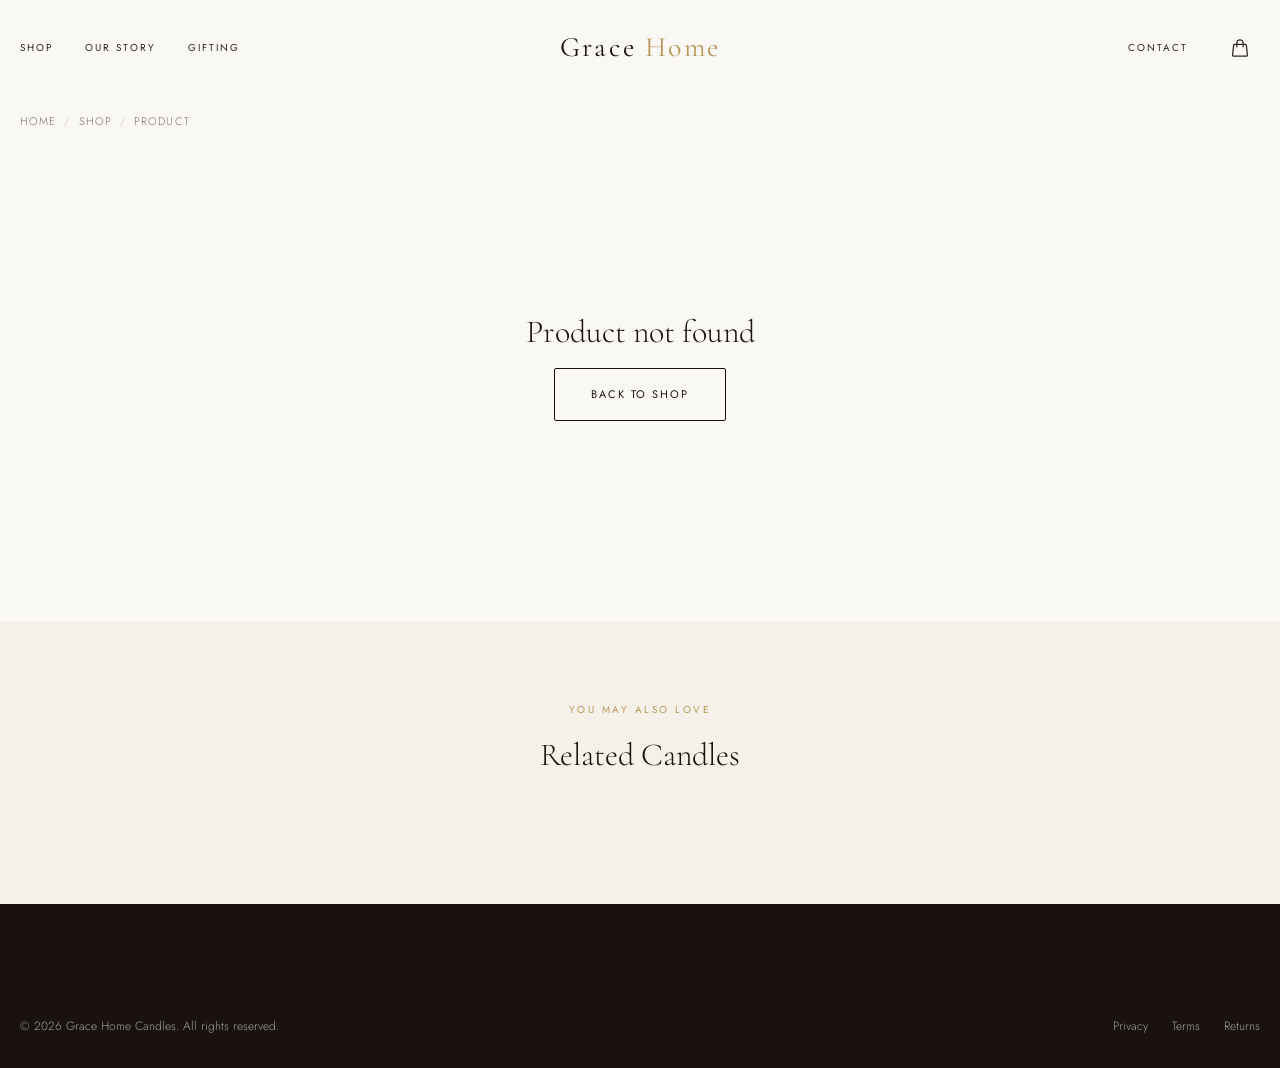
<file: pages/product.html>
<!DOCTYPE html>
<html lang="en">
<head>
  <meta charset="UTF-8">
  <meta name="viewport" content="width=device-width, initial-scale=1.0">
  <meta name="robots" content="index, follow">
  <title id="page-title">Product — Grace Home Candles</title>
  <link rel="preconnect" href="https://fonts.googleapis.com">
  <link rel="preconnect" href="https://fonts.gstatic.com" crossorigin>
  <link href="https://fonts.googleapis.com/css2?family=Cormorant+Garamond:ital,wght@0,300;0,400;0,500;1,300;1,400&family=Jost:wght@200;300;400;500&display=swap" rel="stylesheet">
  <link rel="stylesheet" href="../css/main.css">
</head>
<body>

<div id="page-loader" class="page-loader" role="status">
  <div><div class="loader-logo">Grace <span>Home</span></div><div class="loader-bar"></div></div>
</div>

<div id="cart-overlay" class="cart-overlay" aria-hidden="true"></div>
<aside id="cart-drawer" class="cart-drawer" aria-hidden="true" aria-label="Shopping Cart">
  <div class="cart-header">
    <h2 class="cart-title">Your Cart</h2>
    <button class="cart-close" data-cart-close aria-label="Close cart">
      <svg xmlns="http://www.w3.org/2000/svg" fill="none" viewBox="0 0 24 24" stroke="currentColor"><path stroke-linecap="round" stroke-linejoin="round" d="M6 18L18 6M6 6l12 12"/></svg>
    </button>
  </div>
  <div class="cart-body" id="cart-body"></div>
  <div class="cart-footer" id="cart-footer" style="display:none">
    <div class="cart-subtotal">
      <span class="cart-subtotal-label">Subtotal</span>
      <span class="cart-subtotal-amount" id="cart-subtotal">₹0</span>
    </div>
    <p class="cart-shipping-note" id="cart-shipping-note"></p>
    <div class="cart-actions">
      <a href="checkout.html" class="btn btn-primary btn-full"><span>Proceed to Checkout</span></a>
    </div>
  </div>
</aside>

<nav id="mobile-nav" class="mobile-nav">
  <button id="mobile-nav-close" class="mobile-nav-close">✕</button>
  <a href="../index.html" class="mobile-nav-link">Home</a>
  <a href="shop.html" class="mobile-nav-link">Shop</a>
  <a href="about.html" class="mobile-nav-link">Our Story</a>
  <a href="contact.html" class="mobile-nav-link">Contact</a>
</nav>

<header id="site-header" role="banner">
  <div class="container">
    <div class="header-inner">
      <nav class="nav-left">
        <a href="shop.html" class="nav-link">Shop</a>
        <a href="about.html" class="nav-link">Our Story</a>
        <a href="gifting.html" class="nav-link">Gifting</a>
      </nav>
      <a href="../index.html" class="nav-logo">Grace <span>Home</span></a>
      <div class="nav-right">
        <a href="contact.html" class="nav-link">Contact</a>
        <button class="nav-icon-btn" data-cart-open aria-label="Open cart">
          <svg xmlns="http://www.w3.org/2000/svg" fill="none" viewBox="0 0 24 24" stroke="currentColor"><path stroke-linecap="round" stroke-linejoin="round" d="M15.75 10.5V6a3.75 3.75 0 10-7.5 0v4.5m11.356-1.993l1.263 12c.07.665-.45 1.243-1.119 1.243H4.25a1.125 1.125 0 01-1.12-1.243l1.264-12A1.125 1.125 0 015.513 7.5h12.974c.576 0 1.059.435 1.119 1.007z"/></svg>
          <span class="cart-count"></span>
        </button>
        <button class="hamburger" id="mobile-nav-toggle" aria-label="Open menu"><span></span><span></span><span></span></button>
      </div>
    </div>
  </div>
</header>

<main style="padding-top:80px">
  <div class="container">
    <nav class="breadcrumb" style="padding-top:32px" aria-label="Breadcrumb">
      <a href="../index.html">Home</a>
      <span class="breadcrumb-sep">/</span>
      <a href="shop.html">Shop</a>
      <span class="breadcrumb-sep">/</span>
      <span id="breadcrumb-product" aria-current="page">Product</span>
    </nav>
  </div>

  <div class="container">
    <div class="product-detail" id="product-detail">
      <div style="text-align:center;padding:80px 0">
        <p class="body-lg">Loading...</p>
      </div>
    </div>
  </div>

  <!-- Related Products -->
  <section style="background:var(--cream);padding:80px 0">
    <div class="container">
      <div class="section-header centered" style="margin-bottom:48px">
        <p class="overline">You may also love</p>
        <h2 class="display-sm">Related Candles</h2>
      </div>
      <div class="products-grid" id="related-grid"></div>
    </div>
  </section>
</main>

<footer class="site-footer">
  <div class="container">
    <div class="footer-bottom" style="padding:32px 0">
      <p>© <span id="current-year"></span> Grace Home Candles. All rights reserved.</p>
      <div class="footer-bottom-links">
        <a href="privacy-policy.html">Privacy</a><a href="terms.html">Terms</a><a href="return-policy.html">Returns</a>
      </div>
    </div>
  </div>
</footer>

<div id="toast-container" class="toast-container" aria-live="polite"></div>

<script src="../js/products.js"></script>
<script src="../js/core.js"></script>
<script>
document.getElementById('current-year').textContent = new Date().getFullYear();

document.addEventListener('DOMContentLoaded', () => {
  const params = new URLSearchParams(window.location.search);
  const id = params.get('id');
  const product = PRODUCTS.find(p => p.id === id);

  if (!product) {
    document.getElementById('product-detail').innerHTML = `
      <div style="text-align:center;padding:80px;grid-column:1/-1">
        <h2 class="display-sm" style="margin-bottom:16px">Product not found</h2>
        <a href="shop.html" class="btn btn-outline"><span>Back to Shop</span></a>
      </div>`;
    return;
  }

  document.getElementById('page-title').textContent = `${product.name} — Grace Home Candles`;
  document.getElementById('breadcrumb-product').textContent = product.name;

  const savings = product.originalPrice - product.salePrice;
  const pct = Math.round((savings / product.originalPrice) * 100);
  const badges = product.badges.map(b =>
    `<span class="badge badge-${b.toLowerCase().replace(' ','')}">${b}</span>`).join(' ');

  const thumbs = product.images.map((img, i) => `
    <div class="product-thumb ${i===0?'active':''}" data-img="${img}" data-idx="${i}">
      <img src="${img}" alt="${product.name} view ${i+1}" loading="lazy">
    </div>`).join('');

  document.getElementById('product-detail').innerHTML = `
    <div class="product-gallery">
      <div class="product-main-image" id="main-image-wrap">
        <img id="main-image" src="${product.images[0]}" alt="${product.name}" loading="eager">
      </div>
      <div class="product-thumbs">${thumbs}</div>
    </div>
    <div class="product-info">
      <div style="margin-bottom:12px">${badges}</div>
      <p class="overline">${product.notes}</p>
      <h1 class="display-md" style="margin-bottom:16px">${product.name}</h1>
      <div class="product-pricing">
        <span class="price-sale">₹${product.salePrice.toLocaleString('en-IN')}</span>
        <span class="price-original">₹${product.originalPrice.toLocaleString('en-IN')}</span>
        <span class="price-savings">Save ${pct}%</span>
      </div>
      <p class="product-desc">${product.description}</p>
      <div class="product-specs">
        <div class="spec-row"><span class="spec-label">Top Notes</span><span class="spec-value">${product.fragrance.top}</span></div>
        <div class="spec-row"><span class="spec-label">Heart Notes</span><span class="spec-value">${product.fragrance.mid}</span></div>
        <div class="spec-row"><span class="spec-label">Base Notes</span><span class="spec-value">${product.fragrance.base}</span></div>
        <div class="spec-row"><span class="spec-label">Burn Time</span><span class="spec-value">${product.burnTime}</span></div>
        <div class="spec-row"><span class="spec-label">Size</span><span class="spec-value">${product.size}</span></div>
        <div class="spec-row"><span class="spec-label">Wax</span><span class="spec-value">${product.wax}</span></div>
        <div class="spec-row"><span class="spec-label">Wick</span><span class="spec-value">${product.wick}</span></div>
      </div>
      <div class="product-actions">
        <button class="btn btn-primary btn-lg btn-full"
          onclick="Cart.add({id:'${product.id}',name:'${product.name}',notes:'${product.notes}',price:${product.salePrice},originalPrice:${product.originalPrice},image:'${product.images[0]}'})">
          <span>Add to Cart — ₹${product.salePrice.toLocaleString('en-IN')}</span>
        </button>
        <a href="checkout.html" class="btn btn-outline btn-lg btn-full"><span>Buy Now</span></a>
      </div>
      <div class="product-assurances">
        <div class="assurance-item">
          <svg xmlns="http://www.w3.org/2000/svg" fill="none" viewBox="0 0 24 24" stroke="currentColor"><path stroke-linecap="round" stroke-linejoin="round" d="M8.25 18.75a1.5 1.5 0 01-3 0m3 0a1.5 1.5 0 00-3 0m3 0h6m-9 0H3.375a1.125 1.125 0 01-1.125-1.125V14.25m17.25 4.5a1.5 1.5 0 01-3 0m3 0a1.5 1.5 0 00-3 0m3 0h1.125c.621 0 1.129-.504 1.09-1.124a17.902 17.902 0 00-3.213-9.193 2.056 2.056 0 00-1.58-.86H14.25M16.5 18.75h-2.25m0-11.177v-.958c0-.568-.422-1.048-.987-1.106a48.554 48.554 0 00-10.026 0 1.106 1.106 0 00-.987 1.106v7.635m12-6.677v6.677m0 4.5v-4.5m0 0h-12"/></svg>
          Free shipping on ₹999+
        </div>
        <div class="assurance-item">
          <svg xmlns="http://www.w3.org/2000/svg" fill="none" viewBox="0 0 24 24" stroke="currentColor"><path stroke-linecap="round" stroke-linejoin="round" d="M16.023 9.348h4.992v-.001M2.985 19.644v-4.992m0 0h4.992m-4.993 0l3.181 3.183a8.25 8.25 0 0013.803-3.7M4.031 9.865a8.25 8.25 0 0113.803-3.7l3.181 3.182m0-4.991v4.99"/></svg>
          7-day returns
        </div>
        <div class="assurance-item">
          <svg xmlns="http://www.w3.org/2000/svg" fill="none" viewBox="0 0 24 24" stroke="currentColor"><path stroke-linecap="round" stroke-linejoin="round" d="M9 12.75L11.25 15 15 9.75m-3-7.036A11.959 11.959 0 013.598 6 11.99 11.99 0 003 9.749c0 5.592 3.824 10.29 9 11.623 5.176-1.332 9-6.03 9-11.622 0-1.31-.21-2.571-.598-3.751h-.152c-3.196 0-6.1-1.248-8.25-3.285z"/></svg>
          Secure checkout
        </div>
      </div>
    </div>
  `;

  // Thumbnail click
  document.querySelectorAll('.product-thumb').forEach(thumb => {
    thumb.addEventListener('click', () => {
      document.getElementById('main-image').src = thumb.dataset.img;
      document.querySelectorAll('.product-thumb').forEach(t => t.classList.remove('active'));
      thumb.classList.add('active');
    });
  });

  // Related products
  const related = PRODUCTS.filter(p => p.id !== id).slice(0, 3);
  const relGrid = document.getElementById('related-grid');
  if (relGrid) {
    relGrid.innerHTML = related.map((p, i) => renderProductCard(p, i)).join('');
    relGrid.querySelectorAll('.product-card').forEach(card => {
      card.addEventListener('click', (e) => {
        if (e.target.closest('button')) return;
        window.location.href = `product.html?id=${card.dataset.productId}`;
      });
    });
    ScrollReveal.init();
  }
});
</script>
</body>
</html>
</file>
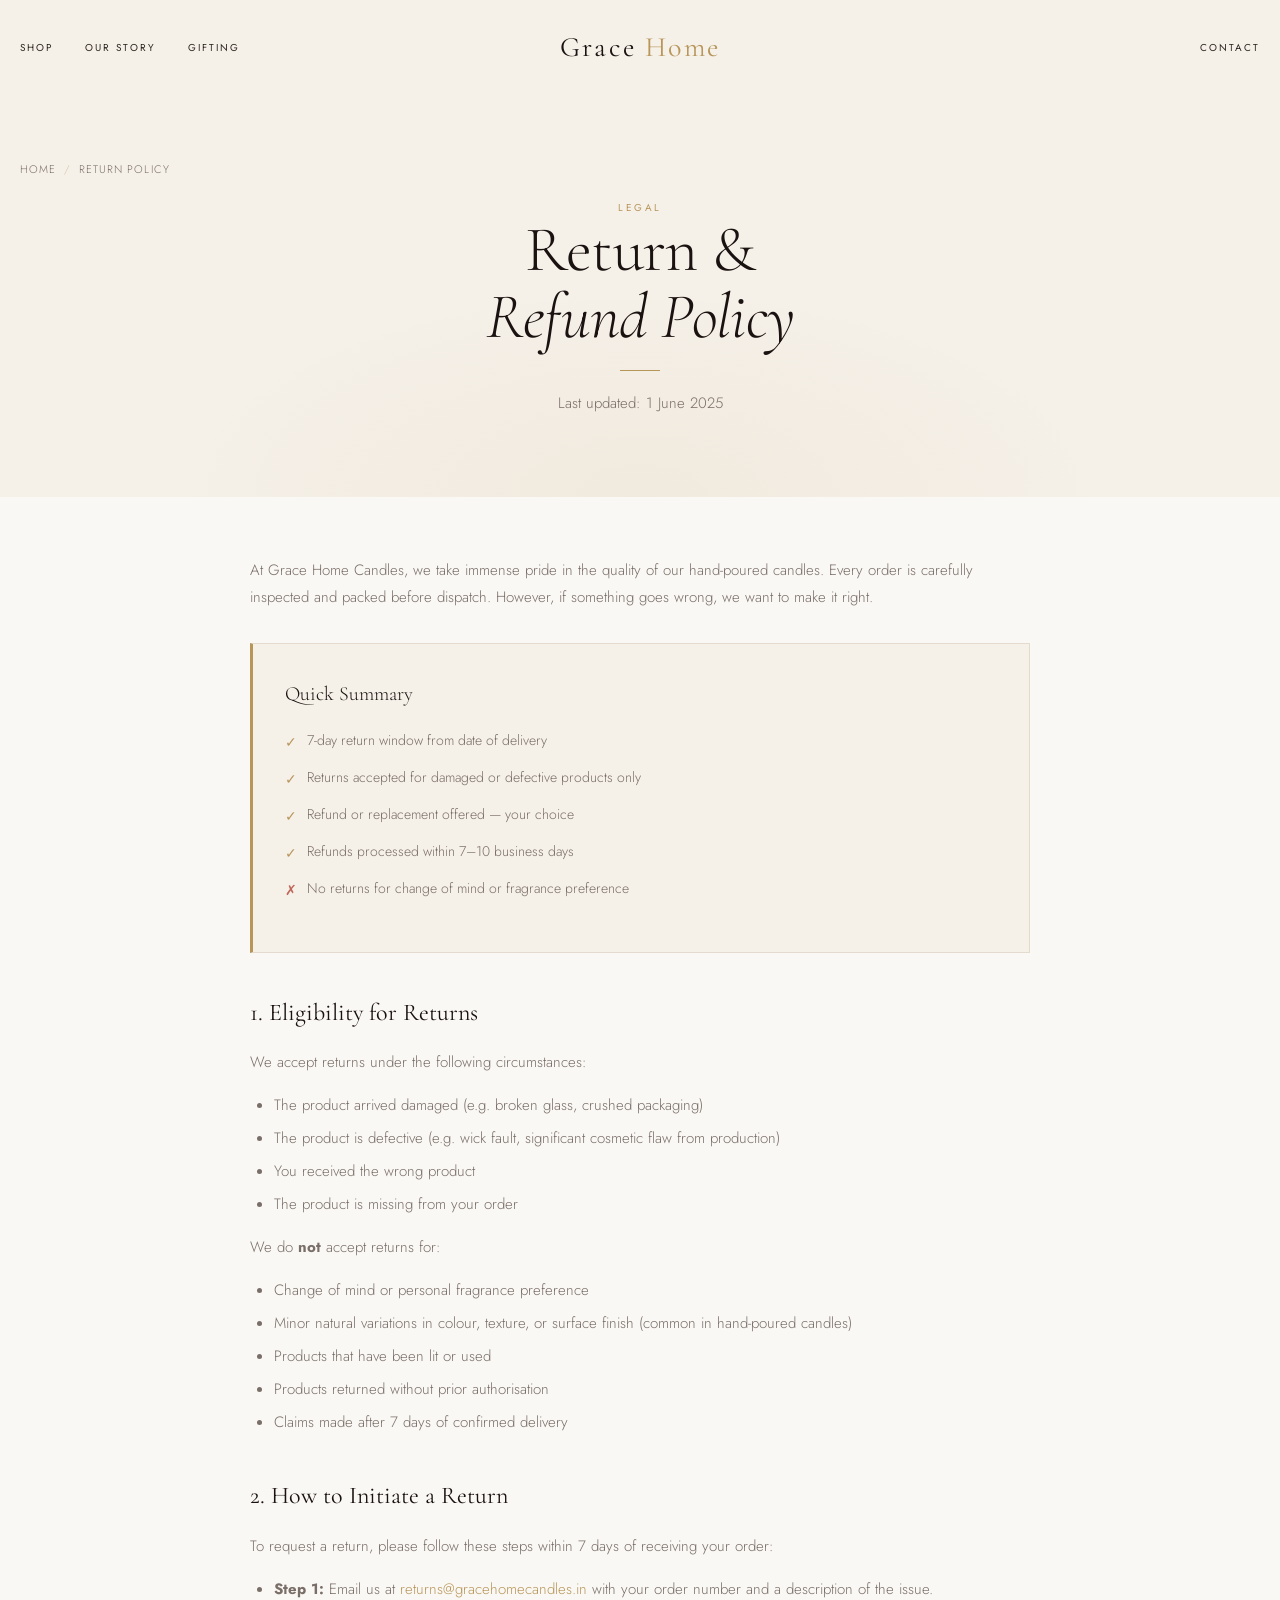
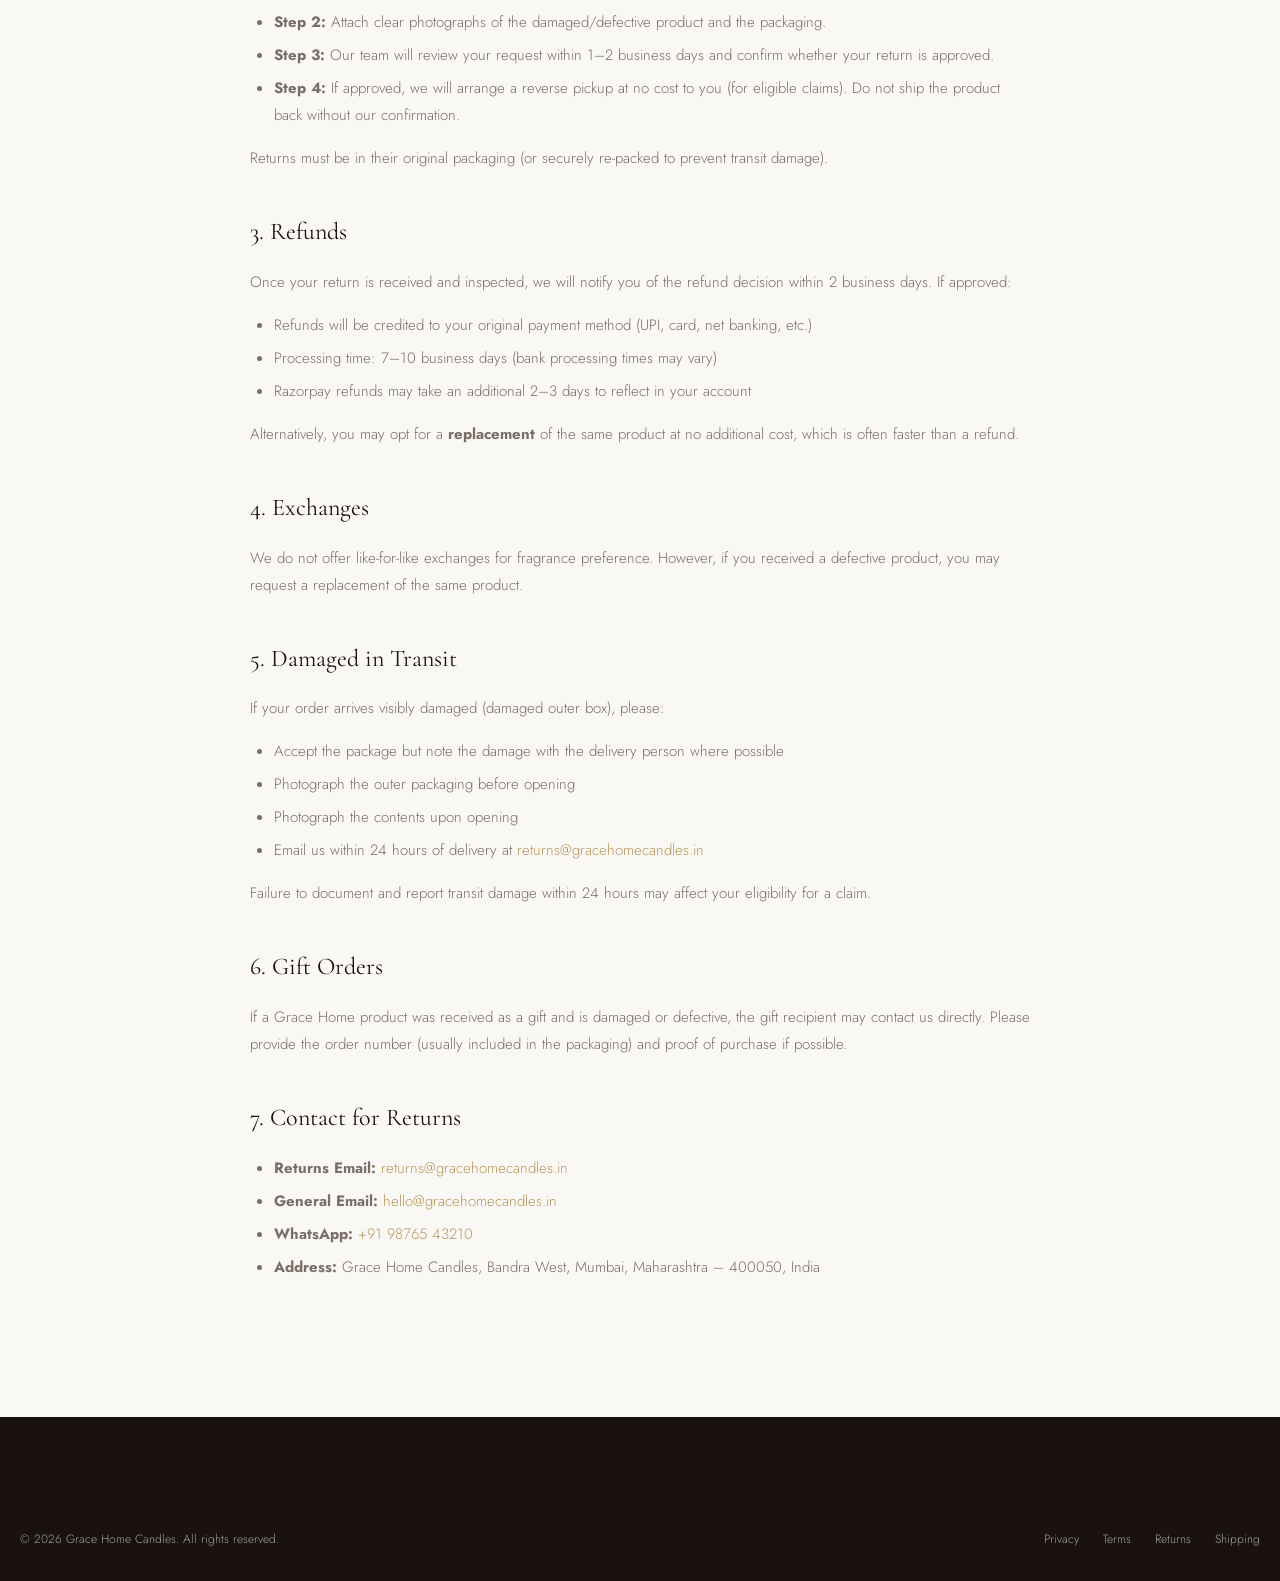
<file: pages/return-policy.html>
<!DOCTYPE html>
<html lang="en">
<head>
  <meta charset="UTF-8">
  <meta name="viewport" content="width=device-width, initial-scale=1.0">
  <meta name="description" content="Return & Refund Policy for Grace Home Candles — 7-day returns on damaged or defective products.">
  <meta name="robots" content="index, follow">
  <title>Return Policy — Grace Home Candles</title>
  <link rel="preconnect" href="https://fonts.googleapis.com">
  <link rel="preconnect" href="https://fonts.gstatic.com" crossorigin>
  <link href="https://fonts.googleapis.com/css2?family=Cormorant+Garamond:ital,wght@0,300;0,400;0,500;1,300;1,400&family=Jost:wght@200;300;400;500&display=swap" rel="stylesheet">
  <link rel="stylesheet" href="../css/main.css">
  <link rel="canonical" href="https://gracehomecandles.in/pages/return-policy.html">
</head>
<body>

<div id="page-loader" class="page-loader" role="status">
  <div><div class="loader-logo">Grace <span>Home</span></div><div class="loader-bar"></div></div>
</div>

<header id="site-header" role="banner">
  <div class="container">
    <div class="header-inner">
      <nav class="nav-left"><a href="shop.html" class="nav-link">Shop</a><a href="about.html" class="nav-link">Our Story</a><a href="gifting.html" class="nav-link">Gifting</a></nav>
      <a href="../index.html" class="nav-logo">Grace <span>Home</span></a>
      <div class="nav-right"><a href="contact.html" class="nav-link">Contact</a></div>
    </div>
  </div>
</header>

<section class="page-banner">
  <div class="container">
    <nav class="breadcrumb" aria-label="Breadcrumb"><a href="../index.html">Home</a><span class="breadcrumb-sep">/</span><span aria-current="page">Return Policy</span></nav>
    <p class="overline reveal">Legal</p>
    <h1 class="display-lg reveal reveal-delay-1">Return &amp;<br><em>Refund Policy</em></h1>
    <div class="divider reveal reveal-delay-2"></div>
    <p class="body-md reveal reveal-delay-3">Last updated: 1 June 2025</p>
  </div>
</section>

<main>
  <div class="container">
    <div class="policy-content">

      <p>At Grace Home Candles, we take immense pride in the quality of our hand-poured candles. Every order is carefully inspected and packed before dispatch. However, if something goes wrong, we want to make it right.</p>

      <!-- Quick summary -->
      <div style="background:var(--cream);border:1px solid var(--border);padding:32px;margin:32px 0;border-left:3px solid var(--gold)">
        <p style="font-family:var(--font-serif);font-size:20px;color:var(--espresso);margin-bottom:16px">Quick Summary</p>
        <ul style="list-style:none;padding:0">
          <li style="display:flex;gap:10px;align-items:flex-start;margin-bottom:10px;font-size:14px;color:var(--muted)"><span style="color:var(--gold);flex-shrink:0;margin-top:2px">✓</span> 7-day return window from date of delivery</li>
          <li style="display:flex;gap:10px;align-items:flex-start;margin-bottom:10px;font-size:14px;color:var(--muted)"><span style="color:var(--gold);flex-shrink:0;margin-top:2px">✓</span> Returns accepted for damaged or defective products only</li>
          <li style="display:flex;gap:10px;align-items:flex-start;margin-bottom:10px;font-size:14px;color:var(--muted)"><span style="color:var(--gold);flex-shrink:0;margin-top:2px">✓</span> Refund or replacement offered — your choice</li>
          <li style="display:flex;gap:10px;align-items:flex-start;margin-bottom:10px;font-size:14px;color:var(--muted)"><span style="color:var(--gold);flex-shrink:0;margin-top:2px">✓</span> Refunds processed within 7–10 business days</li>
          <li style="display:flex;gap:10px;align-items:flex-start;font-size:14px;color:var(--muted)"><span style="color:#C0665A;flex-shrink:0;margin-top:2px">✗</span> No returns for change of mind or fragrance preference</li>
        </ul>
      </div>

      <h2>1. Eligibility for Returns</h2>
      <p>We accept returns under the following circumstances:</p>
      <ul>
        <li>The product arrived damaged (e.g. broken glass, crushed packaging)</li>
        <li>The product is defective (e.g. wick fault, significant cosmetic flaw from production)</li>
        <li>You received the wrong product</li>
        <li>The product is missing from your order</li>
      </ul>
      <p>We do <strong>not</strong> accept returns for:</p>
      <ul>
        <li>Change of mind or personal fragrance preference</li>
        <li>Minor natural variations in colour, texture, or surface finish (common in hand-poured candles)</li>
        <li>Products that have been lit or used</li>
        <li>Products returned without prior authorisation</li>
        <li>Claims made after 7 days of confirmed delivery</li>
      </ul>

      <h2>2. How to Initiate a Return</h2>
      <p>To request a return, please follow these steps within 7 days of receiving your order:</p>
      <ul>
        <li><strong>Step 1:</strong> Email us at <a href="mailto:returns@gracehomecandles.in" style="color:var(--gold)">returns@gracehomecandles.in</a> with your order number and a description of the issue.</li>
        <li><strong>Step 2:</strong> Attach clear photographs of the damaged/defective product and the packaging.</li>
        <li><strong>Step 3:</strong> Our team will review your request within 1–2 business days and confirm whether your return is approved.</li>
        <li><strong>Step 4:</strong> If approved, we will arrange a reverse pickup at no cost to you (for eligible claims). Do not ship the product back without our confirmation.</li>
      </ul>
      <p>Returns must be in their original packaging (or securely re-packed to prevent transit damage).</p>

      <h2>3. Refunds</h2>
      <p>Once your return is received and inspected, we will notify you of the refund decision within 2 business days. If approved:</p>
      <ul>
        <li>Refunds will be credited to your original payment method (UPI, card, net banking, etc.)</li>
        <li>Processing time: 7–10 business days (bank processing times may vary)</li>
        <li>Razorpay refunds may take an additional 2–3 days to reflect in your account</li>
      </ul>
      <p>Alternatively, you may opt for a <strong>replacement</strong> of the same product at no additional cost, which is often faster than a refund.</p>

      <h2>4. Exchanges</h2>
      <p>We do not offer like-for-like exchanges for fragrance preference. However, if you received a defective product, you may request a replacement of the same product.</p>

      <h2>5. Damaged in Transit</h2>
      <p>If your order arrives visibly damaged (damaged outer box), please:</p>
      <ul>
        <li>Accept the package but note the damage with the delivery person where possible</li>
        <li>Photograph the outer packaging before opening</li>
        <li>Photograph the contents upon opening</li>
        <li>Email us within 24 hours of delivery at <a href="mailto:returns@gracehomecandles.in" style="color:var(--gold)">returns@gracehomecandles.in</a></li>
      </ul>
      <p>Failure to document and report transit damage within 24 hours may affect your eligibility for a claim.</p>

      <h2>6. Gift Orders</h2>
      <p>If a Grace Home product was received as a gift and is damaged or defective, the gift recipient may contact us directly. Please provide the order number (usually included in the packaging) and proof of purchase if possible.</p>

      <h2>7. Contact for Returns</h2>
      <ul>
        <li><strong>Returns Email:</strong> <a href="mailto:returns@gracehomecandles.in" style="color:var(--gold)">returns@gracehomecandles.in</a></li>
        <li><strong>General Email:</strong> <a href="mailto:hello@gracehomecandles.in" style="color:var(--gold)">hello@gracehomecandles.in</a></li>
        <li><strong>WhatsApp:</strong> <a href="https://wa.me/919876543210" style="color:var(--gold)">+91 98765 43210</a></li>
        <li><strong>Address:</strong> Grace Home Candles, Bandra West, Mumbai, Maharashtra – 400050, India</li>
      </ul>

    </div>
  </div>
</main>

<footer class="site-footer">
  <div class="container">
    <div class="footer-bottom" style="padding:32px 0">
      <p>© <span id="current-year"></span> Grace Home Candles. All rights reserved.</p>
      <div class="footer-bottom-links">
        <a href="privacy-policy.html">Privacy</a><a href="terms.html">Terms</a><a href="return-policy.html">Returns</a><a href="shipping-policy.html">Shipping</a>
      </div>
    </div>
  </div>
</footer>

<script src="../js/products.js"></script>
<script src="../js/core.js"></script>
<script>document.getElementById('current-year').textContent = new Date().getFullYear();</script>
</body>
</html>
</file>
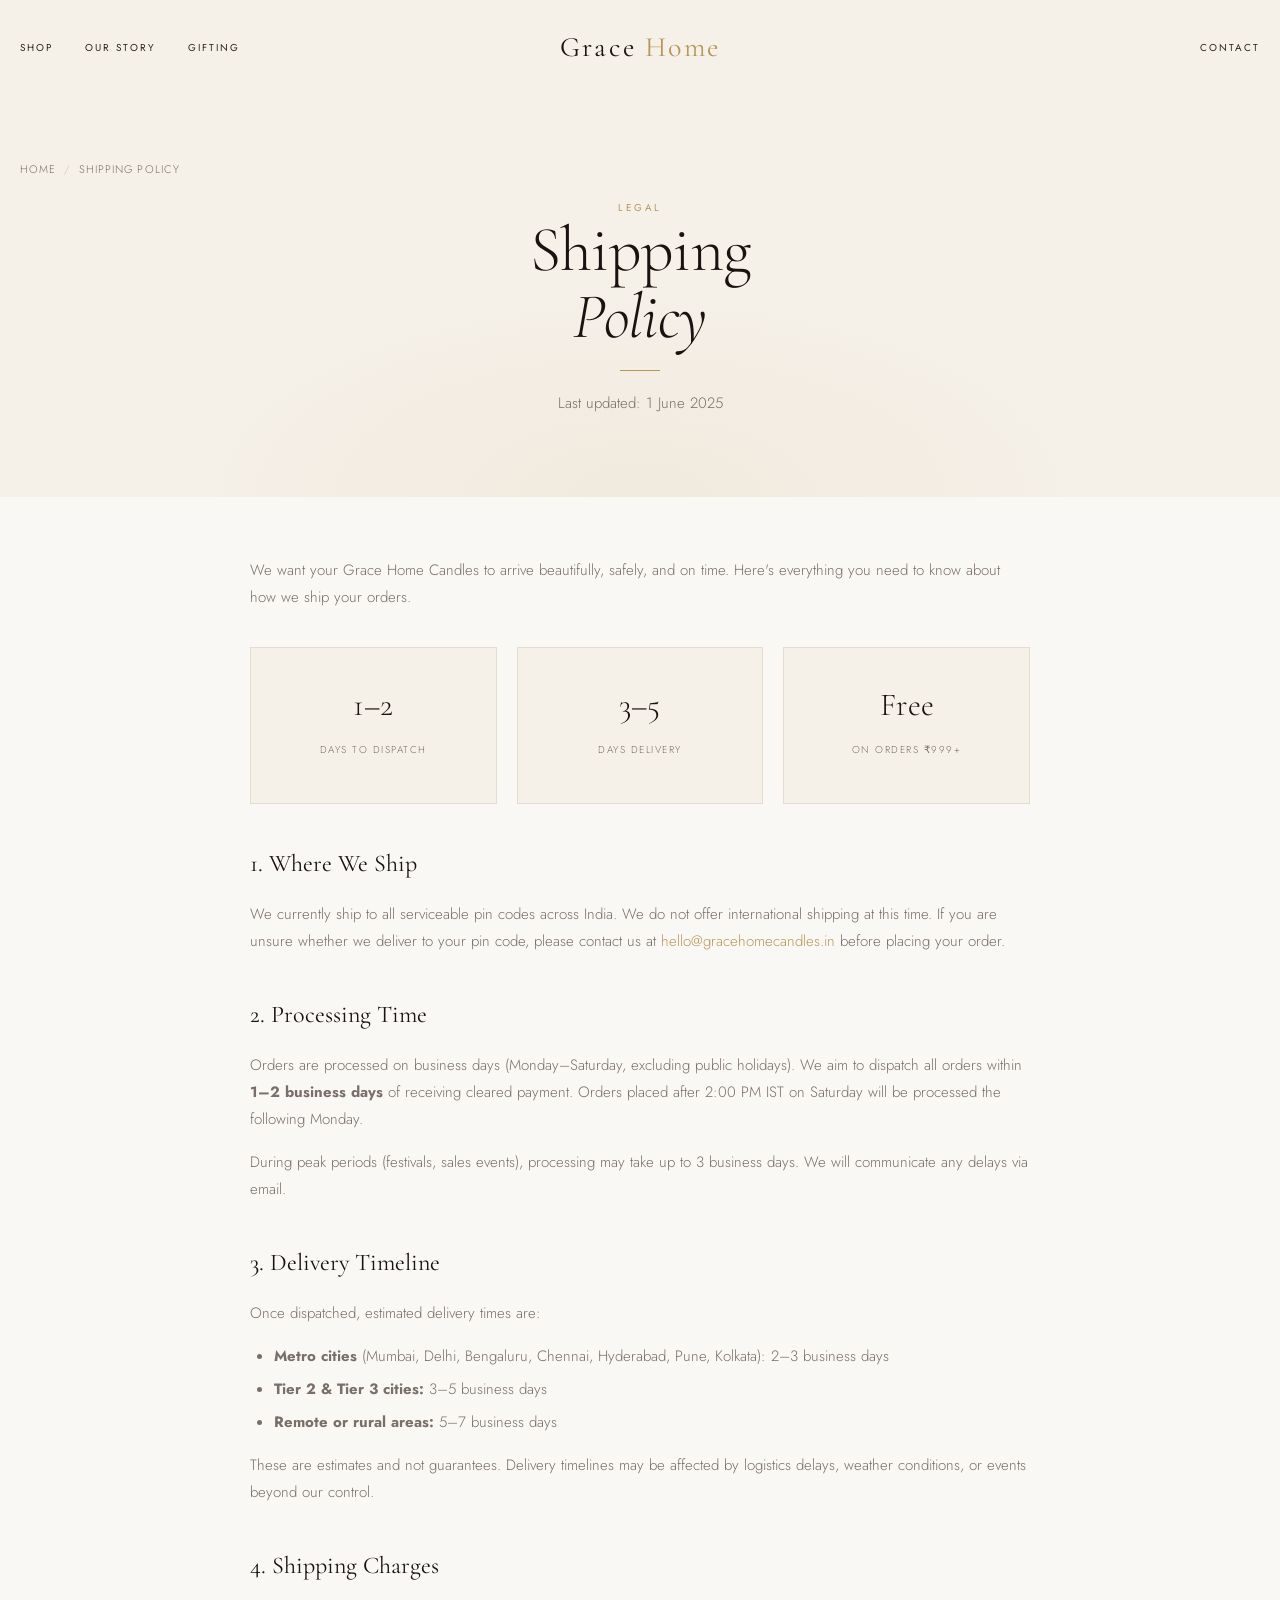
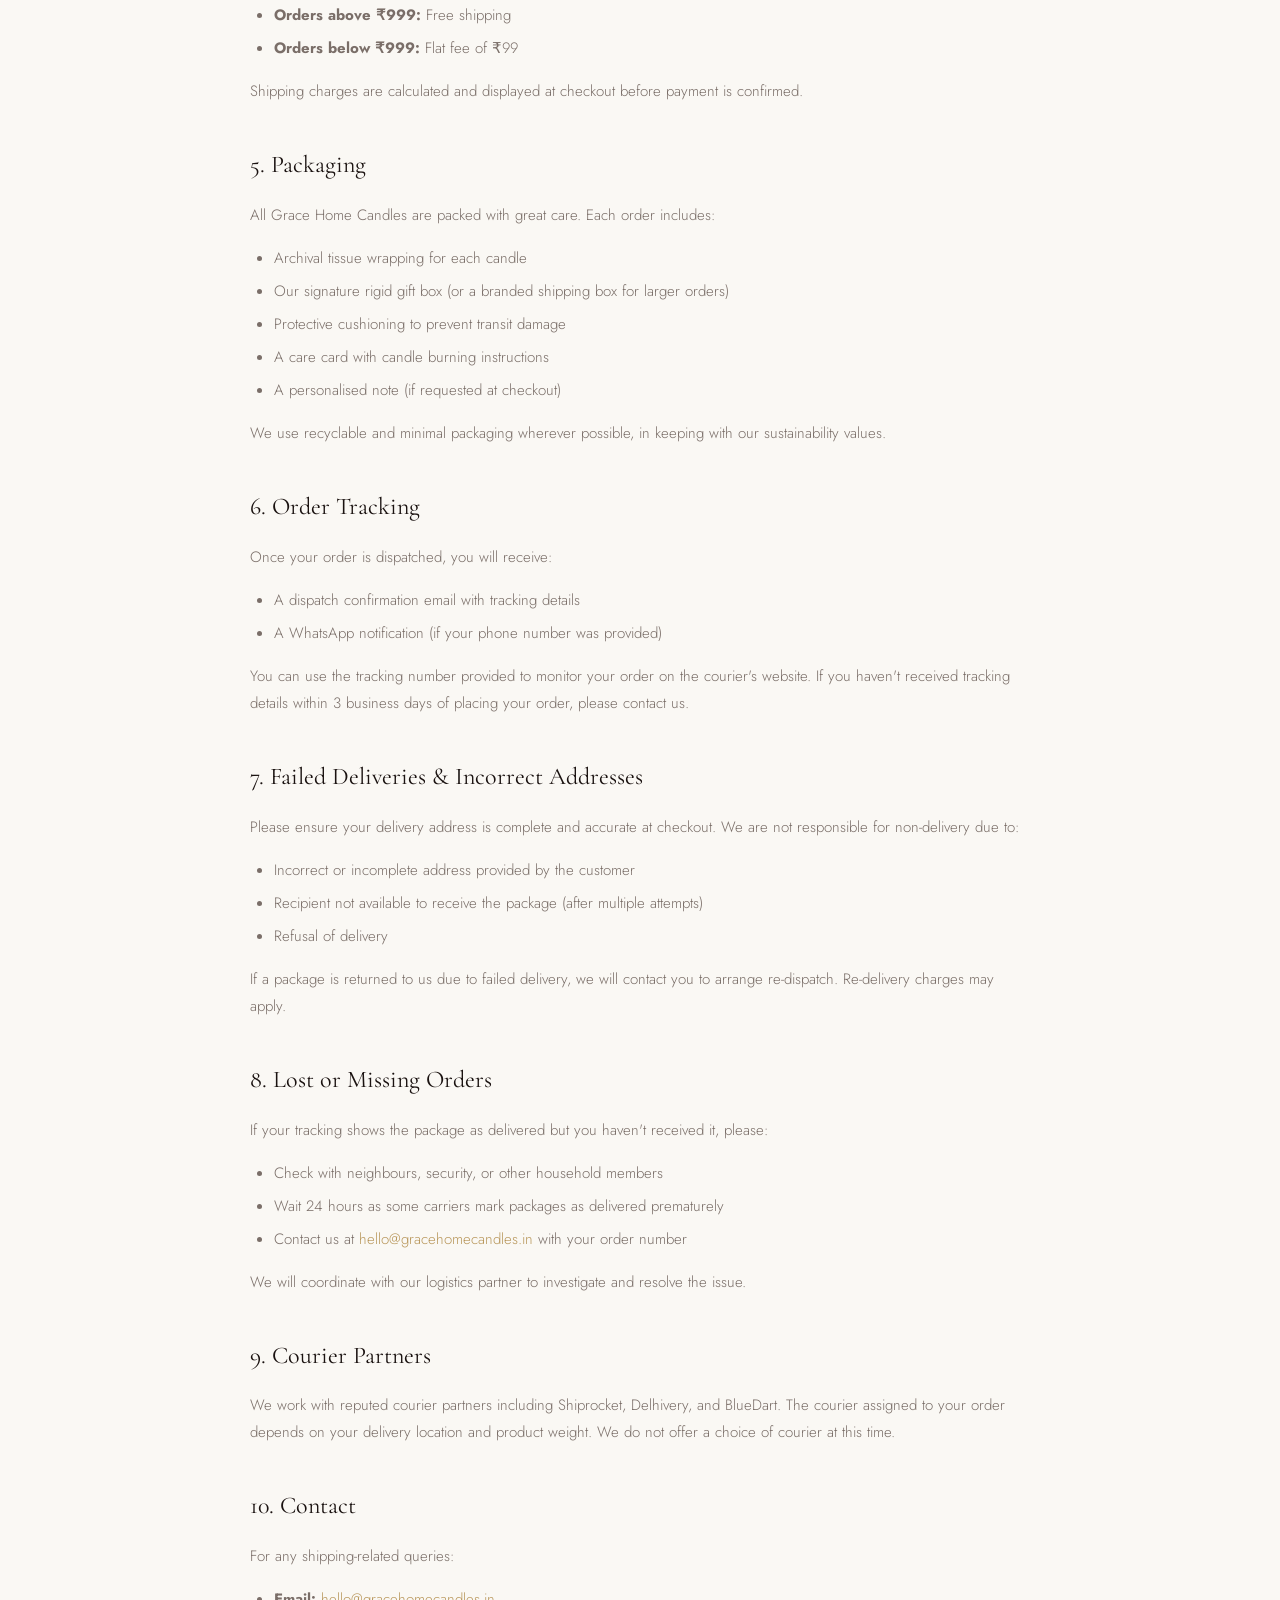
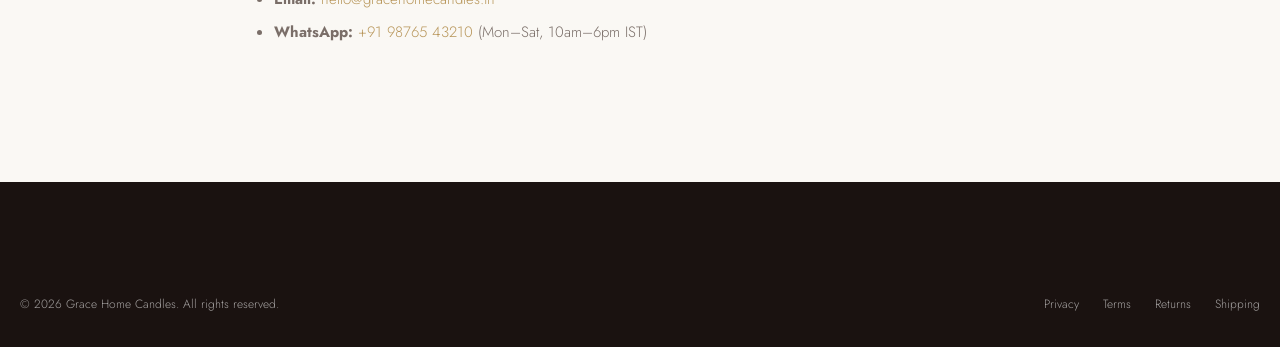
<file: pages/shipping-policy.html>
<!DOCTYPE html>
<html lang="en">
<head>
  <meta charset="UTF-8">
  <meta name="viewport" content="width=device-width, initial-scale=1.0">
  <meta name="description" content="Shipping Policy for Grace Home Candles — delivery timelines, costs, and everything you need to know about receiving your order.">
  <meta name="robots" content="index, follow">
  <title>Shipping Policy — Grace Home Candles</title>
  <link rel="preconnect" href="https://fonts.googleapis.com">
  <link rel="preconnect" href="https://fonts.gstatic.com" crossorigin>
  <link href="https://fonts.googleapis.com/css2?family=Cormorant+Garamond:ital,wght@0,300;0,400;0,500;1,300;1,400&family=Jost:wght@200;300;400;500&display=swap" rel="stylesheet">
  <link rel="stylesheet" href="../css/main.css">
  <link rel="canonical" href="https://gracehomecandles.in/pages/shipping-policy.html">
</head>
<body>

<div id="page-loader" class="page-loader" role="status">
  <div><div class="loader-logo">Grace <span>Home</span></div><div class="loader-bar"></div></div>
</div>

<header id="site-header" role="banner">
  <div class="container">
    <div class="header-inner">
      <nav class="nav-left"><a href="shop.html" class="nav-link">Shop</a><a href="about.html" class="nav-link">Our Story</a><a href="gifting.html" class="nav-link">Gifting</a></nav>
      <a href="../index.html" class="nav-logo">Grace <span>Home</span></a>
      <div class="nav-right"><a href="contact.html" class="nav-link">Contact</a></div>
    </div>
  </div>
</header>

<section class="page-banner">
  <div class="container">
    <nav class="breadcrumb" aria-label="Breadcrumb"><a href="../index.html">Home</a><span class="breadcrumb-sep">/</span><span aria-current="page">Shipping Policy</span></nav>
    <p class="overline reveal">Legal</p>
    <h1 class="display-lg reveal reveal-delay-1">Shipping<br><em>Policy</em></h1>
    <div class="divider reveal reveal-delay-2"></div>
    <p class="body-md reveal reveal-delay-3">Last updated: 1 June 2025</p>
  </div>
</section>

<main>
  <div class="container">
    <div class="policy-content">

      <p>We want your Grace Home Candles to arrive beautifully, safely, and on time. Here's everything you need to know about how we ship your orders.</p>

      <!-- Shipping summary cards -->
      <div style="display:grid;grid-template-columns:repeat(3,1fr);gap:20px;margin:36px 0">
        <div style="background:var(--cream);padding:28px 24px;border:1px solid var(--border);text-align:center">
          <p style="font-family:var(--font-serif);font-size:32px;color:var(--espresso);margin-bottom:8px">1–2</p>
          <p style="font-size:10px;letter-spacing:0.15em;text-transform:uppercase;color:var(--muted)">Days to Dispatch</p>
        </div>
        <div style="background:var(--cream);padding:28px 24px;border:1px solid var(--border);text-align:center">
          <p style="font-family:var(--font-serif);font-size:32px;color:var(--espresso);margin-bottom:8px">3–5</p>
          <p style="font-size:10px;letter-spacing:0.15em;text-transform:uppercase;color:var(--muted)">Days Delivery</p>
        </div>
        <div style="background:var(--cream);padding:28px 24px;border:1px solid var(--border);text-align:center">
          <p style="font-family:var(--font-serif);font-size:32px;color:var(--espresso);margin-bottom:8px">Free</p>
          <p style="font-size:10px;letter-spacing:0.15em;text-transform:uppercase;color:var(--muted)">On Orders ₹999+</p>
        </div>
      </div>

      <h2>1. Where We Ship</h2>
      <p>We currently ship to all serviceable pin codes across India. We do not offer international shipping at this time. If you are unsure whether we deliver to your pin code, please contact us at <a href="mailto:hello@gracehomecandles.in" style="color:var(--gold)">hello@gracehomecandles.in</a> before placing your order.</p>

      <h2>2. Processing Time</h2>
      <p>Orders are processed on business days (Monday–Saturday, excluding public holidays). We aim to dispatch all orders within <strong>1–2 business days</strong> of receiving cleared payment. Orders placed after 2:00 PM IST on Saturday will be processed the following Monday.</p>
      <p>During peak periods (festivals, sales events), processing may take up to 3 business days. We will communicate any delays via email.</p>

      <h2>3. Delivery Timeline</h2>
      <p>Once dispatched, estimated delivery times are:</p>
      <ul>
        <li><strong>Metro cities</strong> (Mumbai, Delhi, Bengaluru, Chennai, Hyderabad, Pune, Kolkata): 2–3 business days</li>
        <li><strong>Tier 2 & Tier 3 cities:</strong> 3–5 business days</li>
        <li><strong>Remote or rural areas:</strong> 5–7 business days</li>
      </ul>
      <p>These are estimates and not guarantees. Delivery timelines may be affected by logistics delays, weather conditions, or events beyond our control.</p>

      <h2>4. Shipping Charges</h2>
      <ul>
        <li><strong>Orders above ₹999:</strong> Free shipping</li>
        <li><strong>Orders below ₹999:</strong> Flat fee of ₹99</li>
      </ul>
      <p>Shipping charges are calculated and displayed at checkout before payment is confirmed.</p>

      <h2>5. Packaging</h2>
      <p>All Grace Home Candles are packed with great care. Each order includes:</p>
      <ul>
        <li>Archival tissue wrapping for each candle</li>
        <li>Our signature rigid gift box (or a branded shipping box for larger orders)</li>
        <li>Protective cushioning to prevent transit damage</li>
        <li>A care card with candle burning instructions</li>
        <li>A personalised note (if requested at checkout)</li>
      </ul>
      <p>We use recyclable and minimal packaging wherever possible, in keeping with our sustainability values.</p>

      <h2>6. Order Tracking</h2>
      <p>Once your order is dispatched, you will receive:</p>
      <ul>
        <li>A dispatch confirmation email with tracking details</li>
        <li>A WhatsApp notification (if your phone number was provided)</li>
      </ul>
      <p>You can use the tracking number provided to monitor your order on the courier's website. If you haven't received tracking details within 3 business days of placing your order, please contact us.</p>

      <h2>7. Failed Deliveries & Incorrect Addresses</h2>
      <p>Please ensure your delivery address is complete and accurate at checkout. We are not responsible for non-delivery due to:</p>
      <ul>
        <li>Incorrect or incomplete address provided by the customer</li>
        <li>Recipient not available to receive the package (after multiple attempts)</li>
        <li>Refusal of delivery</li>
      </ul>
      <p>If a package is returned to us due to failed delivery, we will contact you to arrange re-dispatch. Re-delivery charges may apply.</p>

      <h2>8. Lost or Missing Orders</h2>
      <p>If your tracking shows the package as delivered but you haven't received it, please:</p>
      <ul>
        <li>Check with neighbours, security, or other household members</li>
        <li>Wait 24 hours as some carriers mark packages as delivered prematurely</li>
        <li>Contact us at <a href="mailto:hello@gracehomecandles.in" style="color:var(--gold)">hello@gracehomecandles.in</a> with your order number</li>
      </ul>
      <p>We will coordinate with our logistics partner to investigate and resolve the issue.</p>

      <h2>9. Courier Partners</h2>
      <p>We work with reputed courier partners including Shiprocket, Delhivery, and BlueDart. The courier assigned to your order depends on your delivery location and product weight. We do not offer a choice of courier at this time.</p>

      <h2>10. Contact</h2>
      <p>For any shipping-related queries:</p>
      <ul>
        <li><strong>Email:</strong> <a href="mailto:hello@gracehomecandles.in" style="color:var(--gold)">hello@gracehomecandles.in</a></li>
        <li><strong>WhatsApp:</strong> <a href="https://wa.me/919876543210" style="color:var(--gold)">+91 98765 43210</a> (Mon–Sat, 10am–6pm IST)</li>
      </ul>

    </div>
  </div>
</main>

<footer class="site-footer">
  <div class="container">
    <div class="footer-bottom" style="padding:32px 0">
      <p>© <span id="current-year"></span> Grace Home Candles. All rights reserved.</p>
      <div class="footer-bottom-links">
        <a href="privacy-policy.html">Privacy</a><a href="terms.html">Terms</a><a href="return-policy.html">Returns</a><a href="shipping-policy.html">Shipping</a>
      </div>
    </div>
  </div>
</footer>

<script src="../js/products.js"></script>
<script src="../js/core.js"></script>
<script>document.getElementById('current-year').textContent = new Date().getFullYear();</script>
</body>
</html>
</file>
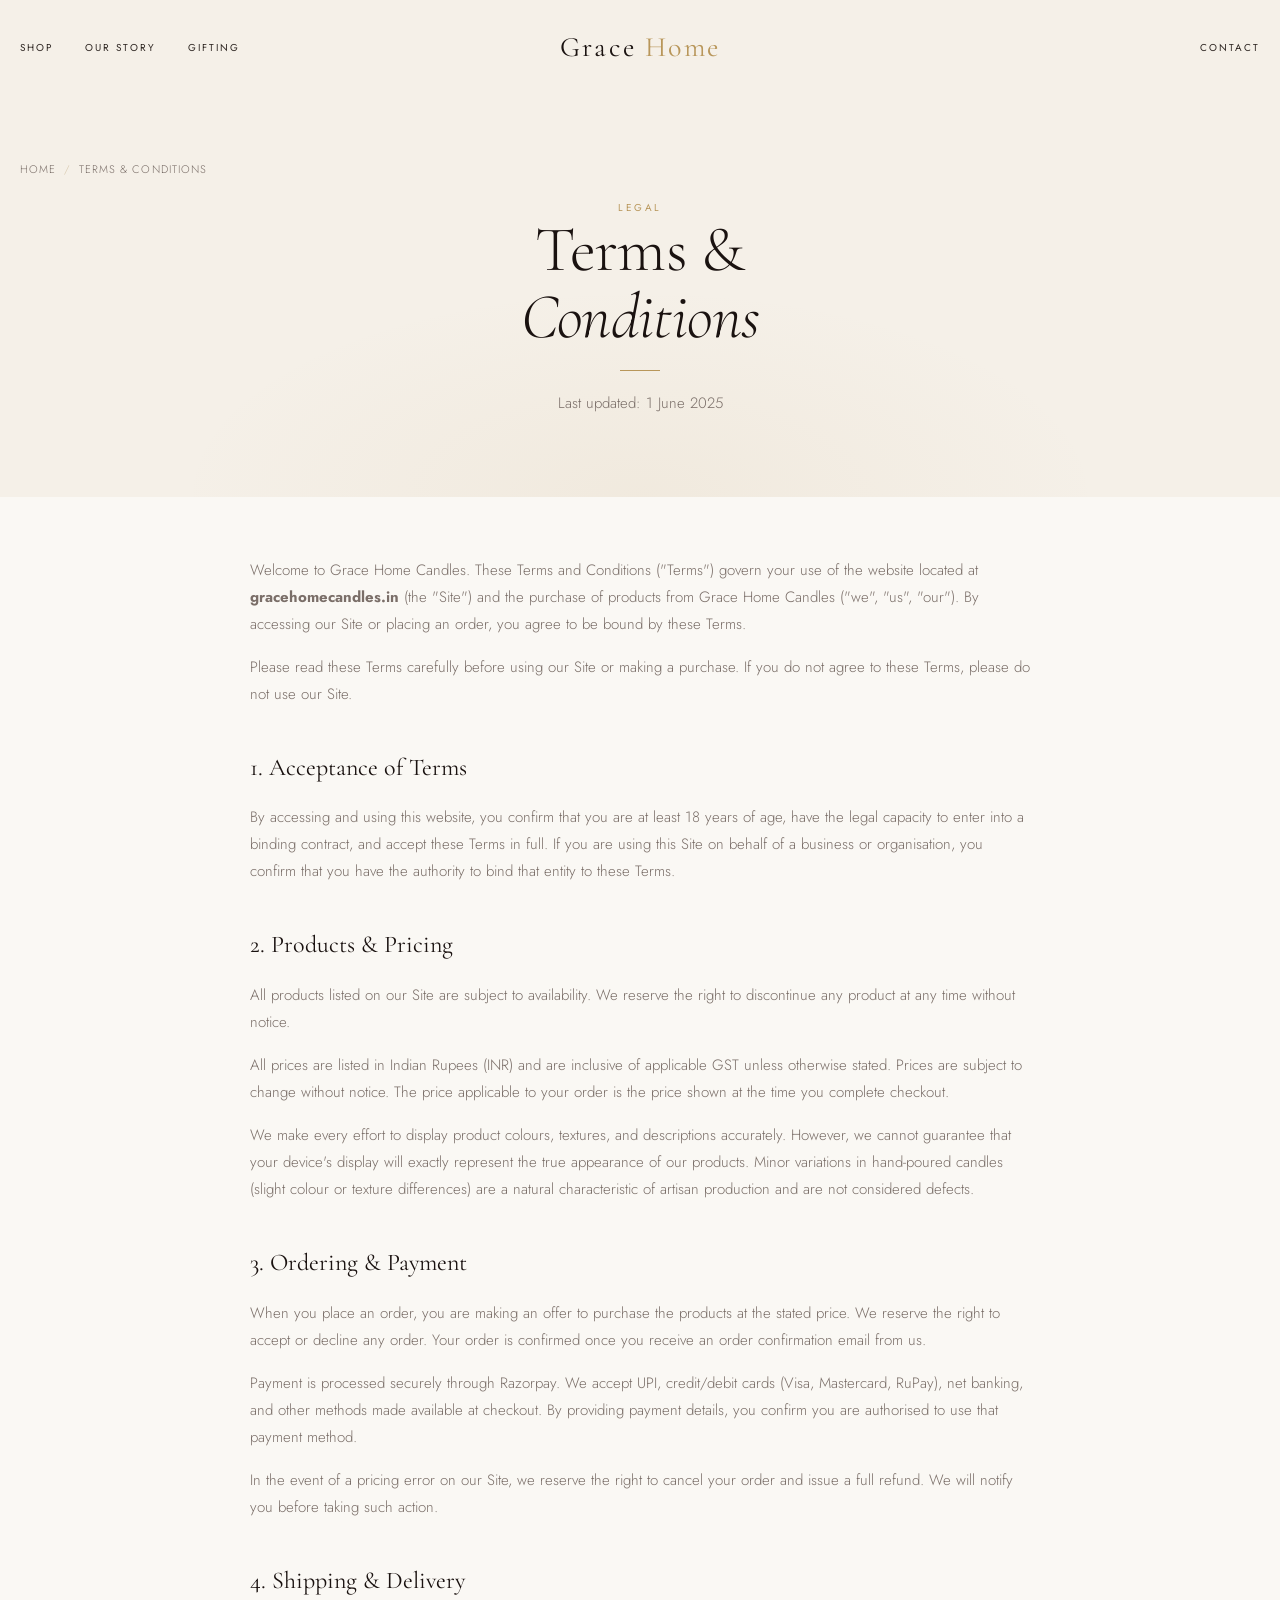
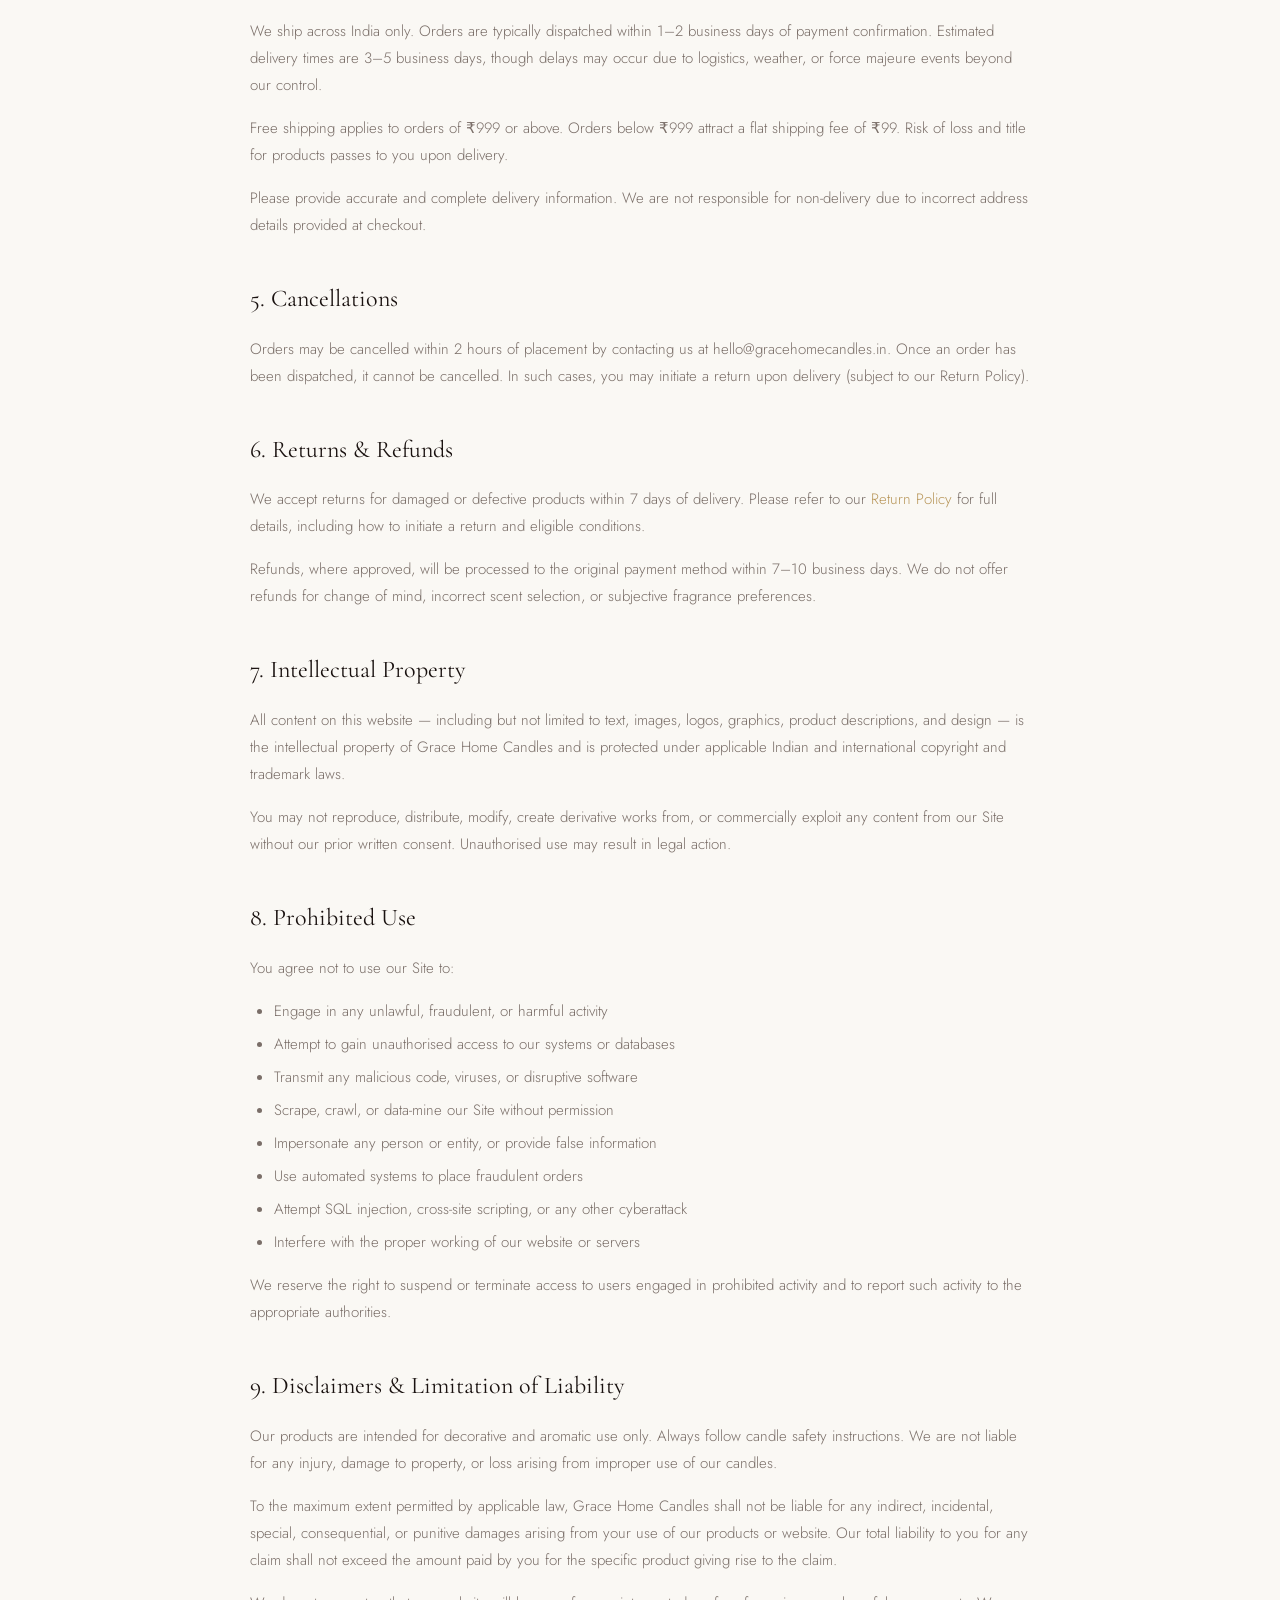
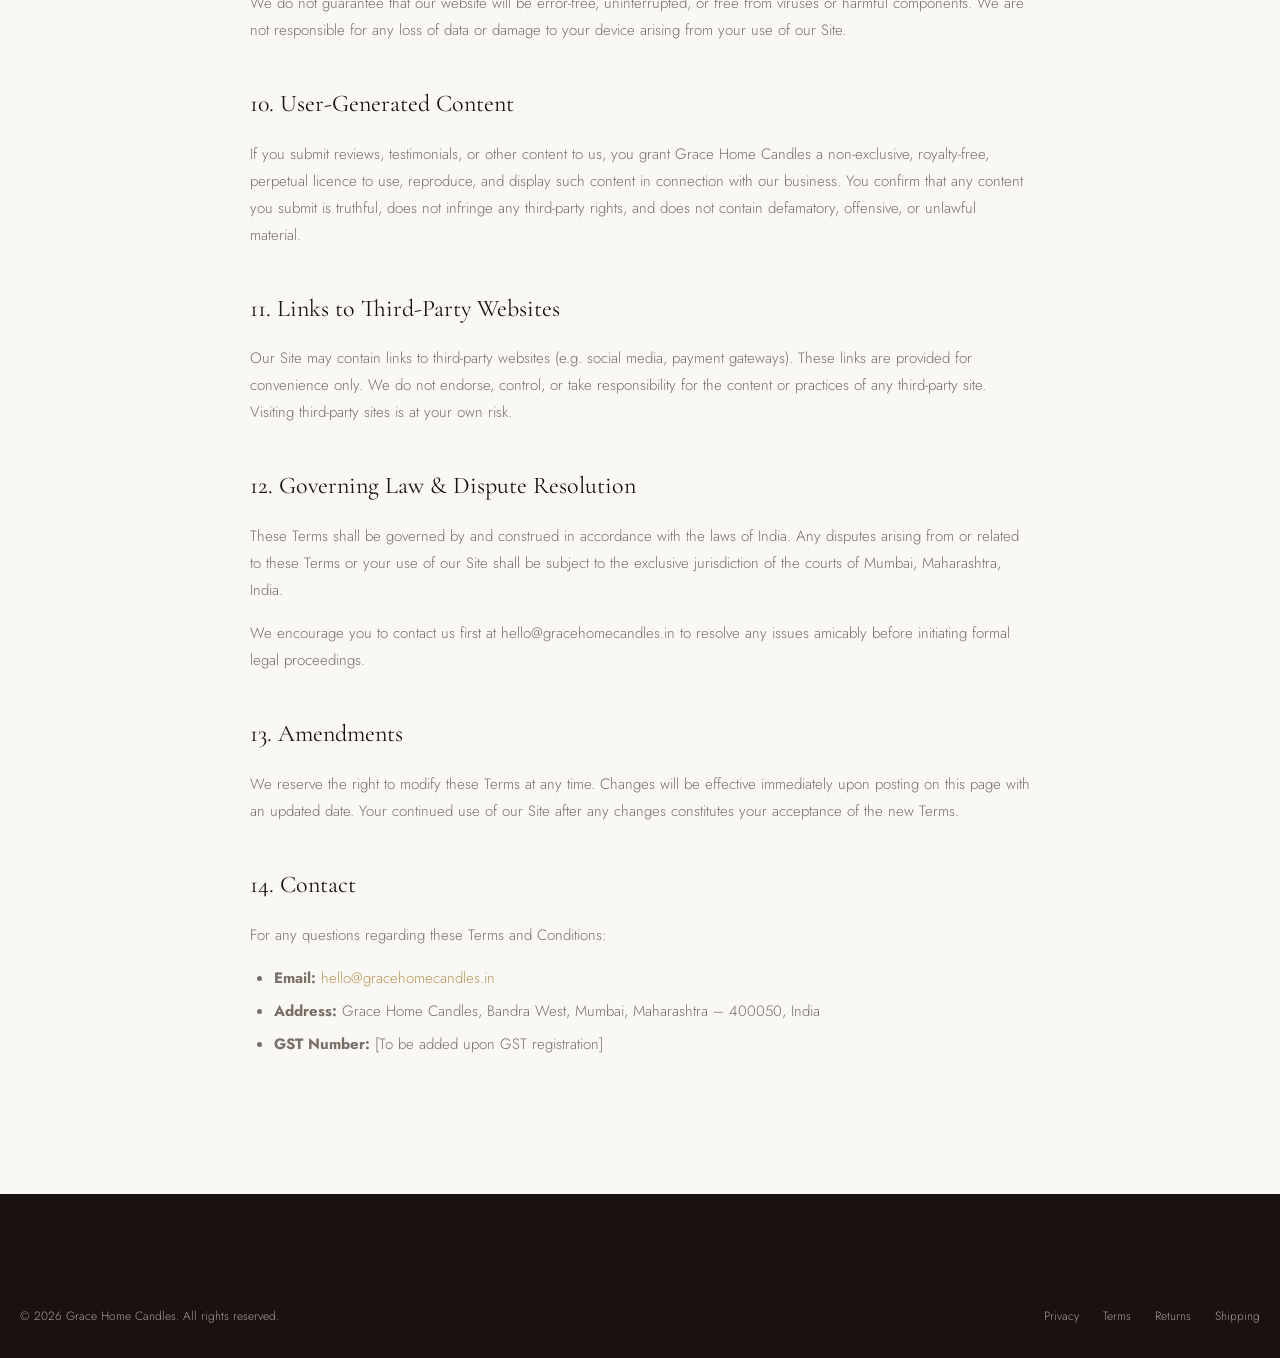
<file: pages/terms.html>
<!DOCTYPE html>
<html lang="en">
<head>
  <meta charset="UTF-8">
  <meta name="viewport" content="width=device-width, initial-scale=1.0">
  <meta name="description" content="Terms and Conditions for Grace Home Candles — the rules that govern use of our website and purchase of our products.">
  <meta name="robots" content="index, follow">
  <title>Terms & Conditions — Grace Home Candles</title>
  <link rel="preconnect" href="https://fonts.googleapis.com">
  <link rel="preconnect" href="https://fonts.gstatic.com" crossorigin>
  <link href="https://fonts.googleapis.com/css2?family=Cormorant+Garamond:ital,wght@0,300;0,400;0,500;1,300;1,400&family=Jost:wght@200;300;400;500&display=swap" rel="stylesheet">
  <link rel="stylesheet" href="../css/main.css">
  <link rel="canonical" href="https://gracehomecandles.in/pages/terms.html">
</head>
<body>

<div id="page-loader" class="page-loader" role="status">
  <div><div class="loader-logo">Grace <span>Home</span></div><div class="loader-bar"></div></div>
</div>

<header id="site-header" role="banner">
  <div class="container">
    <div class="header-inner">
      <nav class="nav-left"><a href="shop.html" class="nav-link">Shop</a><a href="about.html" class="nav-link">Our Story</a><a href="gifting.html" class="nav-link">Gifting</a></nav>
      <a href="../index.html" class="nav-logo">Grace <span>Home</span></a>
      <div class="nav-right"><a href="contact.html" class="nav-link">Contact</a></div>
    </div>
  </div>
</header>

<section class="page-banner">
  <div class="container">
    <nav class="breadcrumb" aria-label="Breadcrumb"><a href="../index.html">Home</a><span class="breadcrumb-sep">/</span><span aria-current="page">Terms & Conditions</span></nav>
    <p class="overline reveal">Legal</p>
    <h1 class="display-lg reveal reveal-delay-1">Terms &amp;<br><em>Conditions</em></h1>
    <div class="divider reveal reveal-delay-2"></div>
    <p class="body-md reveal reveal-delay-3">Last updated: 1 June 2025</p>
  </div>
</section>

<main>
  <div class="container">
    <div class="policy-content">

      <p>Welcome to Grace Home Candles. These Terms and Conditions ("Terms") govern your use of the website located at <strong>gracehomecandles.in</strong> (the "Site") and the purchase of products from Grace Home Candles ("we", "us", "our"). By accessing our Site or placing an order, you agree to be bound by these Terms.</p>

      <p>Please read these Terms carefully before using our Site or making a purchase. If you do not agree to these Terms, please do not use our Site.</p>

      <h2>1. Acceptance of Terms</h2>
      <p>By accessing and using this website, you confirm that you are at least 18 years of age, have the legal capacity to enter into a binding contract, and accept these Terms in full. If you are using this Site on behalf of a business or organisation, you confirm that you have the authority to bind that entity to these Terms.</p>

      <h2>2. Products & Pricing</h2>
      <p>All products listed on our Site are subject to availability. We reserve the right to discontinue any product at any time without notice.</p>
      <p>All prices are listed in Indian Rupees (INR) and are inclusive of applicable GST unless otherwise stated. Prices are subject to change without notice. The price applicable to your order is the price shown at the time you complete checkout.</p>
      <p>We make every effort to display product colours, textures, and descriptions accurately. However, we cannot guarantee that your device's display will exactly represent the true appearance of our products. Minor variations in hand-poured candles (slight colour or texture differences) are a natural characteristic of artisan production and are not considered defects.</p>

      <h2>3. Ordering & Payment</h2>
      <p>When you place an order, you are making an offer to purchase the products at the stated price. We reserve the right to accept or decline any order. Your order is confirmed once you receive an order confirmation email from us.</p>
      <p>Payment is processed securely through Razorpay. We accept UPI, credit/debit cards (Visa, Mastercard, RuPay), net banking, and other methods made available at checkout. By providing payment details, you confirm you are authorised to use that payment method.</p>
      <p>In the event of a pricing error on our Site, we reserve the right to cancel your order and issue a full refund. We will notify you before taking such action.</p>

      <h2>4. Shipping & Delivery</h2>
      <p>We ship across India only. Orders are typically dispatched within 1–2 business days of payment confirmation. Estimated delivery times are 3–5 business days, though delays may occur due to logistics, weather, or force majeure events beyond our control.</p>
      <p>Free shipping applies to orders of ₹999 or above. Orders below ₹999 attract a flat shipping fee of ₹99. Risk of loss and title for products passes to you upon delivery.</p>
      <p>Please provide accurate and complete delivery information. We are not responsible for non-delivery due to incorrect address details provided at checkout.</p>

      <h2>5. Cancellations</h2>
      <p>Orders may be cancelled within 2 hours of placement by contacting us at hello@gracehomecandles.in. Once an order has been dispatched, it cannot be cancelled. In such cases, you may initiate a return upon delivery (subject to our Return Policy).</p>

      <h2>6. Returns & Refunds</h2>
      <p>We accept returns for damaged or defective products within 7 days of delivery. Please refer to our <a href="return-policy.html" style="color:var(--gold)">Return Policy</a> for full details, including how to initiate a return and eligible conditions.</p>
      <p>Refunds, where approved, will be processed to the original payment method within 7–10 business days. We do not offer refunds for change of mind, incorrect scent selection, or subjective fragrance preferences.</p>

      <h2>7. Intellectual Property</h2>
      <p>All content on this website — including but not limited to text, images, logos, graphics, product descriptions, and design — is the intellectual property of Grace Home Candles and is protected under applicable Indian and international copyright and trademark laws.</p>
      <p>You may not reproduce, distribute, modify, create derivative works from, or commercially exploit any content from our Site without our prior written consent. Unauthorised use may result in legal action.</p>

      <h2>8. Prohibited Use</h2>
      <p>You agree not to use our Site to:</p>
      <ul>
        <li>Engage in any unlawful, fraudulent, or harmful activity</li>
        <li>Attempt to gain unauthorised access to our systems or databases</li>
        <li>Transmit any malicious code, viruses, or disruptive software</li>
        <li>Scrape, crawl, or data-mine our Site without permission</li>
        <li>Impersonate any person or entity, or provide false information</li>
        <li>Use automated systems to place fraudulent orders</li>
        <li>Attempt SQL injection, cross-site scripting, or any other cyberattack</li>
        <li>Interfere with the proper working of our website or servers</li>
      </ul>
      <p>We reserve the right to suspend or terminate access to users engaged in prohibited activity and to report such activity to the appropriate authorities.</p>

      <h2>9. Disclaimers & Limitation of Liability</h2>
      <p>Our products are intended for decorative and aromatic use only. Always follow candle safety instructions. We are not liable for any injury, damage to property, or loss arising from improper use of our candles.</p>
      <p>To the maximum extent permitted by applicable law, Grace Home Candles shall not be liable for any indirect, incidental, special, consequential, or punitive damages arising from your use of our products or website. Our total liability to you for any claim shall not exceed the amount paid by you for the specific product giving rise to the claim.</p>
      <p>We do not guarantee that our website will be error-free, uninterrupted, or free from viruses or harmful components. We are not responsible for any loss of data or damage to your device arising from your use of our Site.</p>

      <h2>10. User-Generated Content</h2>
      <p>If you submit reviews, testimonials, or other content to us, you grant Grace Home Candles a non-exclusive, royalty-free, perpetual licence to use, reproduce, and display such content in connection with our business. You confirm that any content you submit is truthful, does not infringe any third-party rights, and does not contain defamatory, offensive, or unlawful material.</p>

      <h2>11. Links to Third-Party Websites</h2>
      <p>Our Site may contain links to third-party websites (e.g. social media, payment gateways). These links are provided for convenience only. We do not endorse, control, or take responsibility for the content or practices of any third-party site. Visiting third-party sites is at your own risk.</p>

      <h2>12. Governing Law & Dispute Resolution</h2>
      <p>These Terms shall be governed by and construed in accordance with the laws of India. Any disputes arising from or related to these Terms or your use of our Site shall be subject to the exclusive jurisdiction of the courts of Mumbai, Maharashtra, India.</p>
      <p>We encourage you to contact us first at hello@gracehomecandles.in to resolve any issues amicably before initiating formal legal proceedings.</p>

      <h2>13. Amendments</h2>
      <p>We reserve the right to modify these Terms at any time. Changes will be effective immediately upon posting on this page with an updated date. Your continued use of our Site after any changes constitutes your acceptance of the new Terms.</p>

      <h2>14. Contact</h2>
      <p>For any questions regarding these Terms and Conditions:</p>
      <ul>
        <li><strong>Email:</strong> <a href="mailto:hello@gracehomecandles.in" style="color:var(--gold)">hello@gracehomecandles.in</a></li>
        <li><strong>Address:</strong> Grace Home Candles, Bandra West, Mumbai, Maharashtra – 400050, India</li>
        <li><strong>GST Number:</strong> [To be added upon GST registration]</li>
      </ul>

    </div>
  </div>
</main>

<footer class="site-footer">
  <div class="container">
    <div class="footer-bottom" style="padding:32px 0">
      <p>© <span id="current-year"></span> Grace Home Candles. All rights reserved.</p>
      <div class="footer-bottom-links">
        <a href="privacy-policy.html">Privacy</a><a href="terms.html">Terms</a><a href="return-policy.html">Returns</a><a href="shipping-policy.html">Shipping</a>
      </div>
    </div>
  </div>
</footer>

<script src="../js/products.js"></script>
<script src="../js/core.js"></script>
<script>document.getElementById('current-year').textContent = new Date().getFullYear();</script>
</body>
</html>
</file>
<file: css/main.css>
/* ============================================================
   GRACE HOME CANDLES — LUXURY DESIGN SYSTEM
   ============================================================ */

@import url('https://fonts.googleapis.com/css2?family=Cormorant+Garamond:ital,wght@0,300;0,400;0,500;0,600;1,300;1,400;1,500&family=Jost:wght@200;300;400;500&display=swap');

/* ── CSS Variables ── */
:root {
  --ivory:        #FAF8F4;
  --cream:        #F5F0E8;
  --cashmere:     #EDE5D8;
  --champagne:    #E8DCC8;
  --sand:         #D4C4A8;
  --gold:         #B8965A;
  --gold-light:   #D4AE72;
  --bronze:       #8B6B3D;
  --charcoal:     #2C2420;
  --espresso:     #1A1210;
  --muted:        #7A6E68;
  --border:       rgba(180,160,130,0.25);
  --border-dark:  rgba(44,36,32,0.12);
  --shadow-sm:    0 2px 20px rgba(44,36,32,0.06);
  --shadow-md:    0 8px 40px rgba(44,36,32,0.10);
  --shadow-lg:    0 24px 80px rgba(44,36,32,0.14);
  --font-serif:   'Cormorant Garamond', Georgia, serif;
  --font-sans:    'Jost', 'Helvetica Neue', Arial, sans-serif;
  --transition:   0.45s cubic-bezier(0.25,0.46,0.45,0.94);
  --transition-fast: 0.22s cubic-bezier(0.25,0.46,0.45,0.94);
  --max-w:        1400px;
  --radius:       2px;
}

/* ── Reset ── */
*, *::before, *::after { box-sizing: border-box; margin: 0; padding: 0; }
html { font-size: 16px; scroll-behavior: smooth; -webkit-text-size-adjust: 100%; overflow-x: hidden; width: 100%; }
body {
  font-family: var(--font-sans);
  font-weight: 300;
  color: var(--charcoal);
  background: var(--ivory);
  line-height: 1.7;
  overflow-x: hidden;
  width: 100%;
  width: 100%;
  max-width: 100vw;
  min-height: 100%;
  -webkit-font-smoothing: antialiased;
}
img { max-width: 100%; height: auto; display: block; }
a { color: inherit; text-decoration: none; }
button { cursor: pointer; border: none; background: none; font-family: var(--font-sans); }
ul { list-style: none; }
input, textarea, select { font-family: var(--font-sans); }

/* ── Utility ── */
.container { width: 100%; max-width: var(--max-w); margin: 0 auto; padding: 0 20px; box-sizing: border-box; }
.visually-hidden { position: absolute; width: 1px; height: 1px; padding: 0; margin: -1px; overflow: hidden; clip: rect(0,0,0,0); border: 0; }
.section-pad { padding: 100px 0; }
.section-pad-sm { padding: 64px 0; }
.text-center { text-align: center; }
.text-gold { color: var(--gold); }
.fw-300 { font-weight: 300; }
.fw-400 { font-weight: 400; }
.serif { font-family: var(--font-serif); }

/* ── Typography ── */
.display-xl {
  font-family: var(--font-serif);
  font-size: clamp(52px, 8vw, 120px);
  font-weight: 300;
  line-height: 0.95;
  letter-spacing: -0.02em;
  color: var(--espresso);
}
.display-lg {
  font-family: var(--font-serif);
  font-size: clamp(38px, 5vw, 72px);
  font-weight: 300;
  line-height: 1.05;
  letter-spacing: -0.01em;
  color: var(--espresso);
}
.display-md {
  font-family: var(--font-serif);
  font-size: clamp(28px, 3.5vw, 48px);
  font-weight: 300;
  line-height: 1.15;
  color: var(--espresso);
}
.display-sm {
  font-family: var(--font-serif);
  font-size: clamp(22px, 2.5vw, 32px);
  font-weight: 300;
  line-height: 1.3;
  color: var(--espresso);
}
.overline {
  font-family: var(--font-sans);
  font-size: 10px;
  font-weight: 400;
  letter-spacing: 0.25em;
  text-transform: uppercase;
  color: var(--gold);
}
.body-lg { font-size: 17px; font-weight: 300; line-height: 1.75; color: var(--muted); }
.body-md { font-size: 15px; font-weight: 300; line-height: 1.7; color: var(--muted); }
.body-sm { font-size: 13px; font-weight: 300; line-height: 1.6; color: var(--muted); }

/* ── Divider ── */
.divider {
  width: 40px;
  height: 1px;
  background: var(--gold);
  margin: 20px auto;
}
.divider-left { margin: 20px 0; }

/* ── Buttons ── */
.btn {
  display: inline-flex;
  align-items: center;
  gap: 10px;
  font-family: var(--font-sans);
  font-size: 11px;
  font-weight: 400;
  letter-spacing: 0.18em;
  text-transform: uppercase;
  padding: 16px 36px;
  transition: var(--transition);
  position: relative;
  overflow: hidden;
  border-radius: var(--radius);
}
.btn-primary {
  background: var(--espresso);
  color: var(--ivory);
  border: 1px solid var(--espresso);
}
.btn-primary::before {
  content: '';
  position: absolute;
  inset: 0;
  background: var(--gold);
  transform: translateX(-101%);
  transition: transform var(--transition);
  z-index: 0;
}
.btn-primary:hover::before { transform: translateX(0); }
.btn-primary span { position: relative; z-index: 1; }
.btn-primary:hover { border-color: var(--gold); color: var(--ivory); }

.btn-outline {
  background: transparent;
  color: var(--espresso);
  border: 1px solid var(--espresso);
}
.btn-outline:hover { background: var(--espresso); color: var(--ivory); }

.btn-ghost {
  background: transparent;
  color: var(--espresso);
  border: none;
  padding: 8px 0;
  font-size: 11px;
  letter-spacing: 0.18em;
  text-transform: uppercase;
}
.btn-ghost::after {
  content: '';
  display: block;
  height: 1px;
  background: var(--gold);
  transform: scaleX(0);
  transform-origin: left;
  transition: transform var(--transition);
  margin-top: 2px;
}
.btn-ghost:hover::after { transform: scaleX(1); }

.btn-gold {
  background: var(--gold);
  color: var(--ivory);
  border: 1px solid var(--gold);
}
.btn-gold:hover { background: var(--bronze); border-color: var(--bronze); }

.btn-lg { padding: 20px 48px; font-size: 12px; }
.btn-sm { padding: 12px 24px; font-size: 10px; }
.btn-full { width: 100%; justify-content: center; }

/* ── Header / Navigation ── */
#site-header {
  position: fixed;
  top: 0; left: 0; right: 0;
  z-index: 1050;
  transition: background var(--transition), box-shadow var(--transition), padding var(--transition);
  padding: 24px 0;
  background: transparent;
}
#site-header.scrolled {
  background: rgba(250, 248, 244, 0.85);
  backdrop-filter: saturate(180%) blur(20px);
  -webkit-backdrop-filter: saturate(180%) blur(20px);
  box-shadow: var(--shadow-sm);
  padding: 14px 0;
  border-bottom: 1px solid rgba(184, 150, 90, 0.1);
}
.header-inner {
  display: grid;
  grid-template-columns: 1fr auto 1fr;
  align-items: center;
  gap: 12px;
  height: 100%;
}
.nav-logo {
  text-align: center;
  font-family: var(--font-serif);
  font-size: clamp(20px, 5vw, 28px);
  font-weight: 400;
  letter-spacing: 0.08em;
  color: var(--espresso);
}
.nav-logo span { color: var(--gold); }
.nav-left, .nav-right {
  display: flex;
  align-items: center;
  gap: 32px;
}
.nav-right { justify-content: flex-end; }
.nav-link {
  font-size: 10px;
  font-weight: 400;
  letter-spacing: 0.2em;
  text-transform: uppercase;
  color: var(--charcoal);
  transition: color var(--transition-fast);
  position: relative;
}
.nav-link::after {
  content: '';
  position: absolute;
  bottom: -2px;
  left: 0; right: 0;
  height: 1px;
  background: var(--gold);
  transform: scaleX(0);
  transition: transform var(--transition-fast);
}
.nav-link:hover { color: var(--gold); }
.nav-link:hover::after { transform: scaleX(1); }
.nav-icon-btn {
  width: 40px; height: 40px;
  display: flex; align-items: center; justify-content: center;
  position: relative;
  color: var(--charcoal);
  transition: color var(--transition-fast), transform var(--transition-fast);
}
.nav-icon-btn:hover { color: var(--gold); transform: translateY(-1px); }
.nav-icon-btn svg { width: 20px; height: 20px; stroke-width: 1.5; }
.cart-count {
  position: absolute;
  top: 4px; right: 4px;
  width: 16px; height: 16px;
  background: var(--gold);
  color: var(--ivory);
  font-size: 9px;
  font-weight: 500;
  border-radius: 50%;
  display: flex; align-items: center; justify-content: center;
  pointer-events: none;
  display: none;
}
.cart-count.visible { display: flex; }

.hamburger {
  display: none;
  flex-direction: column;
  gap: 6px;
  padding: 8px;
  cursor: pointer;
  transition: opacity 0.3s;
  z-index: 1101;
}
.hamburger:hover { background: var(--cream); }
.hamburger span {
  display: block;
  width: 24px;
  height: 1.5px;
  background: var(--charcoal);
  transition: transform 0.4s cubic-bezier(0.4, 0, 0.2, 1), opacity 0.3s;
}

/* Hamburger States */
.hamburger.active span:nth-child(1) { transform: translateY(7.5px) rotate(45deg); }
.hamburger.active span:nth-child(2) { opacity: 0; }
.hamburger.active span:nth-child(3) { transform: translateY(-7.5px) rotate(-45deg); }

/* ── Mobile Nav ── */
.mobile-nav {
  position: fixed;
  inset: 0;
  background: rgba(250, 248, 244, 0.98);
  backdrop-filter: blur(10px);
  z-index: 1100;
  display: flex;
  flex-direction: column;
  align-items: center;
  justify-content: center;
  gap: 24px;
  opacity: 0;
  visibility: hidden;
  transition: opacity 0.5s ease, visibility 0.5s ease;
}
.mobile-nav.open {
  opacity: 1;
  visibility: visible;
}
.mobile-nav-close {
  display: none; /* Handled by hamburger now */
}
.mobile-nav-link {
  font-family: var(--font-serif);
  font-size: 36px;
  font-weight: 300;
  color: var(--espresso);
  letter-spacing: 0.02em;
  transition: color var(--transition-fast), transform var(--transition-fast);
  transform: translateY(20px);
  opacity: 0;
}
.mobile-nav.open .mobile-nav-link { transform: translateY(0); opacity: 1; transition-delay: calc(0.1s * var(--i)); }
.mobile-nav-link:hover { color: var(--gold); transform: scale(1.05); }

/* ── Marquee ── */
.marquee-container {
  background: var(--espresso);
  padding: 16px 0;
  overflow: hidden; /* Replaced clip for wider mobile support */
  max-width: 100%;
  white-space: nowrap;
  border-top: 1px solid rgba(255,255,255,0.05);
}
.marquee-content {
  display: inline-flex;
  gap: 60px;
  animation: marquee 50s linear infinite;
  font-size: 11px;
  letter-spacing: 0.2em;
  text-transform: uppercase;
  color: rgba(255,255,255,0.4);
}
@keyframes marquee { from { transform: translateX(0); } to { transform: translateX(-50%); } }

/* ── Hero ── */
.hero {
  min-height: calc(100vh - 80px);
  display: flex;
  align-items: center;
  position: relative;
  overflow: clip;
  background: var(--cream);
}
.hero-bg {
  position: absolute;
  inset: 0;
  background: linear-gradient(135deg, #F5EFE6 0%, #EDE3D3 40%, #E8DBC8 100%);
}
.hero-bg::before {
  content: '';
  position: absolute;
  inset: 0;
  background: radial-gradient(ellipse 80% 60% at 60% 40%, rgba(184,150,90,0.08) 0%, transparent 60%);
}
.hero-content {
  position: relative;
  z-index: 2;
  padding: 140px 0 80px;
  width: 100%;
}
.hero-grid {
  display: grid;
  grid-template-columns: 1fr 1fr;
  gap: 60px;
  align-items: flex-end;
}
.hero-text { padding-bottom: 40px; }
.hero-overline {
  font-size: 10px;
  letter-spacing: 0.3em;
  text-transform: uppercase;
  color: var(--gold);
  margin-bottom: 28px;
}
.hero-headline { margin-bottom: 28px; }
.hero-headline em { font-style: italic; color: var(--gold); }
.hero-sub {
  font-size: 15px;
  font-weight: 300;
  line-height: 1.8;
  color: var(--muted);
  max-width: 100%;
  margin-bottom: 48px;
}
.hero-cta { display: flex; gap: 20px; flex-wrap: wrap; align-items: center; }
.hero-visual {
  display: flex;
  justify-content: center;
  align-items: flex-end;
}
.hero-image-wrap {
  width: 100%;
  max-width: 520px;
  aspect-ratio: 3/4;
  background: var(--cashmere);
  position: relative;
  overflow: clip;
  border-radius: var(--radius);
}
.hero-image-wrap img {
  width: 100%;
  height: 100%;
  object-fit: cover;
  transition: transform 8s ease;
}
.hero-image-wrap:hover img { transform: scale(1.04); }
.hero-badge {
  position: absolute;
  bottom: 28px;
  right: 20px; 
  background: white;
  padding: 20px 24px;
  box-shadow: var(--shadow-md);
}
.hero-badge-num {
  font-family: var(--font-serif);
  font-size: 36px;
  font-weight: 300;
  color: var(--espresso);
  line-height: 1;
}
.hero-badge-text { font-size: 10px; letter-spacing: 0.15em; text-transform: uppercase; color: var(--muted); }
.hero-scroll {
  display: flex;
  align-items: center;
  gap: 12px;
  font-size: 10px;
  letter-spacing: 0.2em;
  text-transform: uppercase;
  color: var(--muted);
  margin-top: 60px;
}
.hero-scroll::before {
  content: '';
  width: 40px;
  height: 1px;
  background: var(--sand);
}

/* ── Section Header ── */
.section-header { margin-bottom: 60px; }
.section-header.centered { text-align: center; }
.section-header .overline { margin-bottom: 16px; }
.section-header .display-lg { margin-bottom: 16px; }
.section-header .body-lg { max-width: 540px; }
.section-header.centered .body-lg { margin: 0 auto; }

/* ── Product Cards ── */
.products-grid {
  display: grid;
  grid-template-columns: repeat(3, 1fr);
  gap: 32px;
}
.products-grid-4 {
  display: grid;
  grid-template-columns: repeat(4, 1fr);
  gap: 24px;
}
.product-card {
  position: relative;
  background: var(--cream);
  border-radius: var(--radius);
  overflow: hidden;
  transition: transform var(--transition), box-shadow var(--transition);
  cursor: pointer;
}
.product-card:hover { transform: translateY(-6px); box-shadow: var(--shadow-lg); }
.product-image-wrap {
  position: relative;
  aspect-ratio: 3/4;
  overflow: hidden;
  background: var(--cashmere);
}
.product-image-wrap img {
  width: 100%; height: 100%;
  object-fit: cover;
  transition: transform var(--transition) 0.05s;
}
.product-card:hover .product-image-wrap img { transform: scale(1.06); }
.product-badge {
  position: absolute;
  top: 16px; left: 16px;
  display: flex; gap: 8px; flex-wrap: wrap;
}
.badge {
  font-size: 8px;
  font-weight: 500;
  letter-spacing: 0.15em;
  text-transform: uppercase;
  padding: 5px 10px;
  border-radius: var(--radius);
}
.badge-bestseller { background: var(--espresso); color: var(--ivory); }
.badge-sale { background: var(--gold); color: var(--ivory); }
.badge-new { background: var(--ivory); color: var(--espresso); border: 1px solid var(--border-dark); }
.product-quick-add {
  position: absolute;
  bottom: 16px;
  left: 16px; right: 16px;
  opacity: 0;
  transform: translateY(8px);
  transition: var(--transition);
}
.product-card:hover .product-quick-add { opacity: 1; transform: translateY(0); }
.product-body { padding: 20px 20px 24px; }
.product-name {
  font-family: var(--font-serif);
  font-size: 20px;
  font-weight: 400;
  color: var(--espresso);
  margin-bottom: 6px;
  line-height: 1.2;
}
.product-notes {
  font-size: 11px;
  letter-spacing: 0.1em;
  color: var(--muted);
  margin-bottom: 14px;
  text-transform: uppercase;
}
.product-meta { display: flex; align-items: center; gap: 8px; flex-wrap: wrap; }
.price-original {
  font-size: 13px;
  color: var(--sand);
  text-decoration: line-through;
  font-weight: 300;
}
.price-sale {
  font-family: var(--font-serif);
  font-size: 20px;
  font-weight: 400;
  color: var(--espresso);
}
.price-savings {
  font-size: 10px;
  letter-spacing: 0.1em;
  color: var(--gold);
  text-transform: uppercase;
  font-weight: 400;
}

/* ── Features / Why Us ── */
.features-grid {
  display: grid;
  grid-template-columns: repeat(4, 1fr);
  gap: 1px;
  background: var(--border);
}
.feature-item {
  background: var(--ivory);
  padding: 52px 36px;
  text-align: center;
  border: 1px solid transparent;
  transition: background var(--transition);
}
.feature-item:hover { background: var(--cream); }
.feature-icon {
  width: 48px; height: 48px;
  margin: 0 auto 24px;
  color: var(--gold);
}
.feature-icon svg { width: 48px; height: 48px; stroke-width: 1; }
.feature-title {
  font-family: var(--font-serif);
  font-size: 18px;
  font-weight: 400;
  color: var(--espresso);
  margin-bottom: 12px;
}

/* ── Brand Story ── */
.story-grid {
  display: grid;
  grid-template-columns: 1fr 1fr;
  gap: 80px;
  align-items: center;
}
.story-image {
  position: relative;
}
.story-image-main {
  aspect-ratio: 4/5;
  background: var(--cashmere);
  overflow: hidden;
  border-radius: var(--radius);
}
.story-image-main img { width: 100%; height: 100%; object-fit: cover; }
.story-image-accent {
  position: absolute;
  bottom: -32px; right: -32px;
  width: 40%;
  aspect-ratio: 1;
  background: var(--champagne);
  border: 6px solid var(--ivory);
  overflow: hidden;
  border-radius: var(--radius);
}
.story-image-accent img { width: 100%; height: 100%; object-fit: cover; }
.story-text .overline { margin-bottom: 20px; }
.story-text .display-lg { margin-bottom: 24px; }
.story-text .body-lg { margin-bottom: 32px; }
.story-quote {
  padding: 28px 32px;
  border-left: 2px solid var(--gold);
  background: var(--cream);
  margin-bottom: 36px;
}
.story-quote p {
  font-family: var(--font-serif);
  font-size: 20px;
  font-style: italic;
  font-weight: 300;
  color: var(--espresso);
  line-height: 1.5;
}

/* ── Testimonials ── */
.testimonials-wrap {
  background: var(--espresso);
  padding: 100px 0;
}
.testimonials-grid {
  display: grid;
  grid-template-columns: repeat(3, 1fr);
  gap: 2px;
}
.testimonial-item {
  padding: 52px 40px;
  background: rgba(255,255,255,0.03);
  border: 1px solid rgba(255,255,255,0.06);
  transition: background var(--transition);
}
.testimonial-item:hover { background: rgba(255,255,255,0.06); }
.testimonial-stars { color: var(--gold); font-size: 16px; letter-spacing: 4px; margin-bottom: 24px; }
.testimonial-text {
  font-family: var(--font-serif);
  font-size: 18px;
  font-weight: 300;
  font-style: italic;
  color: rgba(255,255,255,0.85);
  line-height: 1.65;
  margin-bottom: 28px;
}
.testimonial-author { display: flex; align-items: center; gap: 14px; }
.testimonial-avatar {
  width: 40px; height: 40px;
  border-radius: 50%;
  background: var(--charcoal);
  overflow: hidden;
  flex-shrink: 0;
}
.testimonial-avatar img { width: 100%; height: 100%; object-fit: cover; }
.testimonial-name {
  font-size: 12px;
  font-weight: 400;
  letter-spacing: 0.12em;
  text-transform: uppercase;
  color: rgba(255,255,255,0.6);
}
.testimonial-loc {
  font-size: 11px;
  color: rgba(255,255,255,0.35);
}

/* ── Gifting Section ── */
.gifting-section {
  background: var(--cream);
  padding: 100px 0;
}
.gifting-grid {
  display: grid;
  grid-template-columns: 1fr 1fr;
  gap: 80px;
  align-items: center;
}
.gifting-text .display-lg { margin-bottom: 24px; }
.gifting-text .body-lg { margin-bottom: 40px; }
.gifting-feature {
  display: flex;
  align-items: flex-start;
  gap: 20px;
  margin-bottom: 28px;
  padding-bottom: 28px;
  border-bottom: 1px solid var(--border);
}
.gifting-feature:last-child { border: none; margin: 0; padding: 0; }
.gifting-feat-icon {
  width: 36px; height: 36px;
  color: var(--gold);
  flex-shrink: 0;
  margin-top: 2px;
}
.gifting-feat-icon svg { width: 36px; height: 36px; stroke-width: 1.2; }
.gifting-feat-title {
  font-family: var(--font-serif);
  font-size: 17px;
  font-weight: 400;
  color: var(--espresso);
  margin-bottom: 6px;
}
.gifting-image {
  aspect-ratio: 4/5;
  background: var(--cashmere);
  overflow: clip;
  border-radius: var(--radius);
  position: relative;
}
.gifting-image img { width: 100%; height: 100%; object-fit: cover; }
.gifting-tag {
  position: absolute;
  top: 32px; 
  left: 0;
  background: var(--espresso);
  z-index: 5;
  color: var(--ivory);
  padding: 20px 28px;
  writing-mode: vertical-rl;
  text-orientation: mixed;
  transform: rotate(180deg);
  font-size: 9px;
  letter-spacing: 0.25em;
  text-transform: uppercase;
}

/* ── Instagram Gallery ── */
.instagram-grid {
  display: grid;
  grid-template-columns: repeat(6, 1fr);
  gap: 4px;
}
.insta-item {
  aspect-ratio: 1;
  background: var(--cashmere);
  overflow: hidden;
  position: relative;
  cursor: pointer;
}
.insta-item img { width: 100%; height: 100%; object-fit: cover; transition: transform var(--transition); }
.insta-item:hover img { transform: scale(1.08); }
.insta-overlay {
  position: absolute;
  inset: 0;
  background: rgba(26,18,16,0.35);
  display: flex; align-items: center; justify-content: center;
  opacity: 0;
  transition: opacity var(--transition);
}
.insta-item:hover .insta-overlay { opacity: 1; }
.insta-icon { color: white; width: 28px; height: 28px; }

/* ── Newsletter ── */
.newsletter-wrap {
  background: linear-gradient(135deg, var(--cashmere) 0%, var(--champagne) 100%);
  padding: 80px 0;
}
.newsletter-inner { max-width: 540px; margin: 0 auto; text-align: center; }
.newsletter-form {
  display: flex;
  gap: 0;
  margin-top: 32px;
  border: 1px solid var(--border-dark);
  background: var(--ivory);
  overflow: hidden;
}
.newsletter-form input {
  flex: 1;
  padding: 16px 20px;
  border: none;
  background: transparent;
  font-size: 14px;
  font-weight: 300;
  color: var(--espresso);
  outline: none;
}
.newsletter-form input::placeholder { color: var(--sand); }
.newsletter-form button {
  padding: 16px 28px;
  background: var(--espresso);
  color: var(--ivory);
  font-size: 10px;
  letter-spacing: 0.2em;
  text-transform: uppercase;
  font-weight: 400;
  transition: background var(--transition-fast);
  white-space: nowrap;
}
.newsletter-form button:hover { background: var(--gold); }
.newsletter-note { font-size: 11px; color: var(--muted); margin-top: 14px; }

/* ── Footer ── */
.site-footer {
  background: var(--espresso);
  color: rgba(255,255,255,0.6);
  padding-top: 80px;
}
.footer-grid {
  display: grid;
  grid-template-columns: 2fr 1fr 1fr 1fr;
  gap: 60px;
  padding-bottom: 64px;
  border-bottom: 1px solid rgba(255,255,255,0.08);
}
.footer-brand-name {
  font-family: var(--font-serif);
  font-size: 24px;
  font-weight: 400;
  letter-spacing: 0.06em;
  color: var(--ivory);
  margin-bottom: 16px;
}
.footer-brand-name span { color: var(--gold); }
.footer-brand-desc { font-size: 13px; line-height: 1.75; margin-bottom: 28px; }
.footer-social { display: flex; gap: 16px; }
.footer-social a {
  width: 36px; height: 36px;
  border: 1px solid rgba(255,255,255,0.12);
  display: flex; align-items: center; justify-content: center;
  color: rgba(255,255,255,0.5);
  transition: var(--transition-fast);
}
.footer-social a:hover { border-color: var(--gold); color: var(--gold); }
.footer-social svg { width: 16px; height: 16px; stroke-width: 1.5; }
.footer-heading {
  font-family: var(--font-sans);
  font-size: 9px;
  font-weight: 500;
  letter-spacing: 0.25em;
  text-transform: uppercase;
  color: var(--ivory);
  margin-bottom: 24px;
}
.footer-links { display: flex; flex-direction: column; gap: 12px; }
.footer-links a { font-size: 13px; transition: color var(--transition-fast); }
.footer-links a:hover { color: var(--gold); }
.footer-bottom {
  padding: 24px 0;
  display: flex;
  align-items: center;
  justify-content: space-between;
  gap: 20px;
  flex-wrap: wrap;
  font-size: 12px;
}
.footer-bottom-links { display: flex; gap: 24px; }
.footer-bottom-links a { transition: color var(--transition-fast); }
.footer-bottom-links a:hover { color: var(--gold); }
.footer-payment { display: flex; gap: 8px; align-items: center; }
.payment-icon {
  background: rgba(255,255,255,0.08);
  padding: 4px 10px;
  font-size: 10px;
  color: rgba(255,255,255,0.5);
  border-radius: 2px;
  letter-spacing: 0.05em;
}

/* ── Cart Drawer ── */
.cart-overlay {
  position: fixed;
  inset: 0;
  background: rgba(26,18,16,0.5);
  z-index: 1200;
  opacity: 0;
  visibility: hidden;
  transition: var(--transition);
  backdrop-filter: blur(4px);
}
.cart-overlay.open { opacity: 1; visibility: visible; }
.cart-drawer {
  position: fixed;
  top: 0; right: 0; bottom: 0;
  width: 100%;
  max-width: 400px;
  background: var(--ivory);
  z-index: 1300;
  right: 0;
  transform: translateX(105%); /* Ensure no sub-pixel bleed */
  visibility: hidden;
  opacity: 0;
  transition: transform var(--transition);
  display: flex;
  flex-direction: column;
}
.cart-drawer.open { transform: translateX(0); visibility: visible; }
.cart-header {
  padding: 28px 32px;
  border-bottom: 1px solid var(--border);
  display: flex; align-items: center; justify-content: space-between;
}
.cart-title { font-family: var(--font-serif); font-size: 22px; font-weight: 300; color: var(--espresso); }
.cart-close {
  width: 36px; height: 36px;
  display: flex; align-items: center; justify-content: center;
  color: var(--muted);
  transition: color var(--transition-fast);
}
.cart-close:hover { color: var(--espresso); }
.cart-close svg { width: 20px; height: 20px; stroke-width: 1.5; }
.cart-body { flex: 1; overflow-y: auto; padding: 24px 32px; }
.cart-empty {
  display: flex; flex-direction: column; align-items: center; justify-content: center;
  height: 100%; text-align: center; gap: 16px;
}
.cart-empty-icon { color: var(--sand); }
.cart-empty-icon svg { width: 52px; height: 52px; stroke-width: 1; }
.cart-empty h3 { font-family: var(--font-serif); font-size: 20px; font-weight: 300; color: var(--espresso); }
.cart-item {
  display: grid;
  grid-template-columns: 80px 1fr;
  gap: 16px;
  padding: 20px 0;
  border-bottom: 1px solid var(--border);
  align-items: start;
}
.cart-item-img {
  width: 80px; height: 100px;
  background: var(--cashmere);
  overflow: hidden;
  border-radius: var(--radius);
}
.cart-item-img img { width: 100%; height: 100%; object-fit: cover; }
.cart-item-name { font-family: var(--font-serif); font-size: 16px; font-weight: 400; color: var(--espresso); margin-bottom: 4px; }
.cart-item-notes { font-size: 11px; color: var(--muted); margin-bottom: 12px; }
.cart-item-footer { display: flex; align-items: center; justify-content: space-between; }
.quantity-control { display: flex; align-items: center; gap: 0; border: 1px solid var(--border-dark); }
.quantity-control button {
  width: 30px; height: 30px;
  display: flex; align-items: center; justify-content: center;
  font-size: 16px; color: var(--charcoal);
  transition: background var(--transition-fast);
}
.quantity-control button:hover { background: var(--cream); }
.quantity-control span { width: 36px; text-align: center; font-size: 13px; color: var(--espresso); }
.cart-item-price { font-family: var(--font-serif); font-size: 17px; font-weight: 400; color: var(--espresso); }
.cart-item-remove {
  font-size: 10px;
  letter-spacing: 0.15em;
  text-transform: uppercase;
  color: var(--sand);
  cursor: pointer;
  transition: color var(--transition-fast);
  margin-top: 6px;
  display: inline-block;
}
.cart-item-remove:hover { color: var(--espresso); }
.cart-footer {
  padding: 24px 32px 32px;
  border-top: 1px solid var(--border);
}
.cart-subtotal {
  display: flex; justify-content: space-between; align-items: center;
  margin-bottom: 8px;
}
.cart-subtotal-label { font-size: 12px; letter-spacing: 0.1em; text-transform: uppercase; color: var(--muted); }
.cart-subtotal-amount { font-family: var(--font-serif); font-size: 22px; font-weight: 300; color: var(--espresso); }
.cart-shipping-note { font-size: 11px; color: var(--muted); margin-bottom: 20px; text-align: center; }
.cart-actions { display: flex; flex-direction: column; gap: 12px; }

/* ── Forms ── */
.form-group { margin-bottom: 20px; }
.form-label {
  display: block;
  font-size: 10px;
  letter-spacing: 0.18em;
  text-transform: uppercase;
  color: var(--muted);
  margin-bottom: 8px;
}
.form-control {
  width: 100%;
  padding: 14px 16px;
  border: 1px solid var(--border-dark);
  background: transparent;
  color: var(--espresso);
  font-size: 14px;
  font-weight: 300;
  font-family: var(--font-sans);
  transition: border-color var(--transition-fast);
  border-radius: var(--radius);
  outline: none;
}
.form-control:focus { border-color: var(--gold); }
.form-control::placeholder { color: var(--sand); }
textarea.form-control { resize: vertical; min-height: 100px; }
.form-row { display: grid; grid-template-columns: 1fr 1fr; gap: 20px; }

/* ── Page Banner ── */
.page-banner {
  background: var(--cream);
  padding: 160px 0 80px;
  text-align: center;
  position: relative;
  overflow: hidden;
}
.page-banner::before {
  content: '';
  position: absolute;
  inset: 0;
  background: radial-gradient(ellipse 60% 70% at 50% 100%, rgba(184,150,90,0.07) 0%, transparent 60%);
}
.page-banner .container { position: relative; }

/* ── Breadcrumb ── */
.breadcrumb {
  display: flex; align-items: center; gap: 8px;
  font-size: 11px;
  letter-spacing: 0.1em;
  color: var(--muted);
  margin-bottom: 20px;
  text-transform: uppercase;
}
.breadcrumb a:hover { color: var(--gold); }
.breadcrumb-sep { color: var(--sand); }

/* ── Product Detail ── */
.product-detail {
  display: grid;
  grid-template-columns: 1fr 1fr;
  gap: 80px;
  align-items: start;
  padding: 80px 0 120px;
}
.product-gallery { position: sticky; top: 100px; }
.product-main-image {
  aspect-ratio: 3/4;
  background: var(--cashmere);
  overflow: hidden;
  border-radius: var(--radius);
  margin-bottom: 12px;
  cursor: zoom-in;
}
.product-main-image img { width: 100%; height: 100%; object-fit: cover; transition: transform var(--transition); }
.product-main-image:hover img { transform: scale(1.04); }
.product-thumbs { display: flex; gap: 12px; }
.product-thumb {
  width: 80px; height: 100px;
  background: var(--cashmere);
  overflow: hidden;
  border-radius: var(--radius);
  cursor: pointer;
  border: 2px solid transparent;
  transition: border-color var(--transition-fast);
  flex-shrink: 0;
}
.product-thumb img { width: 100%; height: 100%; object-fit: cover; }
.product-thumb.active { border-color: var(--gold); }
.product-info { padding-top: 8px; }
.product-info .overline { margin-bottom: 12px; }
.product-info .display-md { margin-bottom: 8px; }
.product-info-notes { font-size: 12px; letter-spacing: 0.12em; color: var(--gold); text-transform: uppercase; margin-bottom: 20px; }
.product-pricing { display: flex; align-items: baseline; gap: 14px; margin-bottom: 32px; }
.product-pricing .price-sale { font-size: 32px; }
.product-desc { font-size: 15px; font-weight: 300; line-height: 1.8; color: var(--muted); margin-bottom: 32px; }
.product-specs { margin-bottom: 36px; }
.spec-row {
  display: flex; justify-content: space-between;
  padding: 14px 0;
  border-bottom: 1px solid var(--border);
  font-size: 13px;
}
.spec-label { color: var(--muted); text-transform: uppercase; letter-spacing: 0.1em; font-size: 10px; }
.spec-value { color: var(--espresso); font-weight: 400; }
.product-actions { display: flex; flex-direction: column; gap: 12px; }
.product-assurances {
  display: flex; gap: 24px;
  margin-top: 32px;
  padding-top: 32px;
  border-top: 1px solid var(--border);
}
.assurance-item {
  display: flex; align-items: center; gap: 8px;
  font-size: 11px; color: var(--muted); letter-spacing: 0.08em;
}
.assurance-item svg { width: 18px; height: 18px; color: var(--gold); stroke-width: 1.5; flex-shrink: 0; }

/* ── Checkout ── */
.checkout-layout {
  display: grid;
  grid-template-columns: 1fr 420px;
  gap: 60px;
  padding: 40px 0 100px;
}
.checkout-form-section { }
.checkout-summary {
  position: sticky;
  top: 100px;
  background: var(--cream);
  padding: 36px;
  border-radius: var(--radius);
  border: 1px solid var(--border);
}
.checkout-step {
  font-size: 10px;
  letter-spacing: 0.25em;
  text-transform: uppercase;
  color: var(--gold);
  margin-bottom: 8px;
}
.checkout-section-title {
  font-family: var(--font-serif);
  font-size: 24px;
  font-weight: 300;
  color: var(--espresso);
  margin-bottom: 28px;
}
.order-summary-items { border-bottom: 1px solid var(--border); margin-bottom: 20px; }
.summary-item {
  display: flex; justify-content: space-between; align-items: center;
  padding: 14px 0;
  border-top: 1px solid var(--border);
  font-size: 14px;
}
.summary-item-name { color: var(--espresso); font-weight: 300; }
.summary-item-price { font-family: var(--font-serif); font-size: 16px; color: var(--espresso); }
.summary-row {
  display: flex; justify-content: space-between;
  font-size: 13px;
  color: var(--muted);
  margin-bottom: 8px;
}
.summary-total {
  display: flex; justify-content: space-between;
  padding-top: 16px;
  border-top: 1px solid var(--border-dark);
  margin-top: 8px;
}
.summary-total-label {
  font-size: 11px; letter-spacing: 0.15em; text-transform: uppercase; color: var(--espresso);
}
.summary-total-amount { font-family: var(--font-serif); font-size: 24px; font-weight: 300; color: var(--espresso); }
.razorpay-notice {
  display: flex; align-items: center; gap: 8px;
  font-size: 11px; color: var(--muted);
  margin-top: 20px;
  padding-top: 20px;
  border-top: 1px solid var(--border);
}
.razorpay-notice svg { width: 16px; height: 16px; color: var(--gold); stroke-width: 1.5; }

/* ── Toast ── */
.toast-container {
  position: fixed;
  bottom: 24px; right: 24px;
  z-index: 2000;
  display: flex; flex-direction: column; gap: 12px;
  pointer-events: none;
  max-width: 320px;
}
.toast {
  pointer-events: auto;
  background: var(--espresso);
  color: var(--ivory);
  padding: 16px 24px;
  font-size: 13px;
  font-weight: 300;
  letter-spacing: 0.05em;
  box-shadow: var(--shadow-lg);
  transform: translateX(120%);
  visibility: hidden;
  transition: transform 0.6s cubic-bezier(0.23, 1, 0.32, 1), visibility 0.6s;
  max-width: 100%;
  border-left: 3px solid var(--gold);
}
.toast.show { transform: translateX(0); visibility: visible; }
.toast.success { border-left-color: #6B9E7A; }
.toast.error { border-left-color: #C0665A; }

/* ── Scroll Reveal ── */
.reveal {
  opacity: 0;
  transform: translateY(28px);
  transition: opacity 0.7s ease, transform 0.7s ease;
}
.reveal.revealed { opacity: 1; transform: translateY(0); }
.reveal-delay-1 { transition-delay: 0.1s; }
.reveal-delay-2 { transition-delay: 0.2s; }
.reveal-delay-3 { transition-delay: 0.3s; }
.reveal-delay-4 { transition-delay: 0.4s; }

/* ── Policy Pages ── */
.policy-content {
  max-width: 780px;
  margin: 0 auto;
  padding: 60px 0 120px;
}
.policy-content h2 {
  font-family: var(--font-serif);
  font-size: 24px;
  font-weight: 400;
  color: var(--espresso);
  margin: 40px 0 16px;
}
.policy-content h3 {
  font-family: var(--font-serif);
  font-size: 18px;
  font-weight: 400;
  color: var(--espresso);
  margin: 24px 0 12px;
}
.policy-content p {
  font-size: 15px;
  font-weight: 300;
  color: var(--muted);
  line-height: 1.8;
  margin-bottom: 16px;
}
.policy-content ul {
  list-style: disc;
  padding-left: 24px;
  margin-bottom: 16px;
}
.policy-content ul li {
  font-size: 15px;
  font-weight: 300;
  color: var(--muted);
  line-height: 1.8;
  margin-bottom: 6px;
}

/* ── FAQ ── */
.faq-item {
  border-bottom: 1px solid var(--border);
}
.faq-question {
  display: flex; justify-content: space-between; align-items: center;
  padding: 24px 0;
  cursor: pointer;
  font-family: var(--font-serif);
  font-size: 18px;
  font-weight: 400;
  color: var(--espresso);
  gap: 20px;
}
.faq-icon { flex-shrink: 0; transition: transform var(--transition-fast); color: var(--gold); }
.faq-icon svg { width: 20px; height: 20px; stroke-width: 1.5; }
.faq-item.open .faq-icon { transform: rotate(45deg); }
.faq-answer {
  max-height: 0;
  overflow: hidden;
  transition: max-height 0.4s ease, padding 0.4s ease;
}
.faq-item.open .faq-answer { max-height: 300px; padding-bottom: 24px; }
.faq-answer p { font-size: 15px; font-weight: 300; color: var(--muted); line-height: 1.8; }

/* ── Order Success ── */
.success-page {
  min-height: 80vh;
  display: flex; align-items: center; justify-content: center;
  text-align: center;
  padding: 120px 0 80px;
}
.success-icon {
  width: 72px; height: 72px;
  margin: 0 auto 32px;
  background: rgba(107,158,122,0.12);
  border-radius: 50%;
  display: flex; align-items: center; justify-content: center;
  color: #6B9E7A;
}
.success-icon svg { width: 36px; height: 36px; stroke-width: 1.5; }
.success-order-id { font-family: var(--font-serif); font-size: 15px; color: var(--gold); margin: 12px 0 32px; }

/* ── Loader ── */
.page-loader {
  position: fixed;
  inset: 0;
  background: var(--ivory);
  z-index: 9999;
  display: flex; align-items: center; justify-content: center;
  transition: opacity 0.5s ease, visibility 0.5s ease;
}
.page-loader.hidden { opacity: 0; visibility: hidden; }
.loader-logo { font-family: var(--font-serif); font-size: 32px; font-weight: 300; color: var(--espresso); letter-spacing: 0.1em; }
.loader-logo span { color: var(--gold); }
.loader-bar {
  position: absolute;
  bottom: 0; left: 0;
  height: 2px;
  background: var(--gold);
  animation: loaderBar 1.2s ease forwards;
}
@keyframes loaderBar { from { width: 0; } to { width: 100%; } }

/* ── Media Queries ── */
@media (max-width: 1200px) {
  .products-grid-4 { grid-template-columns: repeat(3, 1fr); }
  .footer-grid { grid-template-columns: 1fr 1fr; gap: 40px; }
}
@media (max-width: 1024px) {
  .hero-grid { grid-template-columns: 1fr; gap: 40px; }
  .hero-visual { display: none; }
  .products-grid { grid-template-columns: repeat(2, 1fr); }
  .features-grid { grid-template-columns: repeat(2, 1fr); }
  .story-grid { grid-template-columns: 1fr; }
  .story-image { display: none; }
  .testimonials-grid { grid-template-columns: 1fr; }
  .gifting-grid { grid-template-columns: 1fr; }
  .checkout-layout { grid-template-columns: 1fr; }
  .checkout-summary { position: static; }
  .product-detail { grid-template-columns: 1fr; }
  .product-gallery { position: static; }
  .instagram-grid { grid-template-columns: repeat(4, 1fr); }
}
@media (max-width: 768px) {
  #site-header { padding: 16px 0; }
  .nav-logo { font-size: clamp(18px, 4.5vw, 22px); grid-column: 2; }
  .section-pad { padding: 64px 0; }
  .nav-left, .nav-right > .nav-link { display: none; }
  .hamburger { display: flex; }
  .header-inner { grid-template-columns: 44px 1fr auto; } /* Prevent grid-push overflow */
  .nav-right { gap: 8px; grid-column: 3; }
  .products-grid { grid-template-columns: 1fr 1fr; gap: 16px; }
  .products-grid-4 { grid-template-columns: 1fr 1fr; }
  .features-grid { grid-template-columns: 1fr 1fr; }
  .instagram-grid { grid-template-columns: repeat(3, 1fr); }
  .footer-grid { grid-template-columns: 1fr; gap: 36px; }
  .cart-drawer { width: 100%; max-width: 100%; border-left: none; }
  .gifting-tag { left: 0; top: 0; writing-mode: horizontal-tb; transform: none; padding: 10px 18px; position: relative; width: fit-content; margin: 0 0 16px 0; font-size: 10px; }
  .gifting-image { overflow: clip; border-radius: 2px; }
  .toast-container { width: 100%; bottom: 20px; right: 0; padding: 0 20px; box-sizing: border-box; }
  .product-assurances { flex-wrap: wrap; gap: 16px; }
  .form-row { grid-template-columns: 1fr; }
  .newsletter-form { flex-direction: column; }
  .newsletter-form button { padding: 14px; }
  .testimonials-grid { grid-template-columns: 1fr; }
  .footer-bottom { flex-direction: column; text-align: center; }
}
@media (max-width: 480px) {
  .products-grid { grid-template-columns: 1fr; }
  .features-grid { grid-template-columns: 1fr; }
  .instagram-grid { grid-template-columns: repeat(2, 1fr); }
  .hero-cta { flex-direction: column; width: 100%; }
  .hero-cta .btn { width: 100%; justify-content: center; }
}
</file>
